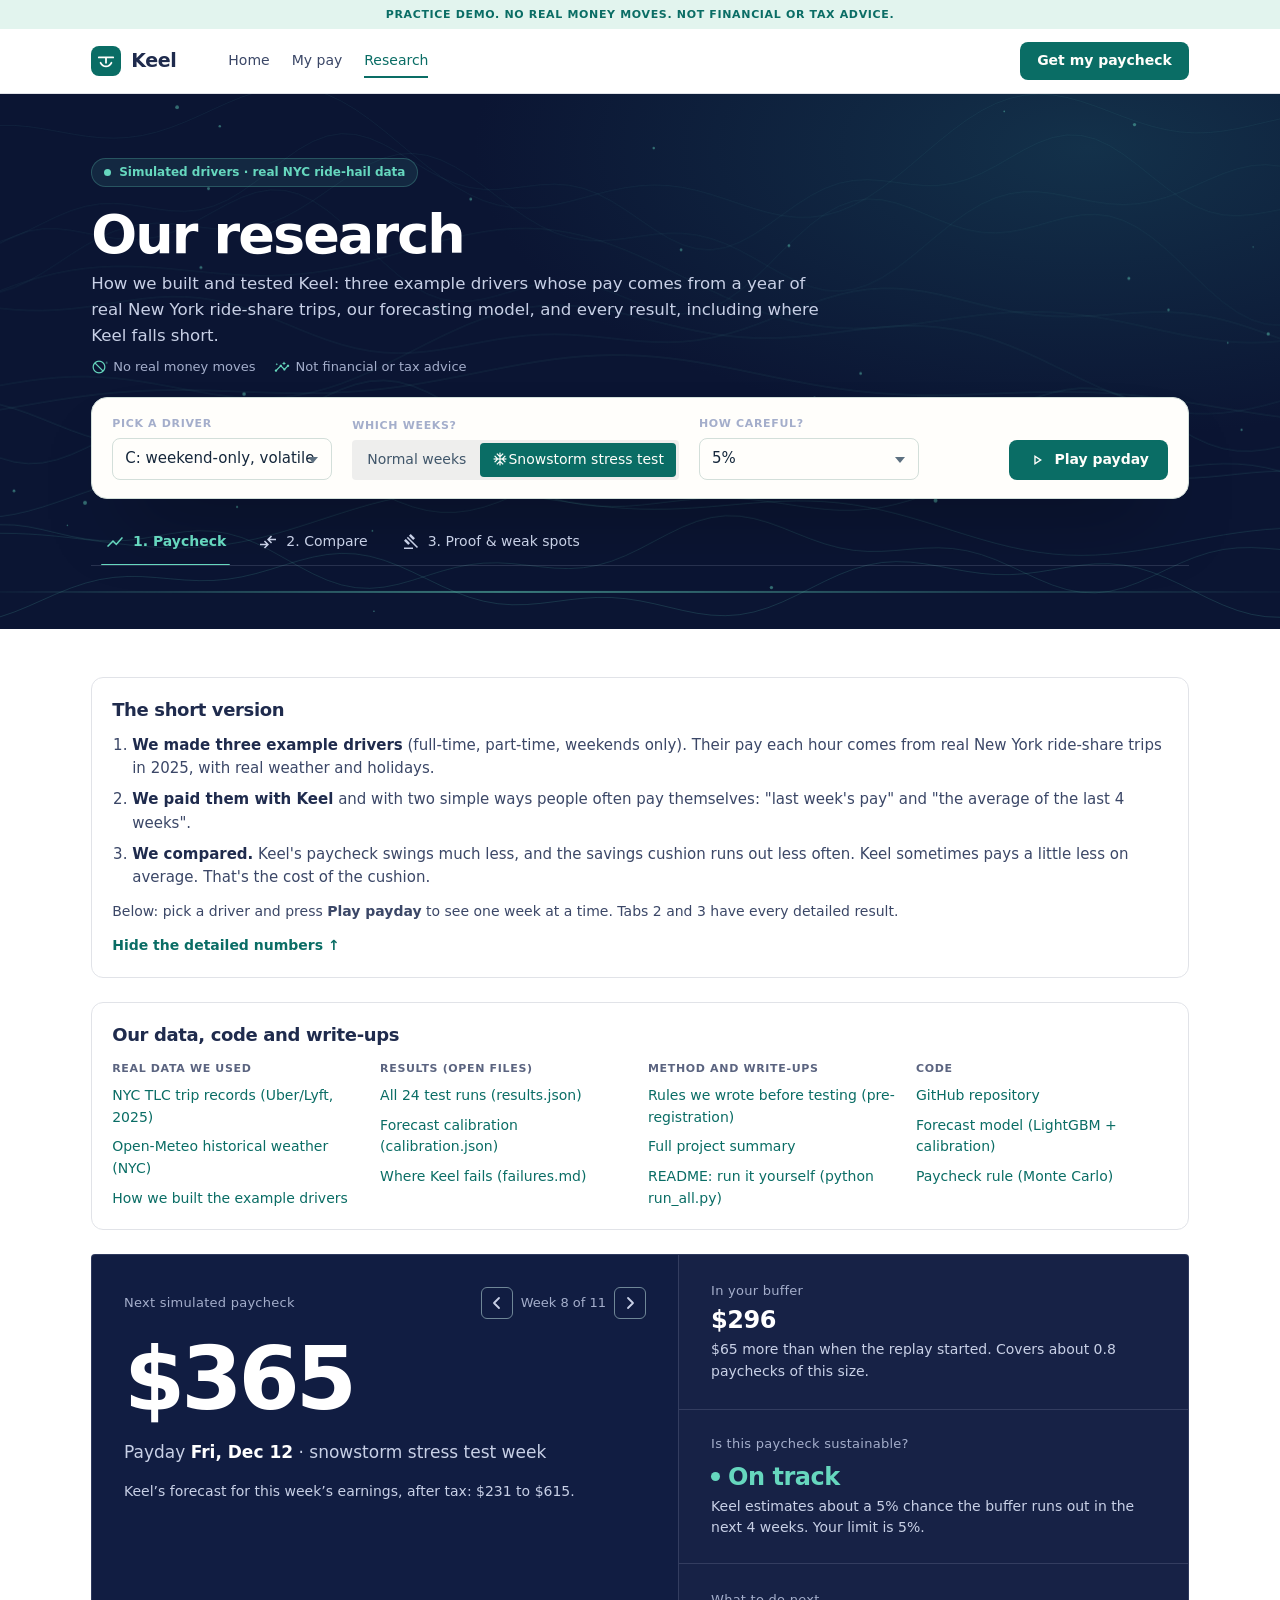
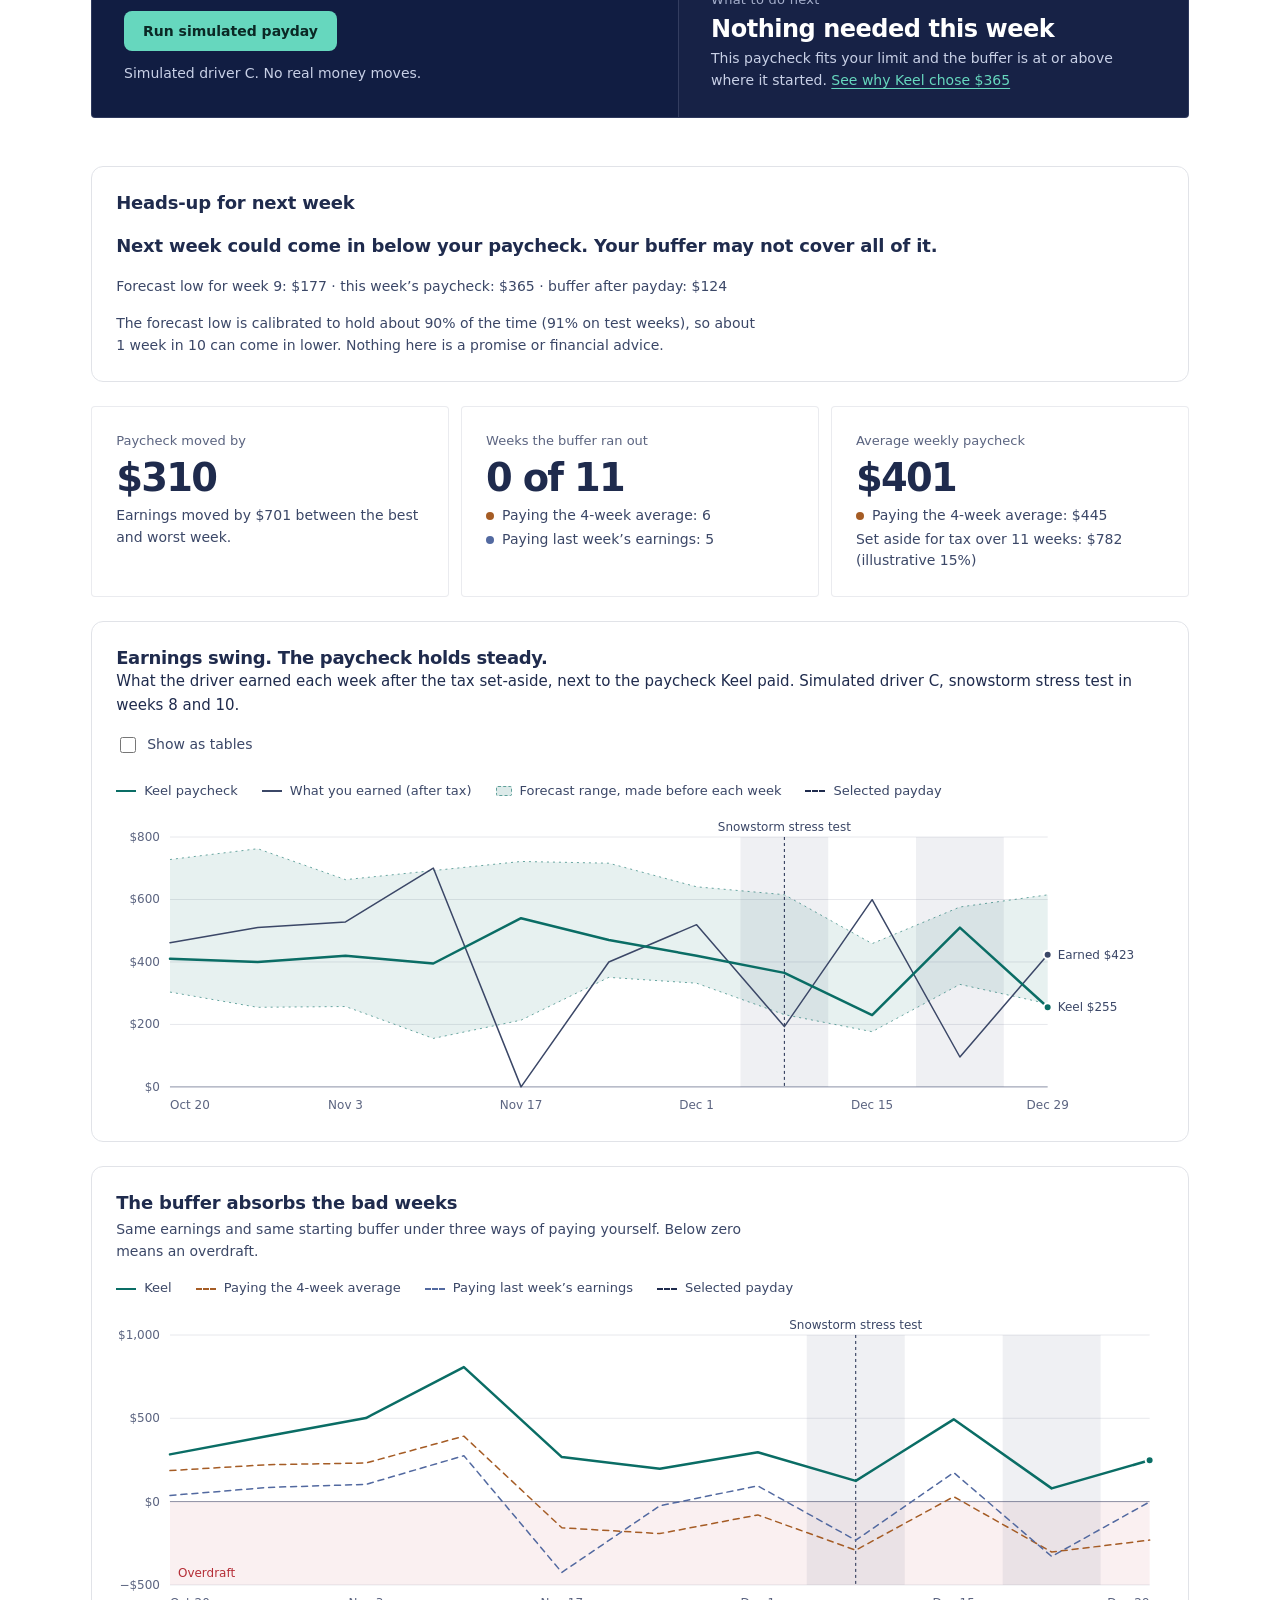
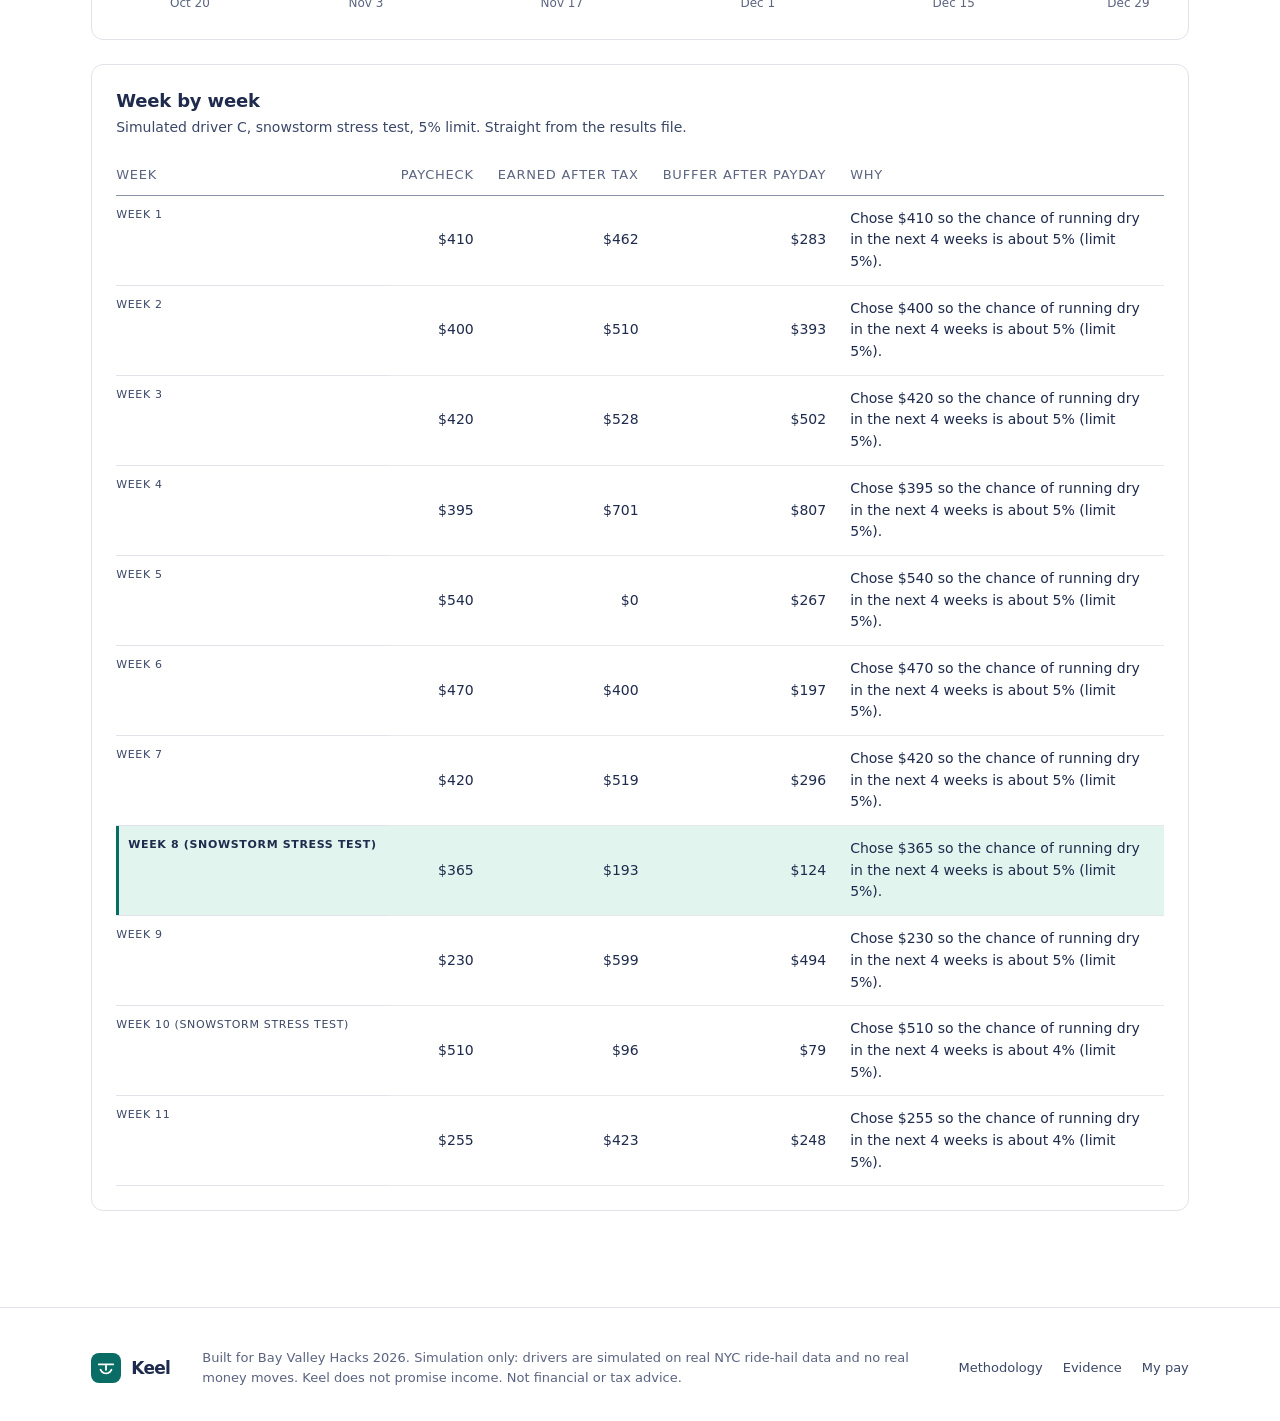
<file: app/index.html>
<!DOCTYPE html>
<html lang="en">
<head>
<meta charset="utf-8">
<meta name="viewport" content="width=device-width, initial-scale=1, viewport-fit=cover">
<title>Keel Research Demo</title>
<meta name="description" content="Keel research and evaluation demo: simulated drivers on real NYC ride-hail data, Monte Carlo paycheck rule, and where Keel loses. No real money, not financial or tax advice.">
<link rel="preconnect" href="https://fonts.googleapis.com">
<link rel="preconnect" href="https://fonts.gstatic.com" crossorigin>
<link href="https://fonts.googleapis.com/css2?family=Inter:wght@400..700&display=swap" rel="stylesheet">
<link href="https://fonts.googleapis.com/css2?family=Material+Symbols+Outlined:opsz,wght,FILL,GRAD@20..48,100..700,0..1,-50..200&display=block" rel="stylesheet">
<link rel="stylesheet" href="tokens.css">
<link rel="stylesheet" href="keel.css">
<link rel="stylesheet" href="ds.css">
<link rel="stylesheet" href="site.css">
<link rel="stylesheet" href="fx.css">
<script src="theme.js"></script>
</head>
<body>
<div class="fx-progress" aria-hidden="true"></div>
<a class="skip" href="#main">Skip to content</a>
<p class="strip">Practice demo. No real money moves. Not financial or tax advice.</p>
<header class="top"><div class="topin">
  <a class="brand" href="../" aria-label="Keel home"><span class="logo"><svg viewBox="0 0 20 20" aria-hidden="true"><path d="M2 6h16M10 6v6M4 12c1.5 3 4 4 6 4s4.5-1 6-4" fill="none" stroke="currentColor" stroke-width="2" stroke-linecap="round"/></svg></span>Keel</a>
  <nav class="links" aria-label="Main"><a href="../">Home</a><a href="my-pay.html">My pay</a><a href="./" aria-current="page">Research</a></nav>
  <div class="acts2"><a class="btn primary small2" href="my-pay.html">Get my paycheck</a></div>
</div></header>
<section class="phero" data-currents="dark" data-keel="0.93">
  <div class="pheroin">
    <span class="kicker"><span class="badge" id="badge"><span id="badgetext">Loading…</span></span></span>
    <div class="pagehead">
      <div class="t">
        <h1>Our research</h1>
        <p class="lede">How we built and tested Keel: three example drivers whose pay comes from a year of real New York ride-share trips, our forecasting model, and every result, including where Keel falls short.</p>
        <div class="meta"><span><span class="ms">block</span>No real money moves</span><span><span class="ms">insights</span>Not financial or tax advice</span></div>
      </div>
      <div class="acts">
        
      </div>
    </div>

    <section class="risecard controls" aria-label="Simulation settings">
      <label class="field" for="driver"><span class="caps">Pick a driver</span>
        <select id="driver"></select>
      </label>
      <div class="field wide" role="group" aria-label="Weeks to replay"><span class="caps">Which weeks?</span>
        <div class="seg">
          <button type="button" id="sc-normal" aria-pressed="false">Normal weeks</button>
          <button type="button" id="sc-storm" aria-pressed="true"><span class="ms" style="font-size:16px;vertical-align:-3px">ac_unit</span>Snowstorm stress test</button>
        </div>
      </div>
      <label class="field" for="risk" title="The chance of the buffer running out that you are willing to accept. Keel pays the most it can within it."><span class="caps">How careful?</span>
        <select id="risk"></select>
      </label>
      <button type="button" class="btn primary" id="runreplay" style="margin-left:auto;align-self:end"><span class="ms">play_arrow</span>Play payday</button>
    </section>

    <nav class="tabs expert" aria-label="Research views" hidden>
      <a href="#paycheck" data-view="paycheck"><span class="ms">show_chart</span>1. Paycheck</a>
      <a href="#plan" data-view="plan"><span class="ms">compare_arrows</span>2. Compare</a>
      <a href="#evidence" data-view="evidence"><span class="ms">gavel</span>3. Proof &amp; weak spots</a>
    </nav>
  </div>
</section>

<div class="content">
    <section class="card pad simplecard" data-fx>
      <h2>The short version</h2>
      <ol class="simple3">
        <li><b>We made three example drivers</b> (full-time, part-time, weekends only). Their pay each hour comes from real New York ride-share trips in 2025, with real weather and holidays.</li>
        <li><b>We paid them with Keel</b> and with two simple ways people often pay themselves: "last week's pay" and "the average of the last 4 weeks".</li>
        <li><b>We compared.</b> Keel's paycheck swings much less, and the savings cushion runs out less often. Keel sometimes pays a little less on average. That's the cost of the cushion.</li>
      </ol>
      <p class="hint">Below: pick a driver and press <b>Play payday</b> to see one week at a time. Tabs 2 and 3 have every detailed result.</p>
      <button type="button" class="linkbtn" id="expert-toggle" aria-expanded="false" style="justify-self:start">Hide the detailed numbers ↑</button>
    </section>
    <section class="card pad links-card" id="sources" aria-labelledby="src-h">
      <h2 id="src-h">Our data, code and write-ups</h2>
      <div class="linkgrid">
        <div><span class="caps">Real data we used</span>
          <a href="https://www.nyc.gov/site/tlc/about/tlc-trip-record-data.page" rel="noopener">NYC TLC trip records (Uber/Lyft, 2025)</a>
          <a href="https://open-meteo.com/en/docs/historical-weather-api" rel="noopener">Open-Meteo historical weather (NYC)</a>
          <a href="https://github.com/Sarthak-bit-coder/Keel--Bay_Valley_Hacks/blob/main/data/README.md" rel="noopener">How we built the example drivers</a></div>
        <div><span class="caps">Results (open files)</span>
          <a href="../outputs/results.json" download="keel-results.json">All 24 test runs (results.json)</a>
          <a href="../outputs/calibration.json" download="keel-calibration.json">Forecast calibration (calibration.json)</a>
          <a href="https://github.com/Sarthak-bit-coder/Keel--Bay_Valley_Hacks/blob/main/outputs/failures.md" rel="noopener">Where Keel fails (failures.md)</a></div>
        <div><span class="caps">Method and write-ups</span>
          <a href="https://github.com/Sarthak-bit-coder/Keel--Bay_Valley_Hacks/blob/main/docs/preregistration.md" rel="noopener">Rules we wrote before testing (pre-registration)</a>
          <a href="https://github.com/Sarthak-bit-coder/Keel--Bay_Valley_Hacks/blob/main/docs/app_summary.md" rel="noopener">Full project summary</a>
          <a href="https://github.com/Sarthak-bit-coder/Keel--Bay_Valley_Hacks/blob/main/README.md" rel="noopener">README: run it yourself (python run_all.py)</a></div>
        <div><span class="caps">Code</span>
          <a href="https://github.com/Sarthak-bit-coder/Keel--Bay_Valley_Hacks" rel="noopener">GitHub repository</a>
          <a href="https://github.com/Sarthak-bit-coder/Keel--Bay_Valley_Hacks/blob/main/src/model/train.py" rel="noopener">Forecast model (LightGBM + calibration)</a>
          <a href="https://github.com/Sarthak-bit-coder/Keel--Bay_Valley_Hacks/blob/main/src/policy/salary.py" rel="noopener">Paycheck rule (Monte Carlo)</a></div>
      </div>
    </section>
    <p class="note loaderr hidden" id="loaderr" role="alert"></p>

      <main id="main">
        <!-- 1. My paycheck -->
        <section class="view" id="view-paycheck" aria-labelledby="paycheck-h">
          <h1 class="sr-only" id="paycheck-h">My paycheck</h1>
          <div id="hero" aria-live="polite"><p class="skeleton">Loading the simulation…</p></div>
          <div id="payday" aria-live="polite"></div>
          <section class="card headsup" data-fx id="headsup" aria-labelledby="hu-h" aria-live="polite"></section>
          <section class="tiles" id="tiles" aria-label="How steady the paycheck was"></section>

          <section class="card" data-fx aria-labelledby="c1-h">
            <div class="cardtop">
              <header>
                <h2 id="c1-h">Earnings swing. The paycheck holds steady.</h2>
                <p id="c1sub"></p>
              </header>
              <label class="check"><input type="checkbox" id="tableview"> Show as tables</label>
            </div>
            <div class="legend" id="c1legend"></div>
            <div class="plot" id="c1"></div>
            <div class="scroll hidden" id="c1table"></div>
          </section>

          <section class="card" data-fx aria-labelledby="c2-h">
            <header>
              <h2 id="c2-h">The buffer absorbs the bad weeks</h2>
              <p>Same earnings and same starting buffer under three ways of paying yourself. Below zero means an overdraft.</p>
            </header>
            <div class="legend" id="c2legend"></div>
            <div class="plot" id="c2"></div>
            <div class="scroll hidden" id="c2table"></div>
          </section>

          <section class="card" data-fx aria-labelledby="wk-h">
            <header><h2 id="wk-h">Week by week</h2><p id="wksub"></p></header>
            <div class="scroll"><table id="weektable"></table></div>
          </section>
        </section>

        <!-- 2. Plan -->
        <section class="view" id="view-plan" aria-labelledby="plan-h" hidden>
          <div class="viewhead">
            <h1 id="plan-h">Plan your paycheck</h1>
            <p>Try a different paycheck, see what a bad stretch does, and check where each week's money went. Every number is read from runs that were already evaluated.</p>
          </div>
          <div class="split">
            <nav class="toc" aria-label="Plan sections">
              <button type="button" data-jump="opt-h">Choose a paycheck</button>
              <button type="button" data-jump="st-h">Stress test</button>
              <button type="button" data-jump="rec-h">Buffer recovery</button>
              <button type="button" data-jump="bd-h">Where the money went</button>
              <button type="button" data-jump="why-h">Why this paycheck?</button>
              <button type="button" data-jump="whatif-h">Compare all settings</button>
            </nav>
            <div class="stack">
              <section class="card" data-fx aria-labelledby="opt-h">
                <header>
                  <h2 id="opt-h">Choose a paycheck</h2>
                  <p id="optsub"></p>
                </header>
                <label class="field inline" for="optweek">Week <select id="optweek"></select></label>
                <fieldset id="optlist"><legend class="sr-only">Paycheck and risk options</legend></fieldset>
                <div id="optdetail" aria-live="polite"></div>
                <p class="note" id="optnote"></p>
              </section>

              <section class="card" data-fx aria-labelledby="st-h">
                <header>
                  <h2 id="st-h">Stress test</h2>
                  <p id="stsub"></p>
                </header>
                <div class="seg" id="stseg" role="group" aria-label="Stress scenario"></div>
                <div id="stbody" aria-live="polite"></div>
                <div id="stcharts" class="stack">
                  <h3 class="relh3">Take-home pay and Keel paycheck</h3>
                  <div class="legend" id="stleg1"></div>
                  <div class="plot" id="stc1"></div>
                  <h3 class="relh3">Buffer under each way of paying</h3>
                  <div class="legend" id="stleg2"></div>
                  <div class="plot" id="stc2"></div>
                </div>
                <p class="note" id="stnote"></p>
              </section>

              <section class="card" data-fx aria-labelledby="rec-h">
                <header>
                  <h2 id="rec-h">Buffer recovery</h2>
                  <p id="recsub"></p>
                </header>
                <div id="recbody" aria-live="polite"></div>
                <h3 class="relh3">Buffer under each risk limit</h3>
                <div class="legend" id="recleg"></div>
                <div class="plot" id="recchart"></div>
                <div class="scroll"><table id="rectable"></table></div>
                <p class="note" id="recnote"></p>
              </section>

              <section class="card" data-fx aria-labelledby="bd-h">
                <header>
                  <h2 id="bd-h">Where the money went</h2>
                  <p id="bdsub"></p>
                </header>
                <label class="field inline" for="bdweek">Week <select id="bdweek"></select></label>
                <div id="bdbody" class="stack" aria-live="polite"></div>
                <p class="note" id="bdnote"></p>
              </section>

              <section class="card" data-fx aria-labelledby="why-h" id="whycard">
                <header>
                  <h2 id="why-h">Why this paycheck?</h2>
                  <p id="whysub"></p>
                </header>
                <div id="whybody" class="stack" aria-live="polite"></div>
                <details class="whyhow">
                  <summary>How Keel sets a paycheck</summary>
                  <ol class="whysteps">
                    <li><b>Forecast a range.</b> Keel estimates a low and a high case for next week's take-home pay. The wider the range, the less sure it is.</li>
                    <li><b>Imagine many possible weeks.</b> It plays out hundreds of possible next few weeks inside that range.</li>
                    <li><b>Try paychecks from high to low.</b> It starts at a cap and steps down $5 at a time.</li>
                    <li><b>Stop at the first one within your limit.</b> It keeps the first paycheck where the chance of the buffer running dry stays within your limit.</li>
                  </ol>
                  <p class="note">More uncertainty (a wider range) or a smaller buffer means a lower paycheck. A bigger buffer or a looser limit means a higher one. Keel does not show which model inputs mattered most, because the results file does not record that.</p>
                </details>
                <h3 class="relh3">Decision log</h3>
                <p class="note">Keel's reason for each week's paycheck. Pick a week to explain it above.</p>
                <div class="scroll"><table id="log"></table></div>
                <p class="note" id="whynote"></p>
              </section>

              <section class="card" data-fx aria-labelledby="whatif-h">
                <header>
                  <h2 id="whatif-h">Compare all settings</h2>
                  <p id="whatifsub"></p>
                </header>
                <p class="note" id="whatifsum"></p>
                <div class="scroll"><table id="whatif"></table></div>
              </section>
            </div>
          </div>
        </section>

        <!-- 3. Evidence -->
        <section class="view" id="view-evidence" aria-labelledby="evidence-h" hidden>
          <div class="viewhead">
            <h1 id="evidence-h">The evidence</h1>
            <p>How well the forecasts held up, how Keel compares with simpler rules, and where it loses. For readers who want to check the work.</p>
          </div>
          <div class="split">
            <nav class="toc" aria-label="Evidence sections">
              <button type="button" data-jump="how-h">How it works</button>
              <button type="button" data-jump="score-h">Scorecard</button>
              <button type="button" data-jump="rel-h">Forecast reliability</button>
              <button type="button" data-jump="bm-h">Benchmark</button>
              <button type="button" data-jump="lose-h">Where Keel loses</button>
              <button type="button" data-jump="checks-h">Safety checks</button>
            </nav>
            <div class="stack">
              <section class="card" data-fx aria-labelledby="how-h">
                <header><h2 id="how-h">How it works</h2><p>Four steps run every week for each simulated driver.</p></header>
                <ol class="steps">
                  <li><b>Hold</b><span>Gig payouts land in a buffer, not straight in checking. A share is set aside for tax.</span></li>
                  <li><b>Forecast</b><span>LightGBM predicts a low, middle and high case for next week’s take-home pay.</span></li>
                  <li><b>Calibrate</b><span>Conformal prediction adjusts the low case so it is right as often as it claims.</span></li>
                  <li><b>Pay</b><span>A Monte Carlo test picks the highest salary that keeps the chance of an empty buffer under your limit.</span></li>
                </ol>
              </section>

              <section class="card" data-fx aria-labelledby="score-h">
                <header>
                  <h2 id="score-h">Scorecard</h2>
                  <p>The three questions we wrote down before the real run, answered from the results file for the driver and settings selected above.</p>
                </header>
                <div class="scroll"><table id="score"></table></div>
                <p class="note" id="loses"></p>
              </section>

              <section class="card" data-fx aria-labelledby="rel-h">
                <header>
                  <h2 id="rel-h">Forecast reliability</h2>
                  <p id="relsub"></p>
                </header>
                <p class="note" id="relexplain"></p>
                <div id="calib" class="stack"></div>
                <h3 class="relh3">Forecast range against what was earned</h3>
                <div class="legend" id="rellegend"></div>
                <div class="plot" id="relchart"></div>
                <div class="scroll"><table id="relstats"></table></div>
                <h3 class="relh3">Largest misses</h3>
                <div class="scroll"><table id="relworst"></table></div>
                <p class="note" id="relnote"></p>
              </section>

              <section class="card" data-fx aria-labelledby="bm-h">
                <header>
                  <h2 id="bm-h">Benchmark: Keel against simple pay rules</h2>
                  <p id="bmsub"></p>
                </header>
                <div class="scroll"><table id="bmtable"></table></div>
                <div class="legend" id="bmleg"></div>
                <div class="bmgrid" id="bmbars"></div>
                <h3 class="relh3">Across every run in the file</h3>
                <ul class="plain" id="bmtally"></ul>
                <h3 class="relh3">Model ablation (separate from the policy benchmark)</h3>
                <p class="note" id="bmabl"></p>
                <p class="note" id="bmnote"></p>
              </section>

              <section class="card" data-fx aria-labelledby="lose-h">
                <header><h2 id="lose-h">Where Keel loses</h2><p>Across every driver, scenario and limit in the results file, not only the one selected above.</p></header>
                <ul class="plain" id="losslist"></ul>
              </section>

              <section class="card" data-fx aria-labelledby="checks-h">
                <header><h2 id="checks-h">Safety checks</h2><p>Plain arithmetic that must hold every week, whatever the model says.</p></header>
                <div class="scroll"><table id="checks"></table></div>
              </section>
            </div>
          </div>
        </section>
      </main>

</div>
<footer class="foot"><div class="footin"><a class="brand" href="../"><span class="logo"><svg viewBox="0 0 20 20" aria-hidden="true"><path d="M2 6h16M10 6v6M4 12c1.5 3 4 4 6 4s4.5-1 6-4" fill="none" stroke="currentColor" stroke-width="2" stroke-linecap="round"/></svg></span>Keel</a><p>Built for Bay Valley Hacks 2026. Simulation only: drivers are simulated on real NYC ride-hail data and no real money moves. Keel does not promise income. Not financial or tax advice.</p><nav aria-label="Footer"><a href="../#how">Methodology</a><a href="index.html#evidence">Evidence</a><a href="my-pay.html">My pay</a></nav></div></footer>
<div class="toast" id="toast" role="status" aria-live="polite"></div>

<script src="data.js"></script>
<script src="benchmark.js"></script>
<script src="recovery.js"></script>
<script src="paycheck.js"></script>
<script src="charts.js"></script>
<script src="ui.js"></script>
<script src="motion.js"></script>
<script src="bg.js"></script>
<script src="fx.js"></script>
<script>
// Detailed research is optional: the extra tabs and cards show only when someone asks for them.
(function () {
  var b = document.getElementById("expert-toggle");
  function set(on) {
    document.documentElement.classList.toggle("expert-on", on);
    document.querySelector(".tabs.expert").hidden = !on;
    b.setAttribute("aria-expanded", String(on));
    b.textContent = on ? "Hide the detailed numbers ↑" : "Show all the detailed numbers (for experts) ↓";
    if (!on && location.hash && location.hash !== "#paycheck") showView("paycheck");
  }
  b.addEventListener("click", function () { set(!document.documentElement.classList.contains("expert-on")); });
  set(true);  // the Research tab shows everything by default; the button can hide the details
})();
// "Run simulated payday" in the control bar: opens the Paycheck view and presses the same button as the hero card.
document.getElementById("runreplay").addEventListener("click", function () {
  if (location.hash.slice(1) !== "paycheck") showView("paycheck");
  var b = document.getElementById("runpay");
  if (b) { b.click(); document.getElementById("hero").scrollIntoView({ block: "center", behavior: "smooth" }); }
});
</script>
</body>
</html>
</file>
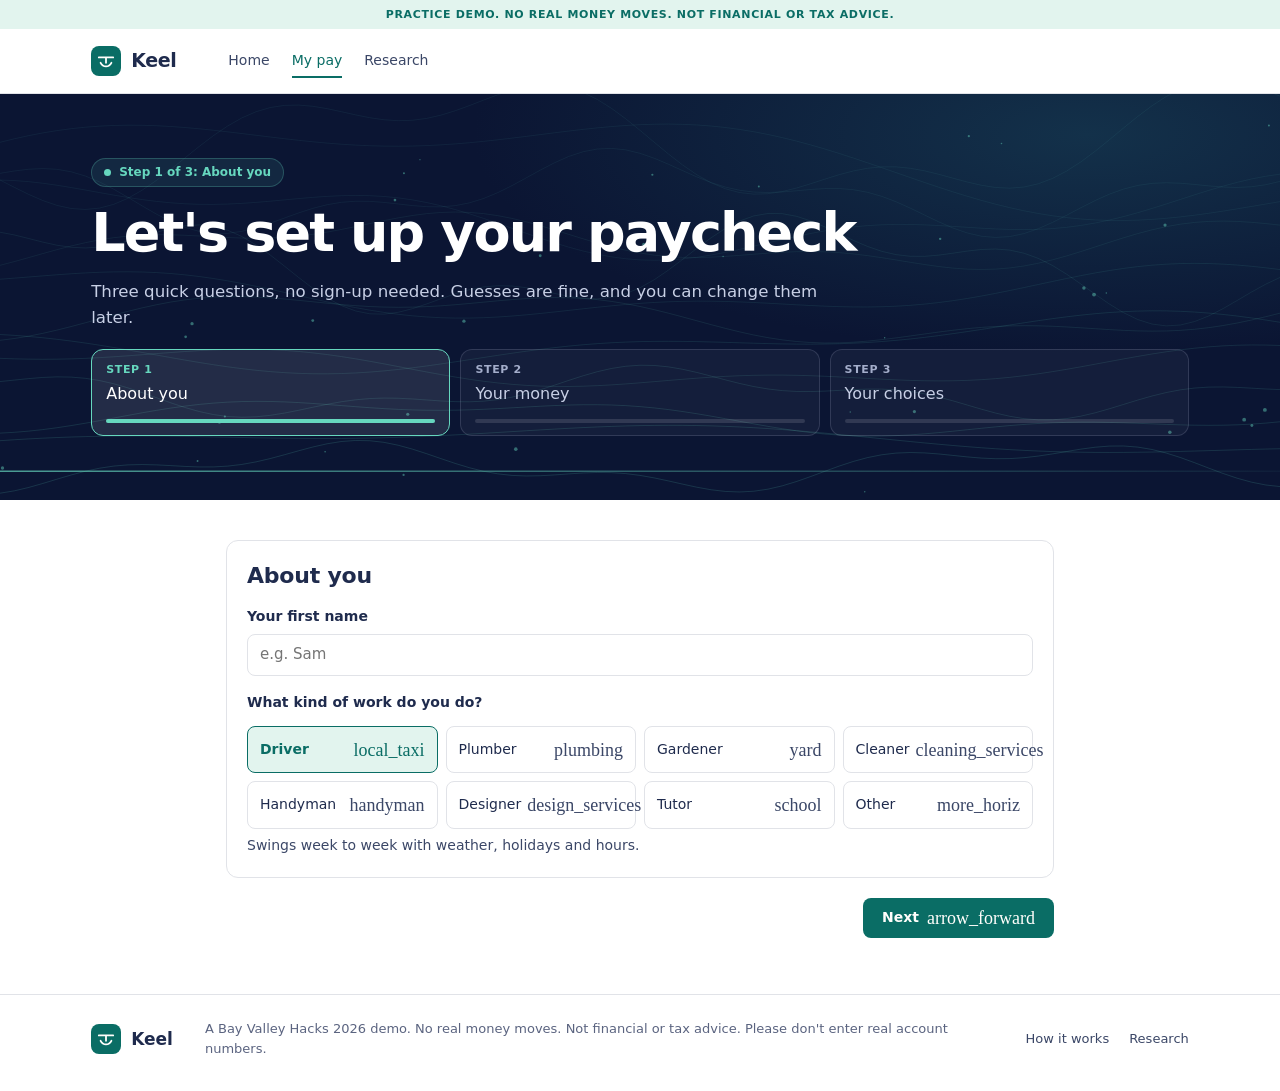
<file: app/my-pay.html>
<!doctype html>
<html lang="en">
<head>
<meta charset="utf-8">
<meta http-equiv="Content-Security-Policy" content="default-src 'self'; script-src 'self'; style-src 'self' 'unsafe-inline' https://fonts.googleapis.com; font-src https://fonts.gstatic.com; img-src 'self' data:; connect-src 'self'; frame-src 'none'; form-action 'self'; base-uri 'self'; object-src 'none'">
<meta name="referrer" content="strict-origin-when-cross-origin">
<meta name="viewport" content="width=device-width, initial-scale=1, viewport-fit=cover">
<title>Keel My Pay</title>
<meta name="description" content="Log your weekly pay and see a steady weekly paycheck. Demo only: no real money moves, not financial or tax advice.">
<link rel="preconnect" href="https://fonts.googleapis.com">
<link rel="preconnect" href="https://fonts.gstatic.com" crossorigin>
<link href="https://fonts.googleapis.com/css2?family=Inter:wght@400..700&display=swap" rel="stylesheet">
<link href="https://fonts.googleapis.com/css2?family=Material+Symbols+Outlined:opsz,wght,FILL,GRAD@20..48,100..700,0..1,-50..200&display=block" rel="stylesheet">
<link rel="stylesheet" href="tokens.css">
<link rel="stylesheet" href="ds.css">
<link rel="stylesheet" href="mypay.css">
<link rel="stylesheet" href="site.css">
<link rel="stylesheet" href="fx.css">
<script src="theme.js"></script>
</head>
<body>
<div class="fx-progress" aria-hidden="true"></div>
<a class="skip" href="#main">Skip to content</a>
<p class="strip">Practice demo. No real money moves. Not financial or tax advice.</p>
<header class="top"><div class="topin">
  <a class="brand" href="../" aria-label="Keel home"><span class="logo"><svg viewBox="0 0 20 20" aria-hidden="true"><path d="M2 6h16M10 6v6M4 12c1.5 3 4 4 6 4s4.5-1 6-4" fill="none" stroke="currentColor" stroke-width="2" stroke-linecap="round"/></svg></span>Keel</a>
  <nav class="links" aria-label="Main"><a href="../">Home</a><a href="my-pay.html" aria-current="page">My pay</a><a href="./">Research</a></nav>
  <div class="acts2"><span id="tb-avatar" hidden></span></div>
</div></header>

<!-- ================= Sign-up questions ================= -->
<div id="v-profile" hidden>
  <section class="phero" data-currents="dark" data-keel="0.93">
    <div class="pheroin wizhero">
      <span class="kicker"><span class="dot"></span><span id="p-stage">Step 1 of 3</span></span>
      <h1 id="p-title">Let's set up your paycheck</h1>
      <p class="lede">Three quick questions, no sign-up needed. Guesses are fine, and you can change them later.</p>
      <ol class="stepper3" id="p-steps">
        <li data-step="1"><button type="button"><span class="caps">Step 1</span><b>About you</b><i></i></button></li>
        <li data-step="2"><button type="button"><span class="caps">Step 2</span><b>Your money</b><i></i></button></li>
        <li data-step="3"><button type="button"><span class="caps">Step 3</span><b>Your choices</b><i></i></button></li>
      </ol>
    </div>
  </section>
  <main class="wizard">
    <form id="f-profile" novalidate>
      <section class="card pad" data-fx data-pane="1">
        <h2>About you</h2>
        <label class="lf" for="p-name"><span class="lab">Your first name</span>
          <input id="p-name" maxlength="60" autocomplete="given-name" placeholder="e.g. Sam">
        </label>
        <div class="lf">
          <span class="lab">What kind of work do you do?</span>
          <div class="jobtiles" id="p-jobtiles" role="radiogroup" aria-label="Kind of work"></div>
          <span class="hint" id="p-jobshape"></span>
        </div>
      </section>

      <section class="card pad" data-fx data-pane="2" hidden>
        <h2>Your money</h2>
        <p class="hint">Rough numbers are fine. Please don't enter real account numbers.</p>
        <div class="two">
          <label class="lf" for="p-pay"><span class="lab">How much do you usually earn in a week?</span>
            <span class="inwrap left"><span class="cur">$</span><input id="p-pay" type="number" inputmode="decimal" min="0" max="99999" step="1" placeholder="800"></span>
            <span class="hint">Before taxes. An average week is fine.</span>
          </label>
          <label class="lf" for="p-savings"><span class="lab">How much savings do you have now?</span>
            <span class="inwrap left"><span class="cur">$</span><input id="p-savings" type="number" inputmode="decimal" min="0" max="9999999" step="1" placeholder="500"></span>
            <span class="hint">This becomes your starting cushion.</span>
          </label>
        </div>
        <fieldset class="bills">
          <legend class="lab">Your bills each month</legend>
          <div class="billgrid">
            <label for="x-housing"><span>Rent or home</span><span class="inwrap left"><span class="cur">$</span><input id="x-housing" data-bill="housing" type="number" min="0" step="1" placeholder="0"></span></label>
            <label for="x-utilities"><span>Utilities &amp; phone</span><span class="inwrap left"><span class="cur">$</span><input id="x-utilities" data-bill="utilities" type="number" min="0" step="1" placeholder="0"></span></label>
            <label for="x-food"><span>Food</span><span class="inwrap left"><span class="cur">$</span><input id="x-food" data-bill="food" type="number" min="0" step="1" placeholder="0"></span></label>
            <label for="x-transport"><span>Car &amp; travel</span><span class="inwrap left"><span class="cur">$</span><input id="x-transport" data-bill="transport" type="number" min="0" step="1" placeholder="0"></span></label>
            <label for="x-debt"><span>Loans &amp; cards</span><span class="inwrap left"><span class="cur">$</span><input id="x-debt" data-bill="debt" type="number" min="0" step="1" placeholder="0"></span></label>
            <label for="x-other"><span>Everything else</span><span class="inwrap left"><span class="cur">$</span><input id="x-other" data-bill="other" type="number" min="0" step="1" placeholder="0"></span></label>
          </div>
          <p class="total" id="p-billtotal">Total: $0 a month</p>
        </fieldset>
      </section>

      <section class="card pad" data-fx data-pane="3" hidden>
        <h2>Your choices</h2>
        <div class="lf">
          <span class="lab">How much should we set aside for taxes?</span>
          <div class="seg taxseg" id="p-taxseg" role="group" aria-label="Tax set-aside"></div>
          <span class="hint">We put this much of each week's pay aside so tax time isn't a surprise. 15% is a common starting point. Ask a tax pro for your real number.</span>
        </div>
        <div class="lf">
          <span class="lab">How careful should your paycheck be?</span>
          <div class="risktiles" id="p-risktiles"></div>
          <span class="hint">Safer means a slightly smaller paycheck but a bigger savings cushion.</span>
        </div>
        <label class="checkrow" id="p-example-wrap" for="p-example">
          <input id="p-example" type="checkbox" checked>
          <span><b>Fill in 26 practice weeks for me</b><span class="hint">Made-up weeks based on your answers, so you can see how it works right away. Delete them any time.</span></span>
        </label>
      </section>

      <div class="wizfoot">
        <button type="button" class="btn quiet" id="p-back"><span class="ms">arrow_back</span>Back</button>
        <button type="button" class="linkbtn" id="p-cancel" hidden>Cancel</button>
        <span class="grow"></span>
        <button class="btn primary" type="submit" id="p-save">Next<span class="ms">arrow_forward</span></button>
      </div>
      <p class="msg" id="p-msg" role="status"></p>
    </form>
  </main>
</div>

<!-- ================= Dashboard ================= -->
<div id="v-dash" hidden>
  <section class="phero" data-currents="dark" data-keel="0.93">
    <div class="pheroin">
      <div class="dashhead">
        <div>
          <h1 id="d-hello">Hi</h1>
          <p class="lede" id="d-who"></p>
        </div>
        <a class="btn primary" href="#weeks" data-add><span class="ms">add</span>Add this week's pay</a>
      </div>
      <div id="hero-cards" class="herocards" hidden>
        <div class="kpi accent big">
          <span class="caps">Your paycheck next week</span>
          <div class="v" id="ph-pay"></div>
          <span class="s" id="ph-when"></span>
        </div>
        <div class="kpi">
          <span class="caps"><span class="ms">receipt_long</span> Your bills</span>
          <div class="v" id="k-bills"></div>
          <span class="s" id="k-billsub"></span>
        </div>
        <div class="kpi">
          <span class="caps"><span class="ms">savings</span> Savings cushion</span>
          <div class="v" id="k-buf"></div>
          <span class="s" id="k-bufsub"></span>
        </div>
        <div class="kpi">
          <span class="caps"><span class="ms">account_balance</span> Set aside for taxes</span>
          <div class="v" id="k-tax"></div>
          <span class="s" id="k-taxsub"></span>
        </div>
      </div>
      <nav class="tabs" aria-label="My pay sections">
        <a href="#home" data-sec="home"><span class="ms">home</span>Home</a>
        <a href="#weeks" data-sec="weeks"><span class="ms">calendar_month</span>My weeks</a>
        <a href="#example" data-sec="example"><span class="ms">help</span>Example</a>
        <a href="#settings" data-sec="settings"><span class="ms">settings</span>Settings</a>
      </nav>
    </div>
  </section>

  <main class="content" id="main">
    <p class="msg err" id="g-msg" role="alert"></p>

    <!-- Home -->
    <section class="sec" data-sec="home" aria-label="Home">
      <section class="card pad empty-card" data-fx id="d-empty" hidden>
        <span class="ms big">hourglass_top</span>
        <h2>Add 4 weeks of pay to see your paycheck</h2>
        <p class="hint">Keel needs a few weeks to see how your pay goes up and down.</p>
        <div class="row center"><a class="btn primary" href="#weeks">Add my weeks</a><button type="button" class="btn quiet" id="d-example1">Use practice weeks</button></div>
      </section>

      <div id="d-results" class="stack" hidden>
        <div id="d-warn"></div>
        <section class="card pad cushion" data-fx>
          <div class="row between"><h2>Your savings cushion</h2><a class="linkbtn" href="#example">Confused? See an example →</a></div>
          <p class="hint">Extra money from good weeks goes in. Slow weeks take money out. That's how your paycheck stays the same.</p>
          <div class="cbar"><div class="cbarfill" id="cbar"></div></div>
          <p class="cnow" id="cnow"></p>
          <p class="lastweek" id="lastweek"></p>
        </section>
        <section class="card pad" data-fx>
          <h2>Why this amount?</h2>
          <p class="quote" id="ph-reason"></p>
          <p class="hint" id="ph-basis"></p>
        </section>
        <section class="card pad" data-fx>
          <div class="cardtop"><div><h2>Your pay vs. your paycheck</h2><p class="hint">Your pay jumps around. Your Keel paycheck stays steady.</p></div></div>
          <div class="legend">
            <span><i class="key" style="border-color:var(--ink2);border-top-style:dashed"></i>What you earned (after taxes)</span>
            <span><i class="key" style="border-color:var(--keel);border-top-width:3px"></i>Your Keel paycheck</span>
          </div>
          <div class="plot" id="c-pay"></div>
        </section>
        <section class="card pad" data-fx>
          <h2>How your money moves each week</h2>
          <ol class="simple3">
            <li><b>You earn money</b> from your work, like normal.</li>
            <li><b>We set aside <span id="how-tax">15%</span> for taxes</b>, so tax time isn't a surprise.</li>
            <li><b>The rest goes into your cushion.</b></li>
            <li><b>Keel pays you the same paycheck</b> from the cushion every week.</li>
          </ol>
          <p class="hint">Keel is a practice tool: no real money moves. It shows what your paycheck would be if you paid yourself this way.</p>
        </section>
      </div>
    </section>

    <!-- My weeks -->
    <section class="sec" data-sec="weeks" aria-label="My weeks" hidden>
      <section class="card pad" data-fx>
        <h2>Add a week</h2>
        <form id="f-entry" novalidate>
          <div class="entry">
            <label class="lf" for="e-week"><span class="lab">Which week?</span><input id="e-week" type="date" required></label>
            <label class="lf" for="e-gross"><span class="lab">How much did you earn?</span><span class="inwrap left"><span class="cur">$</span><input id="e-gross" type="number" inputmode="decimal" min="0" max="99999" step="0.01" required placeholder="0"></span></label>
            <label class="lf" for="e-note"><span class="lab">Note (optional)</span><input id="e-note" maxlength="80" placeholder="e.g. snow week"></label>
            <button class="btn primary" type="submit" id="e-add"><span class="ms">add</span>Save week</button>
          </div>
          <p class="preview" id="e-preview"></p>
          <p class="msg" id="e-msg" role="status"></p>
        </form>
      </section>

      <section class="card pad" data-fx id="w-compare" hidden>
        <h2>Did Keel help? Your weeks with and without it</h2>
        <p class="hint">"Without Keel" means spending whatever you earned that week (after taxes). "With Keel" means getting your steady paycheck. Your bills are <b id="w-billsline"></b>.</p>
        <div class="vs">
          <div class="without"><span class="caps">Without Keel</span><b id="w-short0"></b><span id="w-short0s"></span></div>
          <div class="with"><span class="caps">With Keel</span><b id="w-short1"></b><span id="w-short1s"></span></div>
        </div>
        <div class="legend">
          <span><i class="swatch" style="background:var(--ink2);opacity:.35"></i>What you earned (after taxes)</span>
          <span><i class="swatch" style="background:var(--crit);opacity:.6"></i>Weeks below your bills</span>
          <span><i class="key" style="border-color:var(--keel);border-top-width:3px"></i>Your Keel paycheck</span>
          <span><i class="key" style="border-color:var(--avg4);border-top-style:dashed"></i>Your weekly bills</span>
        </div>
        <div class="plot" id="c-weeks"></div>
        <h3 class="sub3">Your cushion over time</h3>
        <p class="hint">Good weeks fill it up. Slow weeks use it. This is what keeps your paycheck steady.</p>
        <div class="plot" id="c-cushion"></div>
      </section>

      <section class="card" data-fx>
        <div class="cardtop pad">
          <div><h2>Week by week</h2><p class="hint">What you earned, what went into or out of your cushion, and what Keel paid you. Your paycheck starts from your 5th week.</p></div>
          <div class="row">
            <button type="button" class="btn quiet" data-export="csv"><span class="ms">download</span>Download</button>
            <button type="button" class="btn quiet" id="d-example2">Use practice weeks</button>
          </div>
        </div>
        <div class="scroll"><table id="e-table"></table></div>
        <div class="pager"><span id="e-foot"></span><span class="btns"><button type="button" class="btn quiet" id="e-prev">Newer</button><span id="e-page"></span><button type="button" class="btn quiet" id="e-next">Older</button></span></div>
      </section>
    </section>

    <!-- Example with real New York data -->
    <section class="sec" data-sec="example" aria-label="Example" hidden>
      <section class="card pad" data-fx>
        <span class="caps">Example</span>
        <h2>Meet a weekend ride-share driver in New York</h2>
        <p>This driver is made up, but their pay is real: every hour they drive, they earn what real New York ride-share drivers earned in that same hour in 2025. They only drive on weekends, so their pay jumps around a lot. Two of these weeks had big snowstorms.</p>
        <div class="vs ex3">
          <div class="without"><span class="caps">Their pay each week</span><b id="ex-swing0"></b><span>difference between their best and worst week</span></div>
          <div class="with"><span class="caps">Their Keel paycheck</span><b id="ex-swing1"></b><span>difference between their biggest and smallest paycheck</span></div>
          <div class="with"><span class="caps">Weeks they ran out of money</span><b id="ex-od"></b><span id="ex-ods"></span></div>
        </div>
        <div class="legend">
          <span><i class="swatch" style="background:var(--ink2);opacity:.35"></i>What they earned (after taxes)</span>
          <span><i class="key" style="border-color:var(--keel);border-top-width:3px"></i>Their Keel paycheck</span>
        </div>
        <div class="plot" id="c-ex"></div>
        <p class="lastweek" id="ex-snow"></p>
        <h3 class="sub3">Their cushion</h3>
        <div class="plot" id="c-excush"></div>
        <p class="hint">From our test: Keel replayed 11 real weeks it had never seen before. <a href="./">See the full research</a> if you're curious.</p>
      </section>
    </section>

    <!-- Settings -->
    <section class="sec" data-sec="settings" aria-label="Settings" hidden>
      <div class="grid2 even">
        <section class="card pad" data-fx>
          <h2>About you</h2>
          <label class="lf" for="s-name"><span class="lab">First name</span><input id="s-name" maxlength="60"></label>
          <label class="lf" for="s-job"><span class="lab">Kind of work</span><select id="s-job"></select></label>
          <label class="lf" for="s-pay"><span class="lab">Usual weekly pay</span><span class="inwrap left"><span class="cur">$</span><input id="s-pay" type="number" min="0" step="1"></span></label>
          <label class="lf" for="s-savings"><span class="lab">Savings you started with</span><span class="inwrap left"><span class="cur">$</span><input id="s-savings" type="number" min="0" step="1"></span></label>
        </section>
        <section class="card pad" data-fx>
          <h2>Your choices</h2>
          <div class="lf"><span class="lab">Set aside for taxes</span><div class="seg taxseg" id="s-taxseg" role="group" aria-label="Tax set-aside"></div></div>
          <div class="lf"><span class="lab">How careful should your paycheck be?</span><div class="risktiles" id="s-risk"></div></div>
          <div class="lf"><span class="lab">Monthly bills</span><span class="hint" id="s-bills"></span><button type="button" class="linkbtn" id="d-edit" style="justify-self:start">Change my bills →</button></div>
        </section>
      </div>
      <div class="savebar card pad">
        <span class="hint">Saved in this browser.</span>
        <span class="grow"></span>
        <button type="button" class="btn quiet" id="s-discard">Undo changes</button>
        <button type="button" class="btn primary" id="s-save"><span class="ms">check</span>Save</button>
      </div>
      <section class="card pad" data-fx>
        <h2>Your data</h2>
        <p class="hint">Everything you enter stays only in this browser. Nothing is sent anywhere.</p>
        <div class="setrow"><div><b>Download my data</b><span class="hint">All your weeks as a spreadsheet file.</span></div><button type="button" class="btn quiet" data-export="csv"><span class="ms">download</span>Download</button></div>
        <div class="setrow"><div><b>Delete all my weeks</b><span class="hint">Keeps your answers, removes your weeks.</span></div><span id="clear-wrap"><button type="button" class="btn danger" id="d-clear">Delete</button></span></div>
        <div class="setrow"><div><b>Start over</b><span class="hint">Erase everything and answer the 3 questions again.</span></div><button type="button" class="btn danger" id="d-out"><span class="ms">restart_alt</span>Start over</button></div>
      </section>
    </section>

  </main>
</div>

<footer class="foot"><div class="footin"><a class="brand" href="../"><span class="logo"><svg viewBox="0 0 20 20" aria-hidden="true"><path d="M2 6h16M10 6v6M4 12c1.5 3 4 4 6 4s4.5-1 6-4" fill="none" stroke="currentColor" stroke-width="2" stroke-linecap="round"/></svg></span>Keel</a><p>A Bay Valley Hacks 2026 demo. No real money moves. Not financial or tax advice. Please don't enter real account numbers.</p><nav aria-label="Footer"><a href="../#how">How it works</a><a href="./">Research</a></nav></div></footer>

<div class="toast" id="toast" role="status" aria-live="polite"></div>

<script src="data.js"></script>
<script src="engine.js"></script>
<script src="jobs.js"></script>
<script src="store.js"></script>
<script src="mypay.js"></script>
<script src="bg.js"></script>
<script src="fx.js"></script>
</body>
</html>
</file>
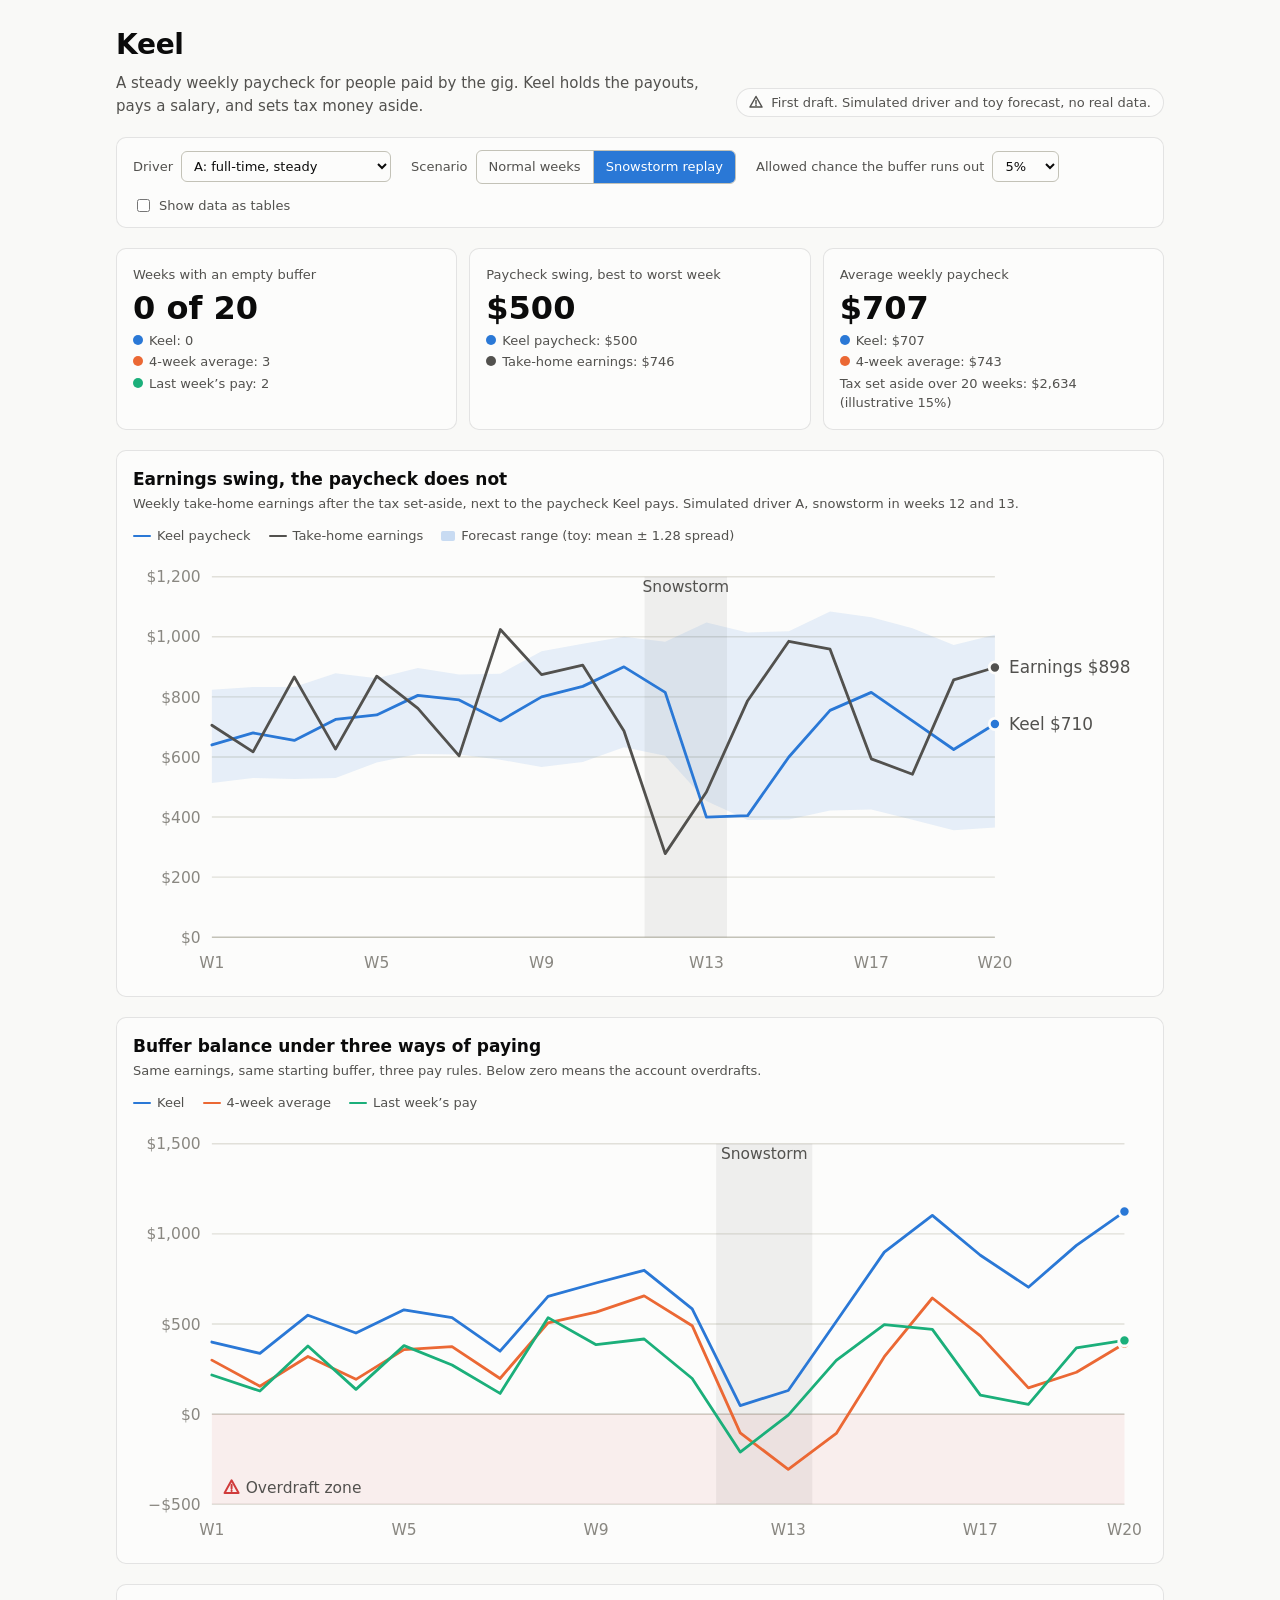
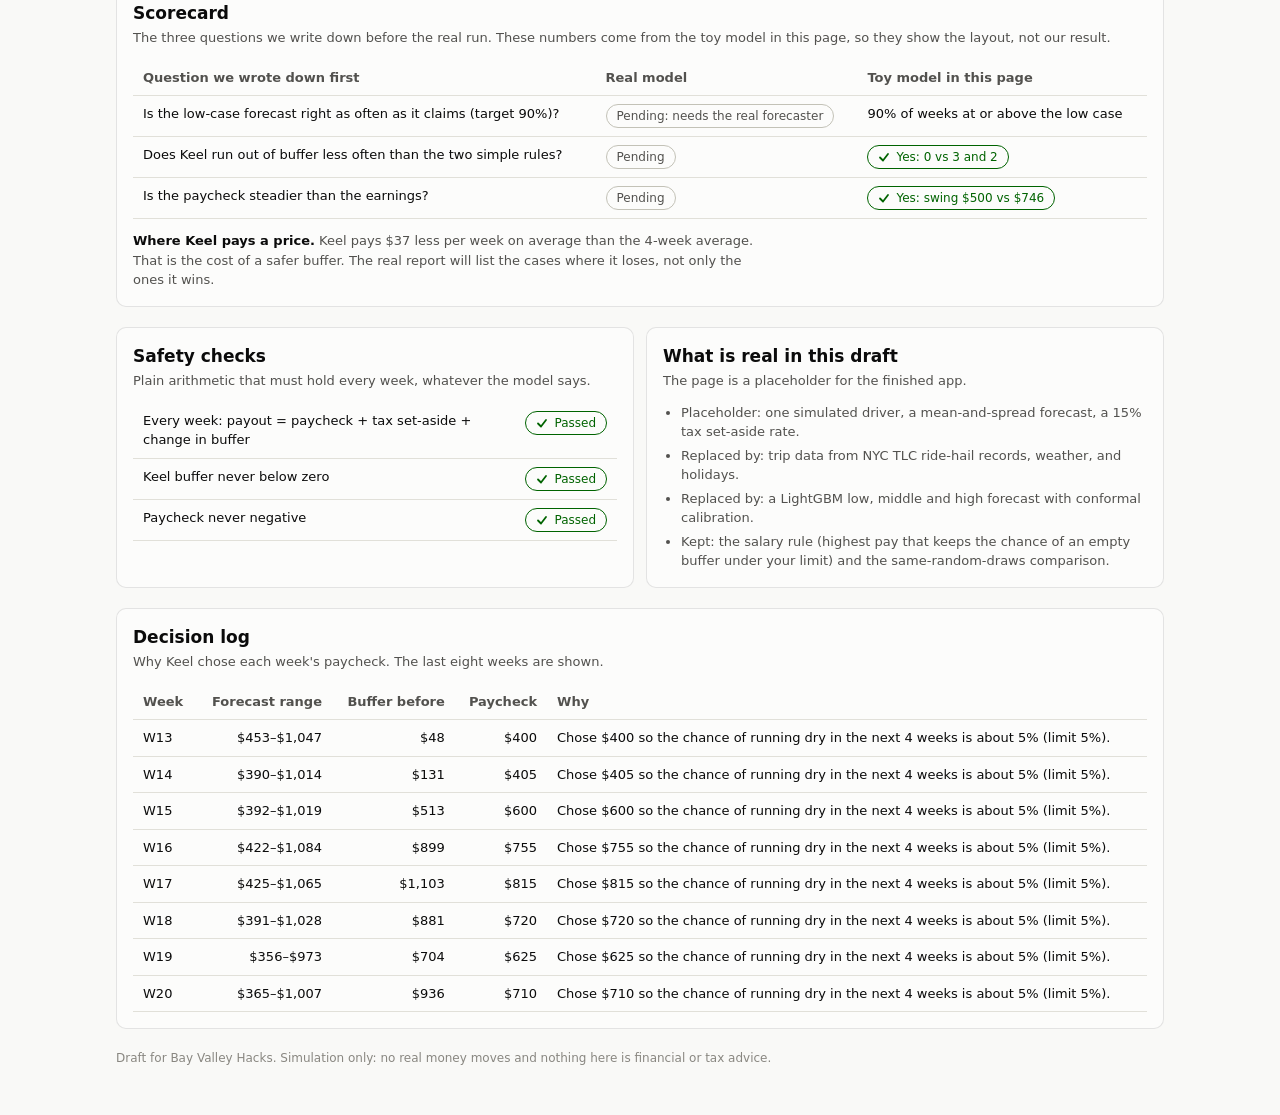
<file: docs/prototype.html>
<!DOCTYPE html>
<html lang="en">
<head>
<meta charset="utf-8">
<meta name="viewport" content="width=device-width, initial-scale=1">
<title>Keel prototype</title>
<style>
/* Plan: a calm instrument-panel look. Blue is Keel everywhere, orange and aqua are the two simple rules it is compared with.
   Layout: one filter row, three summary tiles, two charts, scorecard, checks, decision log. */
:root {
  color-scheme: light;
  --bg: #f9f9f7;
  --surface: #fcfcfb;
  --ink: #0b0b0b;
  --ink2: #52514e;
  --muted: #898781;
  --grid: #e1e0d9;
  --axis: #c3c2b7;
  --border: rgba(11, 11, 11, 0.10);
  --keel: #2a78d6;
  --avg4: #eb6834;
  --last: #1baf7a;
  --crit: #d03b3b;
  --good-text: #006300;
  --font: system-ui, -apple-system, "Segoe UI", sans-serif;
}
@media (prefers-color-scheme: dark) {
  :root:not([data-theme="light"]) {
    color-scheme: dark;
    --bg: #0d0d0d;
    --surface: #1a1a19;
    --ink: #f0efec;
    --ink2: #c3c2b7;
    --muted: #898781;
    --grid: #2c2c2a;
    --axis: #383835;
    --border: rgba(255, 255, 255, 0.10);
    --keel: #3987e5;
    --avg4: #d95926;
    --last: #199e70;
    --crit: #d03b3b;
    --good-text: #0ca30c;
  }
}
:root[data-theme="dark"] {
  color-scheme: dark;
  --bg: #0d0d0d;
  --surface: #1a1a19;
  --ink: #f0efec;
  --ink2: #c3c2b7;
  --muted: #898781;
  --grid: #2c2c2a;
  --axis: #383835;
  --border: rgba(255, 255, 255, 0.10);
  --keel: #3987e5;
  --avg4: #d95926;
  --last: #199e70;
  --crit: #d03b3b;
  --good-text: #0ca30c;
}
* { box-sizing: border-box; }
html, body { margin: 0; }
body { background: var(--bg); color: var(--ink); font-family: var(--font); font-size: 15px; line-height: 1.5; }
.wrap { max-width: 1080px; margin: 0 auto; padding: 24px 16px 48px; display: flex; flex-direction: column; gap: 20px; }
h1, h2, h3, p { margin: 0; }
h1 { font-size: 28px; letter-spacing: -0.01em; text-wrap: balance; }
h2 { font-size: 17px; text-wrap: balance; }
.sub { color: var(--ink2); max-width: 62ch; }
.top { display: flex; flex-wrap: wrap; gap: 12px 24px; align-items: flex-end; justify-content: space-between; }
.badge { display: inline-flex; gap: 8px; align-items: center; border: 1px solid var(--border); background: var(--surface); border-radius: 999px; padding: 4px 12px; font-size: 13px; color: var(--ink2); }
.badge svg { flex: none; }
.filters { display: flex; flex-wrap: wrap; gap: 12px 20px; align-items: center; background: var(--surface); border: 1px solid var(--border); border-radius: 10px; padding: 12px 16px; }
.field { display: flex; align-items: center; gap: 8px; font-size: 13px; color: var(--ink2); }
select { font: inherit; color: var(--ink); background: var(--surface); border: 1px solid var(--axis); border-radius: 6px; padding: 6px 8px; }
.seg { display: inline-flex; border: 1px solid var(--axis); border-radius: 6px; overflow: hidden; }
.seg button { font: inherit; font-size: 13px; color: var(--ink2); background: transparent; border: 0; padding: 6px 12px; cursor: pointer; }
.seg button + button { border-left: 1px solid var(--axis); }
.seg button[aria-pressed="true"] { background: var(--keel); color: #fff; }
.check { display: inline-flex; gap: 6px; align-items: center; cursor: pointer; }
button:focus-visible, select:focus-visible, input:focus-visible, svg:focus-visible { outline: 2px solid var(--keel); outline-offset: 2px; }
.tiles { display: grid; grid-template-columns: repeat(3, minmax(0, 1fr)); gap: 12px; }
.tile, .card { background: var(--surface); border: 1px solid var(--border); border-radius: 10px; padding: 16px; }
.tile .label { font-size: 13px; color: var(--ink2); }
.tile .value { font-size: 32px; font-weight: 600; line-height: 1.2; margin: 4px 0; }
.tile .cmp { font-size: 13px; color: var(--ink2); display: flex; flex-direction: column; gap: 2px; }
.dot { display: inline-block; width: 10px; height: 10px; border-radius: 50%; margin-right: 6px; vertical-align: baseline; }
.card { display: flex; flex-direction: column; gap: 12px; }
.card header { display: flex; flex-direction: column; gap: 2px; }
.card header p { color: var(--ink2); font-size: 13px; }
.legend { display: flex; flex-wrap: wrap; gap: 6px 18px; font-size: 13px; color: var(--ink2); }
.legend span { display: inline-flex; align-items: center; gap: 6px; }
.key { display: inline-block; width: 18px; height: 0; border-top: 2px solid; border-radius: 1px; }
.swatch { display: inline-block; width: 14px; height: 10px; border-radius: 2px; opacity: .25; }
.plot { position: relative; }
.plot svg { display: block; width: 100%; height: auto; }
.tip { position: absolute; top: 8px; pointer-events: none; background: var(--surface); border: 1px solid var(--axis); border-radius: 8px; padding: 8px 10px; font-size: 12px; line-height: 1.5; min-width: 150px; box-shadow: 0 2px 8px rgba(0,0,0,.12); display: none; z-index: 2; }
.tip b { display: block; margin-bottom: 2px; }
.tip div { display: flex; justify-content: space-between; gap: 12px; }
.tip .n { font-variant-numeric: tabular-nums; }
.scroll { overflow-x: auto; }
table { border-collapse: collapse; width: 100%; font-size: 13px; }
th, td { text-align: left; padding: 8px 10px; border-bottom: 1px solid var(--grid); vertical-align: top; }
th { color: var(--ink2); font-weight: 600; white-space: nowrap; }
td.num, th.num { text-align: right; font-variant-numeric: tabular-nums; white-space: nowrap; }
.pill { display: inline-flex; gap: 6px; align-items: center; border-radius: 999px; padding: 2px 10px; font-size: 12px; border: 1px solid var(--axis); color: var(--ink2); white-space: nowrap; }
.pill.ok { color: var(--good-text); border-color: var(--good-text); }
.pill.bad { color: var(--crit); border-color: var(--crit); }
.cols { display: grid; grid-template-columns: repeat(2, minmax(0, 1fr)); gap: 12px; }
.note { font-size: 13px; color: var(--ink2); max-width: 75ch; }
.note strong { color: var(--ink); }
ul.plain { margin: 0; padding-left: 18px; color: var(--ink2); font-size: 13px; display: flex; flex-direction: column; gap: 4px; }
.hidden { display: none; }
footer { color: var(--muted); font-size: 12px; }
@media (max-width: 720px) {
  .tiles, .cols { grid-template-columns: 1fr; }
  h1 { font-size: 24px; }
}
@media (prefers-reduced-motion: no-preference) { .tip { transition: opacity .1s; } }
</style>
</head>
<body>
<div class="wrap">

  <div class="top">
    <div style="display:flex;flex-direction:column;gap:6px">
      <h1>Keel</h1>
      <p class="sub">A steady weekly paycheck for people paid by the gig. Keel holds the payouts, pays a salary, and sets tax money aside.</p>
    </div>
    <span class="badge" id="badge">
      <svg width="14" height="14" viewBox="0 0 14 14" aria-hidden="true"><path d="M7 1.5 13 12H1z" fill="none" stroke="currentColor" stroke-width="1.5" stroke-linejoin="round"/><path d="M7 5.5v3M7 10v.5" stroke="currentColor" stroke-width="1.5" stroke-linecap="round"/></svg>
      First draft. Simulated driver and toy forecast, no real data.
    </span>
  </div>

  <section class="filters" aria-label="Scenario controls">
    <label class="field" for="driver">Driver
      <select id="driver">
        <option value="A">A: full-time, steady</option>
        <option value="B">B: evenings, choppy</option>
        <option value="C">C: weekends, very choppy</option>
      </select>
    </label>
    <div class="field" role="group" aria-label="Scenario">Scenario
      <div class="seg">
        <button type="button" id="sc-normal" aria-pressed="false">Normal weeks</button>
        <button type="button" id="sc-storm" aria-pressed="true">Snowstorm replay</button>
      </div>
    </div>
    <label class="field" for="risk">Allowed chance the buffer runs out
      <select id="risk">
        <option value="0.01">1%</option>
        <option value="0.05" selected>5%</option>
        <option value="0.10">10%</option>
        <option value="0.20">20%</option>
      </select>
    </label>
    <label class="field check"><input type="checkbox" id="tableview"> Show data as tables</label>
  </section>

  <section class="tiles" id="tiles" aria-label="Summary"></section>

  <section class="card">
    <header>
      <h2>Earnings swing, the paycheck does not</h2>
      <p id="c1sub"></p>
    </header>
    <div class="legend" id="c1legend"></div>
    <div class="plot" id="c1"></div>
    <div class="scroll hidden" id="c1table"></div>
  </section>

  <section class="card">
    <header>
      <h2>Buffer balance under three ways of paying</h2>
      <p>Same earnings, same starting buffer, three pay rules. Below zero means the account overdrafts.</p>
    </header>
    <div class="legend" id="c2legend"></div>
    <div class="plot" id="c2"></div>
    <div class="scroll hidden" id="c2table"></div>
  </section>

  <section class="card">
    <header>
      <h2>Scorecard</h2>
      <p>The three questions we write down before the real run. These numbers come from the toy model in this page, so they show the layout, not our result.</p>
    </header>
    <div class="scroll"><table id="score"></table></div>
    <p class="note" id="loses"></p>
  </section>

  <section class="cols">
    <div class="card">
      <header><h2>Safety checks</h2><p>Plain arithmetic that must hold every week, whatever the model says.</p></header>
      <div class="scroll"><table id="checks"></table></div>
    </div>
    <div class="card">
      <header><h2>What is real in this draft</h2><p>The page is a placeholder for the finished app.</p></header>
      <ul class="plain">
        <li>Placeholder: one simulated driver, a mean-and-spread forecast, a 15% tax set-aside rate.</li>
        <li>Replaced by: trip data from NYC TLC ride-hail records, weather, and holidays.</li>
        <li>Replaced by: a LightGBM low, middle and high forecast with conformal calibration.</li>
        <li>Kept: the salary rule (highest pay that keeps the chance of an empty buffer under your limit) and the same-random-draws comparison.</li>
      </ul>
    </div>
  </section>

  <section class="card">
    <header>
      <h2>Decision log</h2>
      <p>Why Keel chose each week's paycheck. The last eight weeks are shown.</p>
    </header>
    <div class="scroll"><table id="log"></table></div>
  </section>

  <footer>Draft for Bay Valley Hacks. Simulation only: no real money moves and nothing here is financial or tax advice.</footer>
</div>

<script id="sim">
"use strict";
// ---------- Toy simulation (pure functions, no DOM) ----------
var HIST = 8, WEEKS = 20, TAX = 0.15, HORIZON = 4, NPATH = 400, STORM_AT = 11, START_BUFFER = 0.5; // starting buffer = half a week of take-home pay
var DRIVERS = {
  A: { mean: 900, sigma: 0.20, seed: 11 },
  B: { mean: 540, sigma: 0.30, seed: 23 },
  C: { mean: 380, sigma: 0.40, seed: 37 }
};
function mulberry32(a) {
  return function () {
    a |= 0; a = a + 0x6D2B79F5 | 0;
    var t = Math.imul(a ^ a >>> 15, 1 | a);
    t = t + Math.imul(t ^ t >>> 7, 61 | t) ^ t;
    return ((t ^ t >>> 14) >>> 0) / 4294967296;
  };
}
function randn(r) {
  var u = 0, v = 0;
  while (u === 0) u = r();
  while (v === 0) v = r();
  return Math.sqrt(-2 * Math.log(u)) * Math.cos(2 * Math.PI * v);
}
function mean(a) { var s = 0; for (var i = 0; i < a.length; i++) s += a[i]; return s / a.length; }
function sd(a) { var m = mean(a), s = 0; for (var i = 0; i < a.length; i++) s += (a[i] - m) * (a[i] - m); return Math.sqrt(s / (a.length - 1)); }

// Common random numbers: one fixed matrix of normal draws, reused by every salary test.
var ZMAT = (function () {
  var r = mulberry32(999), m = [];
  for (var n = 0; n < NPATH; n++) { var row = []; for (var k = 0; k < HORIZON; k++) row.push(randn(r)); m.push(row); }
  return m;
})();

function genGross(driver, scenario) {
  var d = DRIVERS[driver], r = mulberry32(d.seed), out = [];
  for (var i = 0; i < HIST + WEEKS; i++) {
    var z = randn(r);
    var g = d.mean * Math.exp(d.sigma * z - d.sigma * d.sigma / 2);
    if (scenario === "storm") {
      if (i === HIST + STORM_AT) g *= 0.45;
      if (i === HIST + STORM_AT + 1) g *= 0.60;
    }
    out.push(g);
  }
  return out;
}

function keelPay(hist, buffer, alpha) {
  var mu = mean(hist), s = sd(hist), top = Math.ceil(mu * 1.3 / 5) * 5, best = { pay: 0, risk: 1 };
  for (var pay = top; pay >= 0; pay -= 5) {
    var bad = 0;
    for (var n = 0; n < NPATH; n++) {
      var b = buffer;
      for (var k = 0; k < HORIZON; k++) {
        var x = Math.max(0, mu + s * ZMAT[n][k]);
        b += x - pay;
        if (b < 0) { bad++; break; }
      }
    }
    var risk = bad / NPATH;
    if (risk <= alpha) return { pay: pay, risk: risk };
    best = { pay: 0, risk: risk };
  }
  return best;
}

function simulate(driver, scenario, alpha) {
  var gross = genGross(driver, scenario);
  var net = gross.map(function (g) { return g * (1 - TAX); });
  var b0 = START_BUFFER * mean(net.slice(0, HIST));
  var pol = { keel: [], avg4: [], last: [] };
  var buf = { keel: [], avg4: [], last: [] };
  var cur = { keel: b0, avg4: b0, last: b0 };
  var log = [], lo = [], hi = [];
  for (var t = 0; t < WEEKS; t++) {
    var i = HIST + t, hist = net.slice(i - HIST, i);
    var mu = mean(hist), s = sd(hist);
    var k = keelPay(hist, cur.keel, alpha);
    var pays = { keel: k.pay, avg4: mean(net.slice(i - 4, i)), last: net[i - 1] };
    var before = { keel: cur.keel, avg4: cur.avg4, last: cur.last };
    Object.keys(pays).forEach(function (key) {
      cur[key] = cur[key] + net[i] - pays[key];
      pol[key].push(pays[key]);
      buf[key].push(cur[key]);
    });
    lo.push(Math.max(0, mu - 1.28 * s));
    hi.push(mu + 1.28 * s);
    log.push({ week: t + 1, lo: lo[t], hi: hi[t], buffer: before.keel, pay: k.pay, risk: k.risk });
  }
  var shown = net.slice(HIST), shownGross = gross.slice(HIST);
  function metrics(key) {
    var p = pol[key], b = buf[key];
    return {
      overdraft: b.filter(function (v) { return v < 0; }).length,
      avgPay: mean(p),
      swing: Math.max.apply(null, p) - Math.min.apply(null, p),
      minBuf: Math.min.apply(null, b)
    };
  }
  var hits = 0;
  for (var j = 0; j < WEEKS; j++) if (shown[j] >= lo[j]) hits++;
  var checks = { identity: true, buffer: true, pay: true };
  var prev = b0;
  for (var q = 0; q < WEEKS; q++) {
    var tax = shownGross[q] - shown[q];
    var dBuf = buf.keel[q] - prev;
    if (Math.abs(shownGross[q] - (pol.keel[q] + tax + dBuf)) > 0.01) checks.identity = false;
    if (buf.keel[q] < 0) checks.buffer = false;
    if (pol.keel[q] < 0) checks.pay = false;
    prev = buf.keel[q];
  }
  return {
    net: shown, gross: shownGross, pol: pol, buf: buf, lo: lo, hi: hi, log: log, b0: b0,
    m: { keel: metrics("keel"), avg4: metrics("avg4"), last: metrics("last"),
         earnSwing: Math.max.apply(null, shown) - Math.min.apply(null, shown),
         taxTotal: shownGross.reduce(function (a, g, idx) { return a + g - shown[idx]; }, 0),
         lowHit: hits / WEEKS },
    checks: checks
  };
}
</script>

<script id="ui">
"use strict";
var state = { driver: "A", scenario: "storm", risk: 0.05, tables: false };
var NS = "http://www.w3.org/2000/svg";
function money(n) { var r = Math.round(n); return (r < 0 ? "−$" : "$") + Math.abs(r).toLocaleString("en-US"); }
function pct(n) { return Math.round(n * 100) + "%"; }
function css(v) { return getComputedStyle(document.documentElement).getPropertyValue(v).trim(); }
function esc(s) { return String(s).replace(/[&<>"]/g, function (c) { return { "&": "&amp;", "<": "&lt;", ">": "&gt;", '"': "&quot;" }[c]; }); }

function niceTicks(min, max) {
  var span = Math.max(max - min, 1), raw = span / 4, mag = Math.pow(10, Math.floor(Math.log10(raw))), norm = raw / mag;
  var step = (norm < 1.5 ? 1 : norm < 3 ? 2 : norm < 7 ? 5 : 10) * mag;
  var start = Math.floor(min / step) * step, out = [];
  for (var v = start; ; v += step) { out.push(Math.round(v * 1e6) / 1e6); if (v >= max) break; }
  return out;
}

// cfg: {series:[{name,color,values}], band:{lo,hi}|null, zero:bool, storm:bool, label:string, endLabels:bool}
function lineChart(el, cfg) {
  var W = 720, H = 300, m = { l: 56, r: cfg.endLabels ? 108 : 16, t: 14, b: 30 };
  var n = cfg.series[0].values.length, all = [];
  cfg.series.forEach(function (s) { all = all.concat(s.values); });
  if (cfg.band) all = all.concat(cfg.band.lo, cfg.band.hi);
  var ticks = niceTicks(Math.min.apply(null, all.concat(cfg.zero ? [0] : [])), Math.max.apply(null, all));
  var y0 = ticks[0], y1 = ticks[ticks.length - 1];
  var X = function (i) { return m.l + i * (W - m.l - m.r) / (n - 1); };
  var Y = function (v) { return m.t + (1 - (v - y0) / (y1 - y0)) * (H - m.t - m.b); };
  var surface = css("--surface"), grid = css("--grid"), axis = css("--axis"), muted = css("--muted"), ink2 = css("--ink2");
  var g = "";
  ticks.forEach(function (v) {
    g += '<line x1="' + m.l + '" x2="' + (W - m.r) + '" y1="' + Y(v) + '" y2="' + Y(v) + '" stroke="' + (v === 0 && cfg.zero ? axis : grid) + '" stroke-width="1"/>';
    g += '<text x="' + (m.l - 8) + '" y="' + (Y(v) + 4) + '" text-anchor="end" font-size="11" fill="' + muted + '">' + money(v) + '</text>';
  });
  for (var i = 0; i < n; i += 1) {
    if (i % 4 === 0 || i === n - 1) g += '<text x="' + X(i) + '" y="' + (H - 8) + '" text-anchor="middle" font-size="11" fill="' + muted + '">W' + (i + 1) + '</text>';
  }
  if (cfg.zero && y0 < 0) {
    g += '<rect x="' + m.l + '" y="' + Y(0) + '" width="' + (W - m.l - m.r) + '" height="' + (Y(y0) - Y(0)) + '" fill="' + css("--crit") + '" opacity="0.07"/>';
    g += '<g transform="translate(' + (m.l + 8) + ',' + (Y(y0) - 18) + ')"><path d="M6 1 11 10H1z" fill="none" stroke="' + css("--crit") + '" stroke-width="1.4" stroke-linejoin="round"/><path d="M6 4.2v2.6M6 8.3v.3" stroke="' + css("--crit") + '" stroke-width="1.4" stroke-linecap="round"/><text x="16" y="10" font-size="11" fill="' + ink2 + '">Overdraft zone</text></g>';
  }
  if (cfg.storm) {
    var sx = (W - m.l - m.r) / (n - 1);
    g += '<rect x="' + (X(STORM_AT) - sx / 2) + '" y="' + m.t + '" width="' + (sx * 2) + '" height="' + (H - m.t - m.b) + '" fill="' + ink2 + '" opacity="0.08"/>';
    g += '<text x="' + (X(STORM_AT) + sx / 2) + '" y="' + (m.t + 11) + '" text-anchor="middle" font-size="11" fill="' + ink2 + '">Snowstorm</text>';
  }
  if (cfg.band) {
    var up = cfg.band.hi.map(function (v, i) { return X(i) + "," + Y(v); }).join(" ");
    var dn = cfg.band.lo.map(function (v, i) { return X(i) + "," + Y(v); }).reverse().join(" ");
    g += '<polygon points="' + up + " " + dn + '" fill="' + cfg.series[0].color + '" opacity="0.10"/>';
  }
  cfg.series.forEach(function (s) {
    var pts = s.values.map(function (v, i) { return X(i) + "," + Y(v); }).join(" ");
    g += '<polyline points="' + pts + '" fill="none" stroke="' + s.color + '" stroke-width="2" stroke-linejoin="round" stroke-linecap="round"/>';
  });
  var showEnds = cfg.endLabels;
  if (showEnds && cfg.series.length > 1) {
    var ys = cfg.series.map(function (s) { return Y(s.values[n - 1]); }).sort(function (a, b) { return a - b; });
    for (var k = 1; k < ys.length; k++) if (ys[k] - ys[k - 1] < 16) showEnds = false;
  }
  cfg.series.forEach(function (s) {
    var yy = Y(s.values[n - 1]);
    g += '<circle cx="' + X(n - 1) + '" cy="' + yy + '" r="4" fill="' + s.color + '" stroke="' + surface + '" stroke-width="2"/>';
    if (showEnds) g += '<text x="' + (X(n - 1) + 10) + '" y="' + (yy + 4) + '" font-size="12" fill="' + ink2 + '">' + esc(s.short || s.name) + " " + money(s.values[n - 1]) + "</text>";
  });
  g += '<g id="cross" style="display:none"><line y1="' + m.t + '" y2="' + (H - m.b) + '" stroke="' + axis + '" stroke-width="1"/></g>';
  el.innerHTML = '<svg viewBox="0 0 ' + W + " " + H + '" tabindex="0" role="group" aria-label="' + esc(cfg.label) + ' Use the left and right arrow keys to read each week.">' + g + '</svg><div class="tip" role="status"></div>';
  var svg = el.querySelector("svg"), tip = el.querySelector(".tip"), cross = svg.querySelector("#cross"), dots = [];
  cfg.series.forEach(function (s) {
    var c = document.createElementNS(NS, "circle");
    c.setAttribute("r", 4); c.setAttribute("fill", s.color); c.setAttribute("stroke", surface); c.setAttribute("stroke-width", 2); c.style.display = "none";
    svg.appendChild(c); dots.push(c);
  });
  var cur = n - 1;
  function show(i) {
    i = Math.max(0, Math.min(n - 1, i)); cur = i;
    var x = X(i), line = cross.firstChild;
    line.setAttribute("x1", x); line.setAttribute("x2", x); cross.style.display = "";
    var html = "<b>Week " + (i + 1) + "</b>";
    cfg.series.forEach(function (s, k) {
      dots[k].setAttribute("cx", x); dots[k].setAttribute("cy", Y(s.values[i])); dots[k].style.display = "";
      html += '<div><span><span class="dot" style="background:' + s.color + '"></span>' + esc(s.short || s.name) + '</span><span class="n">' + money(s.values[i]) + "</span></div>";
    });
    if (cfg.band) html += '<div><span>Forecast range</span><span class="n">' + money(cfg.band.lo[i]) + "–" + money(cfg.band.hi[i]) + "</span></div>";
    tip.innerHTML = html; tip.style.display = "block";
    var pxl = x / W * 100; tip.style.left = pxl > 60 ? "auto" : "calc(" + pxl + "% + 12px)"; tip.style.right = pxl > 60 ? "calc(" + (100 - pxl) + "% + 12px)" : "auto";
  }
  function hide() { cross.style.display = "none"; tip.style.display = "none"; dots.forEach(function (d) { d.style.display = "none"; }); }
  svg.addEventListener("mousemove", function (e) {
    var r = svg.getBoundingClientRect(), x = (e.clientX - r.left) / r.width * W;
    show(Math.round((x - m.l) / ((W - m.l - m.r) / (n - 1))));
  });
  svg.addEventListener("mouseleave", hide);
  svg.addEventListener("blur", hide);
  svg.addEventListener("keydown", function (e) {
    if (e.key === "ArrowRight") { show(cur + 1); e.preventDefault(); }
    if (e.key === "ArrowLeft") { show(cur - 1); e.preventDefault(); }
  });
}

function tableView(el, cols, rows) {
  var h = "<table><thead><tr><th>Week</th>" + cols.map(function (c) { return '<th class="num">' + esc(c) + "</th>"; }).join("") + "</tr></thead><tbody>";
  rows.forEach(function (r, i) { h += "<tr><td>W" + (i + 1) + "</td>" + r.map(function (v) { return '<td class="num">' + money(v) + "</td>"; }).join("") + "</tr>"; });
  el.innerHTML = h + "</tbody></table>";
}

function legend(el, items, band) {
  el.innerHTML = items.map(function (s) { return '<span><i class="key" style="border-color:' + s.color + '"></i>' + esc(s.name) + "</span>"; }).join("") +
    (band ? '<span><i class="swatch" style="background:' + css("--keel") + '"></i>Forecast range (toy: mean ± 1.28 spread)</span>' : "");
}

function pill(ok, yes, no) {
  var icon = ok
    ? '<svg width="12" height="12" viewBox="0 0 12 12" aria-hidden="true"><path d="M2 6.5 5 9.5 10 3" fill="none" stroke="currentColor" stroke-width="1.8" stroke-linecap="round" stroke-linejoin="round"/></svg>'
    : '<svg width="12" height="12" viewBox="0 0 12 12" aria-hidden="true"><path d="M3 3l6 6M9 3l-6 6" stroke="currentColor" stroke-width="1.8" stroke-linecap="round"/></svg>';
  return '<span class="pill ' + (ok ? "ok" : "bad") + '">' + icon + (ok ? yes : no) + "</span>";
}

function render() {
  var R = simulate(state.driver, state.scenario, state.risk), M = R.m;
  var C = { keel: css("--keel"), avg4: css("--avg4"), last: css("--last"), ink2: css("--ink2") };

  document.getElementById("tiles").innerHTML =
    '<div class="tile"><div class="label">Weeks with an empty buffer</div><div class="value">' + M.keel.overdraft + ' of ' + WEEKS + '</div><div class="cmp">' +
    '<span><i class="dot" style="background:' + C.keel + '"></i>Keel: ' + M.keel.overdraft + '</span>' +
    '<span><i class="dot" style="background:' + C.avg4 + '"></i>4-week average: ' + M.avg4.overdraft + '</span>' +
    '<span><i class="dot" style="background:' + C.last + '"></i>Last week’s pay: ' + M.last.overdraft + '</span></div></div>' +
    '<div class="tile"><div class="label">Paycheck swing, best to worst week</div><div class="value">' + money(M.keel.swing) + '</div><div class="cmp">' +
    '<span><i class="dot" style="background:' + C.keel + '"></i>Keel paycheck: ' + money(M.keel.swing) + '</span>' +
    '<span><i class="dot" style="background:' + C.ink2 + '"></i>Take-home earnings: ' + money(M.earnSwing) + '</span></div></div>' +
    '<div class="tile"><div class="label">Average weekly paycheck</div><div class="value">' + money(M.keel.avgPay) + '</div><div class="cmp">' +
    '<span><i class="dot" style="background:' + C.keel + '"></i>Keel: ' + money(M.keel.avgPay) + '</span>' +
    '<span><i class="dot" style="background:' + C.avg4 + '"></i>4-week average: ' + money(M.avg4.avgPay) + '</span>' +
    '<span>Tax set aside over ' + WEEKS + ' weeks: ' + money(M.taxTotal) + ' (illustrative ' + pct(TAX) + ')</span></div></div>';

  document.getElementById("c1sub").textContent = "Weekly take-home earnings after the tax set-aside, next to the paycheck Keel pays. Simulated driver " + state.driver + (state.scenario === "storm" ? ", snowstorm in weeks 12 and 13." : ", normal weeks.");
  var s1 = [{ name: "Take-home earnings", short: "Earnings", color: C.ink2, values: R.net }, { name: "Keel paycheck", short: "Keel", color: C.keel, values: R.pol.keel }];
  legend(document.getElementById("c1legend"), [{ name: "Keel paycheck", color: C.keel }, { name: "Take-home earnings", color: C.ink2 }], true);
  lineChart(document.getElementById("c1"), { series: [s1[1], s1[0]], band: { lo: R.lo, hi: R.hi }, zero: true, storm: state.scenario === "storm", endLabels: true, label: "Weekly take-home earnings and Keel paycheck for 20 weeks." });
  tableView(document.getElementById("c1table"), ["Take-home earnings", "Keel paycheck", "Forecast low", "Forecast high"], R.net.map(function (v, i) { return [v, R.pol.keel[i], R.lo[i], R.hi[i]]; }));

  legend(document.getElementById("c2legend"), [{ name: "Keel", color: C.keel }, { name: "4-week average", color: C.avg4 }, { name: "Last week’s pay", color: C.last }], false);
  lineChart(document.getElementById("c2"), { series: [
    { name: "Keel", color: C.keel, values: R.buf.keel },
    { name: "4-week average", color: C.avg4, values: R.buf.avg4 },
    { name: "Last week’s pay", color: C.last, values: R.buf.last }], zero: true, storm: state.scenario === "storm", endLabels: false, label: "Buffer balance for three pay rules over 20 weeks." });
  tableView(document.getElementById("c2table"), ["Keel", "4-week average", "Last week’s pay"], R.buf.keel.map(function (v, i) { return [v, R.buf.avg4[i], R.buf.last[i]]; }));
  ["c1", "c2"].forEach(function (id) {
    document.getElementById(id).classList.toggle("hidden", state.tables);
    document.getElementById(id + "table").classList.toggle("hidden", !state.tables);
  });

  var better = M.keel.overdraft < Math.min(M.avg4.overdraft, M.last.overdraft);
  var tied = M.keel.overdraft === Math.min(M.avg4.overdraft, M.last.overdraft);
  var steadier = M.keel.swing < M.earnSwing;
  document.getElementById("score").innerHTML =
    "<thead><tr><th>Question we wrote down first</th><th>Real model</th><th>Toy model in this page</th></tr></thead><tbody>" +
    "<tr><td>Is the low-case forecast right as often as it claims (target 90%)?</td><td>" + '<span class="pill">Pending: needs the real forecaster</span>' + "</td><td>" + pct(M.lowHit) + " of weeks at or above the low case</td></tr>" +
    "<tr><td>Does Keel run out of buffer less often than the two simple rules?</td><td>" + '<span class="pill">Pending</span>' + "</td><td>" + pill(better, "Yes: " + M.keel.overdraft + " vs " + M.avg4.overdraft + " and " + M.last.overdraft, tied ? "Tie: " + M.keel.overdraft + " weeks each" : "No: " + M.keel.overdraft + " vs " + M.avg4.overdraft + " and " + M.last.overdraft) + "</td></tr>" +
    "<tr><td>Is the paycheck steadier than the earnings?</td><td>" + '<span class="pill">Pending</span>' + "</td><td>" + pill(steadier, "Yes: swing " + money(M.keel.swing) + " vs " + money(M.earnSwing), "No: swing " + money(M.keel.swing) + " vs " + money(M.earnSwing)) + "</td></tr></tbody>";

  var cost = M.avg4.avgPay - M.keel.avgPay;
  var txt = "<strong>Where Keel pays a price.</strong> ";
  if (cost > 1) txt += "Keel pays " + money(cost) + " less per week on average than the 4-week average. That is the cost of a safer buffer. ";
  else txt += "Keel pays about the same on average as the 4-week average (" + money(M.keel.avgPay) + " vs " + money(M.avg4.avgPay) + "). ";
  if (!better) txt += "Here it did not beat the simple rules on empty-buffer weeks, and the real report will say so too.";
  else txt += "The real report will list the cases where it loses, not only the ones it wins.";
  document.getElementById("loses").innerHTML = txt;

  document.getElementById("checks").innerHTML =
    "<tbody>" +
    "<tr><td>Every week: payout = paycheck + tax set-aside + change in buffer</td><td class=\"num\">" + pill(R.checks.identity, "Passed", "Failed") + "</td></tr>" +
    "<tr><td>Keel buffer never below zero</td><td class=\"num\">" + pill(R.checks.buffer, "Passed", "Failed") + "</td></tr>" +
    "<tr><td>Paycheck never negative</td><td class=\"num\">" + pill(R.checks.pay, "Passed", "Failed") + "</td></tr></tbody>";

  var rows = R.log.slice(-8).map(function (r) {
    return "<tr><td>W" + r.week + "</td><td class=\"num\">" + money(r.lo) + "–" + money(r.hi) + "</td><td class=\"num\">" + money(r.buffer) + "</td><td class=\"num\">" + money(r.pay) + "</td><td>Chose " + money(r.pay) + " so the chance of running dry in the next " + HORIZON + " weeks is about " + pct(r.risk) + " (limit " + pct(state.risk) + ").</td></tr>";
  }).join("");
  document.getElementById("log").innerHTML = "<thead><tr><th>Week</th><th class=\"num\">Forecast range</th><th class=\"num\">Buffer before</th><th class=\"num\">Paycheck</th><th>Why</th></tr></thead><tbody>" + rows + "</tbody>";
}

function setScenario(s) {
  state.scenario = s;
  document.getElementById("sc-storm").setAttribute("aria-pressed", s === "storm");
  document.getElementById("sc-normal").setAttribute("aria-pressed", s === "normal");
  render();
}
document.getElementById("driver").addEventListener("change", function (e) { state.driver = e.target.value; render(); });
document.getElementById("risk").addEventListener("change", function (e) { state.risk = parseFloat(e.target.value); render(); });
document.getElementById("tableview").addEventListener("change", function (e) { state.tables = e.target.checked; render(); });
document.getElementById("sc-storm").addEventListener("click", function () { setScenario("storm"); });
document.getElementById("sc-normal").addEventListener("click", function () { setScenario("normal"); });
if (window.matchMedia) { try { window.matchMedia("(prefers-color-scheme: dark)").addEventListener("change", render); } catch (e) {} }
new MutationObserver(render).observe(document.documentElement, { attributes: true, attributeFilter: ["data-theme"] });
render();
</script>
</body>
</html>
</file>
<file: app/tokens.css>
/* Shared palette and type for the homepage, app, and My pay. */
:root {
  color-scheme: light;
  --bg: #f6f7f3;
  --surface: #fffefb;
  --surface-2: #eff3ef;
  --ink: #15273b;
  --ink2: #40566a;
  --muted: #5d7080;
  --grid: #dee6e2;
  --axis: #8295a0;
  --border: #d3dfda;
  --keel: #0a6d65;
  --on-keel: #fffefb;
  --keel-soft: #dff1ea;
  --avg4: #a55c25;
  --last: #5269a0;
  --crit: #b52e37;
  --warn: #8e581a;
  --good-text: #0a6d65;
  --navy: #0c1c2d;
  --navy-2: #13253a;
  --navy-3: #1c324a;
  --navy-line: rgba(223, 234, 238, .15);
  --on-navy: #f6f7f3;
  --on-navy-2: #c5d3dd;
  --on-navy-3: #aabdc9;
  --teal: #66d7be;
  --on-teal: #0b2825;
  --font: "Inter", system-ui, -apple-system, "Segoe UI", sans-serif;
  --shadow: 0 1px 2px rgba(21, 39, 59, .04), 0 8px 24px -12px rgba(21, 39, 59, .12);
}
@media (prefers-color-scheme: dark) {
  :root:not(.home):not([data-theme="light"]) {
    color-scheme: dark;
    --bg: #0d1a2a; --surface: #152538; --surface-2: #1b2e42; --ink: #f5f7f3; --ink2: #c9d6dd; --muted: #a6bbc7;
    --grid: #2a4051; --axis: #6f8797; --border: #33495a; --keel: #66d7be; --on-keel: #0b2825; --keel-soft: #173e3c;
    --avg4: #e8ab72; --last: #acbdeb; --crit: #ff8d8f; --warn: #efc181; --good-text: #70dcc8;
    --shadow: 0 1px 2px rgba(0, 0, 0, .3), 0 8px 24px -12px rgba(0, 0, 0, .6);
  }
}
:root:not(.home)[data-theme="dark"] {
  color-scheme: dark;
  --bg: #0d1a2a; --surface: #152538; --surface-2: #1b2e42; --ink: #f5f7f3; --ink2: #c9d6dd; --muted: #a6bbc7;
  --grid: #2a4051; --axis: #6f8797; --border: #33495a; --keel: #66d7be; --on-keel: #0b2825; --keel-soft: #173e3c;
  --avg4: #e8ab72; --last: #acbdeb; --crit: #ff8d8f; --warn: #efc181; --good-text: #70dcc8;
  --shadow: 0 1px 2px rgba(0, 0, 0, .3), 0 8px 24px -12px rgba(0, 0, 0, .6);
}
:root { --display: "Instrument Serif", Georgia, "Times New Roman", serif; }

/* Fintech pass: navy on white, Figtree for text and figures, League Spartan for display. The teal stays the
   Keel brand colour and always means "the Keel paycheck". Dark-mode blocks above still win (higher specificity). */
:root {
  --bg: #ffffff; --surface: #ffffff; --surface-2: #f3f4f6; --ink: #1f2b4d; --ink2: #3b4767; --muted: #5b6480;
  --grid: #e7e8ec; --axis: #8a91a6; --border: #e1e3e8; --keel-soft: #e2f4ee;
  --navy: #0b1533; --navy-2: #111d42; --navy-3: #1b2a57; --navy-line: rgba(220, 228, 255, .14);
  --on-navy: #ffffff; --on-navy-2: #c8d0e6; --on-navy-3: #a4aecb;
  --field-dark: #05070a; --field-warm: #e3e1dc;
  --font: "Figtree", system-ui, -apple-system, "Segoe UI", sans-serif;
  --display: "League Spartan", "Figtree", system-ui, sans-serif;
  --radius: 4px;
  --ease-out: cubic-bezier(.16, 1, .3, 1);
}
body { font-variant-numeric: tabular-nums; }
</file>
<file: app/keel.css>
/* Keel design system. Warm paper neutrals, one green accent that always means "Keel".
   The two comparison rules get their own muted hues and a dash pattern, so charts never rely on color alone.
   Tokens first, then base, layout, components, views, responsive. */
:root {
  --s1: 4px; --s2: 8px; --s3: 12px; --s4: 16px; --s5: 24px; --s6: 32px; --s7: 48px;
  --r-sm: 6px; --r: 10px; --r-lg: 14px;
  --fast: 120ms; --ease: cubic-bezier(.2, .7, .3, 1);
  --bar-h: 56px;
}

/* Base */
* { box-sizing: border-box; }
html { scroll-padding-top: calc(var(--bar-h) + var(--s4)); }
html, body { margin: 0; }
body { background: var(--bg); color: var(--ink); font-family: var(--font); font-optical-sizing: auto; font-size: 16px; line-height: 1.5; -webkit-font-smoothing: antialiased; overflow-x: hidden; }
h1, h2, h3, h4, p, dl, dd { margin: 0; }
h2 { font-size: 21px; font-weight: 650; letter-spacing: -.025em; line-height: 1.3; text-wrap: balance; }
h3 { font-size: 16px; font-weight: 600; }
code { font-size: .9em; background: var(--surface-2); border: 1px solid var(--border); border-radius: 4px; padding: 0 4px; }
strong, b { font-weight: 600; }
.num, .tip .n, dd, .figure { font-variant-numeric: tabular-nums; }
.hidden, [hidden] { display: none !important; }
.sr-only { position: absolute; width: 1px; height: 1px; overflow: hidden; clip: rect(0 0 0 0); white-space: nowrap; }
.skip { position: absolute; left: var(--s4); top: -60px; z-index: 30; background: var(--ink); color: var(--bg); padding: var(--s2) var(--s4); border-radius: var(--r-sm); }
.skip:focus { top: var(--s2); }
:focus-visible { outline: 2px solid var(--keel); outline-offset: 2px; border-radius: 4px; }
.eyebrow { font-size: 13px; font-weight: 500; color: var(--muted); letter-spacing: .02em; }
.note { font-size: 14px; color: var(--ink2); max-width: 72ch; }
.note strong { color: var(--ink); }
ul.plain { margin: 0; padding-left: 18px; color: var(--ink2); font-size: 14px; display: grid; gap: var(--s2); max-width: 80ch; }

/* Top bar and navigation */
.masthead { position: sticky; top: 0; z-index: 20; background: color-mix(in srgb, var(--bg) 92%, transparent); backdrop-filter: saturate(1.4) blur(10px); border-bottom: 1px solid var(--border); }
.bar { max-width: 1120px; margin: 0 auto; padding: 0 var(--s5); height: var(--bar-h); display: flex; align-items: center; gap: var(--s5); }
.brand { display: inline-flex; align-items: center; gap: var(--s2); font-weight: 600; font-size: 18px; letter-spacing: -.02em; color: var(--ink); text-decoration: none; }
.brand svg { color: var(--keel); }
.nav { display: flex; gap: var(--s1); height: 100%; }
.nav a { position: relative; display: inline-flex; align-items: center; padding: 0 var(--s3); font-size: 15px; font-weight: 500; color: var(--ink2); text-decoration: none; transition: color var(--fast) var(--ease); }
.nav a:hover { color: var(--ink); }
.nav a[aria-current="page"] { color: var(--ink); }
.nav a[aria-current="page"]::after { content: ""; position: absolute; left: var(--s3); right: var(--s3); bottom: -1px; height: 2px; background: var(--keel); border-radius: 2px; }
.badge { margin-left: auto; display: inline-flex; gap: var(--s2); align-items: center; font-size: 13px; color: var(--ink2); white-space: nowrap; }
.badge::before { content: ""; width: 7px; height: 7px; border-radius: 50%; background: var(--keel); flex: none; }
.badge.toy { color: var(--warn); font-weight: 600; }
.badge.toy::before { background: var(--warn); }

/* Page shell */
.wrap { max-width: 1120px; margin: 0 auto; padding: var(--s5) var(--s5) var(--s7); display: grid; gap: var(--s5); }
.view { display: grid; grid-template-columns: minmax(0, 1fr); gap: var(--s5); min-width: 0; }
.viewhead { display: grid; gap: var(--s1); }
.viewhead h1 { font-size: 32px; font-weight: 650; letter-spacing: -.035em; line-height: 1.2; text-wrap: balance; }
.viewhead p { color: var(--ink2); max-width: 64ch; }
footer { color: var(--muted); font-size: 13px; border-top: 1px solid var(--border); padding-top: var(--s4); }

/* Controls */
.controls { display: flex; flex-wrap: wrap; gap: var(--s3) var(--s5); align-items: flex-end; }
.field { display: grid; gap: var(--s1); font-size: 13px; font-weight: 500; color: var(--muted); }
.field.inline { display: inline-flex; align-items: center; gap: var(--s2); }
select { font: inherit; font-size: 15px; font-weight: 400; color: var(--ink); background: var(--surface); border: 1px solid var(--axis); border-radius: var(--r-sm); padding: 0 var(--s6) 0 var(--s3); min-height: 40px; cursor: pointer; transition: border-color var(--fast) var(--ease); appearance: none; -webkit-appearance: none;
  background-image: linear-gradient(45deg, transparent 50%, var(--muted) 50%), linear-gradient(135deg, var(--muted) 50%, transparent 50%); background-position: calc(100% - 17px) 50%, calc(100% - 12px) 50%; background-size: 5px 5px; background-repeat: no-repeat; }
select:hover { border-color: var(--ink2); }
.seg { display: inline-flex; background: var(--grid); border-radius: var(--r-sm); padding: 3px; gap: 2px; flex-wrap: wrap; }
.seg button { font: inherit; font-size: 14px; font-weight: 500; color: var(--ink2); background: transparent; border: 0; border-radius: 4px; padding: 0 var(--s3); min-height: 34px; cursor: pointer; transition: background var(--fast) var(--ease), color var(--fast) var(--ease); }
.seg button:hover:not(:disabled) { color: var(--ink); }
.seg button[aria-pressed="true"] { background: var(--surface); color: var(--ink); box-shadow: 0 1px 2px rgba(20, 23, 26, .12); }
.seg button:disabled { opacity: .45; cursor: not-allowed; }
.check { display: inline-flex; gap: var(--s2); align-items: center; cursor: pointer; font-size: 14px; color: var(--ink2); min-height: 40px; }
.check input { width: 16px; height: 16px; accent-color: var(--keel); }
.btn { font: inherit; font-size: 15px; font-weight: 600; min-height: 44px; padding: 0 var(--s5); border-radius: var(--r-sm); border: 1px solid transparent; cursor: pointer; transition: background var(--fast) var(--ease), border-color var(--fast) var(--ease), transform var(--fast) var(--ease); }
.btn:active { transform: translateY(1px); }
.btn.primary { background: var(--keel); color: var(--on-keel); }
.btn.primary:hover { background: color-mix(in srgb, var(--keel) 88%, var(--ink)); }
.btn.quiet { background: transparent; color: var(--ink); border-color: var(--axis); font-weight: 500; }
.btn.quiet:hover:not(:disabled) { border-color: var(--ink2); background: var(--surface-2); }
.btn:disabled { opacity: .45; cursor: not-allowed; }
.link { font: inherit; color: var(--keel); background: none; border: 0; padding: 0; cursor: pointer; text-decoration: underline; text-underline-offset: 3px; text-decoration-thickness: 1px; font-weight: 500; }
.link:hover { text-decoration-thickness: 2px; }
td .link { white-space: nowrap; }

/* Surfaces */
.card { background: var(--surface); border: 1px solid var(--border); border-radius: var(--r); padding: var(--s5); display: grid; grid-template-columns: minmax(0, 1fr); gap: var(--s4); min-width: 0; align-content: start; }
.card > header { display: grid; gap: var(--s1); }
.card > header p { color: var(--ink2); font-size: 14px; max-width: 72ch; }
.cardtop { display: flex; flex-wrap: wrap; gap: var(--s2) var(--s4); align-items: flex-start; justify-content: space-between; }
.relh3 { margin-top: var(--s2); }
.cols { display: grid; grid-template-columns: repeat(2, minmax(0, 1fr)); gap: var(--s5); }

/* Paycheck hero */
.hero { display: grid; grid-template-columns: minmax(0, 1.15fr) minmax(0, 1fr); background: var(--surface); border: 1px solid var(--border); border-radius: var(--r-lg); box-shadow: var(--shadow); overflow: hidden; }
.pay { padding: var(--s6); display: grid; gap: var(--s4); align-content: start; grid-template-rows: auto auto auto auto 1fr; }
.pay .figure { font-size: clamp(56px, 9vw, 88px); font-weight: 650; letter-spacing: -.04em; line-height: 1; color: var(--ink); }
.pay .when { font-size: 17px; color: var(--ink2); }
.pay .when strong { color: var(--ink); }
.pay .actions { display: flex; flex-wrap: wrap; gap: var(--s3); align-items: center; align-self: end; margin-top: var(--s2); }
.stepper { display: inline-flex; align-items: center; gap: var(--s2); font-size: 13px; color: var(--muted); }
.stepper button { width: 32px; height: 32px; border-radius: var(--r-sm); border: 1px solid var(--axis); background: transparent; color: var(--ink2); cursor: pointer; display: inline-grid; place-items: center; transition: border-color var(--fast) var(--ease), background var(--fast) var(--ease); }
.stepper button:hover:not(:disabled) { border-color: var(--ink2); background: var(--surface-2); }
.stepper button:disabled { opacity: .4; cursor: not-allowed; }
.eyerow { display: flex; flex-wrap: wrap; align-items: center; justify-content: space-between; gap: var(--s2); }
.facts3 { background: var(--surface-2); border-left: 1px solid var(--border); display: grid; grid-auto-rows: 1fr; }
.fact { padding: var(--s5) var(--s6); display: grid; gap: var(--s1); align-content: center; }
.fact + .fact { border-top: 1px solid var(--border); }
.fact .big { font-size: 24px; font-weight: 600; letter-spacing: -.02em; line-height: 1.25; }
.fact p { font-size: 14px; color: var(--ink2); }
.state { display: inline-flex; align-items: center; gap: var(--s2); }
.state::before { content: ""; width: 9px; height: 9px; border-radius: 50%; background: currentColor; flex: none; }
.state.ok { color: var(--good-text); } .state.warn { color: var(--warn); } .state.bad { color: var(--crit); }

/* Payday receipt */
.receipt { background: var(--surface); border: 1px solid var(--border); border-left: 3px solid var(--keel); border-radius: var(--r); padding: var(--s5); display: grid; gap: var(--s3); }
.receipt dl { display: grid; grid-template-columns: repeat(4, minmax(0, 1fr)); gap: var(--s3) var(--s5); }
.receipt dt, .card dl dt { font-size: 13px; color: var(--muted); }
.receipt dd { font-size: 20px; font-weight: 600; }
.receipt h2 { font-size: 16px; }
@media (prefers-reduced-motion: no-preference) {
  .receipt { animation: rise 240ms var(--ease); }
  .view { animation: fade 160ms var(--ease); }
  .tip { transition: opacity .1s; }
}
@keyframes rise { from { opacity: 0; transform: translateY(6px); } }
@keyframes fade { from { opacity: 0; } }

/* Heads-up for next week */
.headsup .msg { font-size: 18px; font-weight: 600; letter-spacing: -.01em; }
.empty { font-weight: 600; white-space: nowrap; color: var(--crit); }
.empty svg { vertical-align: -2px; margin-right: 4px; }
tr[aria-current="true"] th { background: var(--keel-soft); box-shadow: inset 3px 0 0 var(--keel); padding-left: var(--s3); color: var(--ink); font-weight: 600; }

/* Stability strip */
.tiles { display: grid; grid-template-columns: repeat(3, minmax(0, 1fr)); border-top: 1px solid var(--border); border-bottom: 1px solid var(--border); }
.tile { padding: var(--s5) var(--s5) var(--s5) 0; display: grid; gap: var(--s1); align-content: start; }
.tile + .tile { padding-left: var(--s5); border-left: 1px solid var(--border); }
.tile .label { font-size: 13px; font-weight: 500; color: var(--muted); }
.tile .value { font-size: 28px; font-weight: 600; letter-spacing: -.02em; line-height: 1.2; font-variant-numeric: tabular-nums; }
.tile .cmp { font-size: 14px; color: var(--ink2); display: grid; gap: 2px; }
.dot { display: inline-block; width: 8px; height: 8px; border-radius: 50%; margin-right: var(--s2); }

/* Fact lists inside panels */
.card dl { display: grid; grid-template-columns: repeat(auto-fit, minmax(160px, 1fr)); gap: var(--s4) var(--s5); padding: var(--s4) 0; border-top: 1px solid var(--grid); border-bottom: 1px solid var(--grid); }
.card dl dd { font-size: 20px; font-weight: 600; letter-spacing: -.01em; }

/* Charts */
.legend { display: flex; flex-wrap: wrap; gap: var(--s2) var(--s5); font-size: 13px; color: var(--ink2); }
.legend span { display: inline-flex; align-items: center; gap: var(--s2); }
.key { display: inline-block; width: 20px; height: 0; border-top: 2px solid; }
.key.dash { border-top-style: dashed; }
.swatch { display: inline-block; width: 16px; height: 10px; border-radius: 2px; }
.swatch.band { background: color-mix(in srgb, var(--keel) 14%, transparent); border: 1px dashed color-mix(in srgb, var(--keel) 60%, transparent); }
.plot { position: relative; min-width: 0; }
.plot svg { display: block; width: 100%; height: auto; touch-action: pan-y; cursor: crosshair; }
.plot svg text { font-family: var(--font); font-variant-numeric: tabular-nums; }
.tip { position: absolute; top: var(--s2); pointer-events: none; background: var(--surface); border: 1px solid var(--axis); border-radius: var(--r-sm); padding: var(--s2) var(--s3); font-size: 13px; line-height: 1.5; min-width: 170px; box-shadow: var(--shadow); display: none; z-index: 2; }
.tip b { display: block; margin-bottom: 2px; }
.tip div { display: flex; justify-content: space-between; gap: var(--s4); color: var(--ink2); }
.tip .n { color: var(--ink); font-weight: 500; }

/* Tables */
.scroll { overflow-x: auto; min-width: 0; }
table { border-collapse: collapse; width: 100%; font-size: 14px; }
th, td { text-align: left; padding: var(--s3) var(--s3); border-bottom: 1px solid var(--grid); vertical-align: top; }
th:first-child, td:first-child { padding-left: 0; }
thead th { color: var(--muted); font-weight: 500; font-size: 13px; white-space: nowrap; border-bottom-color: var(--axis); }
tbody th { font-weight: 400; color: var(--ink2); }
td.num, th.num { text-align: right; white-space: nowrap; }
tbody tr { transition: background var(--fast) var(--ease); }
tr[aria-current="true"] td { background: var(--keel-soft); }
tr[aria-current="true"] td:first-child { box-shadow: inset 3px 0 0 var(--keel); padding-left: var(--s3); }
tr[aria-current="true"] .link { color: var(--ink); text-decoration: none; font-weight: 600; }
td.up, td.better { color: var(--good-text); } td.down, td.worse { color: var(--crit); }
td .note { font-size: 13px; }
/* Wide tables scroll sideways inside .scroll instead of crushing their text columns on a phone. */
#weektable, #log, #whatif, #relstats, #relworst, #rectable, #bmtable { min-width: 640px; }
.pill { display: inline-flex; gap: 6px; align-items: center; border-radius: 999px; padding: 2px 10px; font-size: 13px; font-weight: 500; white-space: nowrap; background: var(--grid); color: var(--ink2); }
.pill.ok { color: var(--good-text); background: var(--keel-soft); }
.pill.bad { color: var(--crit); background: color-mix(in srgb, var(--crit) 10%, transparent); }

/* Two-column views with a section list */
.split { display: grid; grid-template-columns: 200px minmax(0, 1fr); gap: var(--s6); align-items: start; }
.stack { display: grid; grid-template-columns: minmax(0, 1fr); gap: var(--s5); min-width: 0; }
.card .stack { gap: var(--s4); }
.toc { position: sticky; top: calc(var(--bar-h) + var(--s5)); display: grid; gap: 2px; }
.toc button { font: inherit; font-size: 14px; text-align: left; color: var(--ink2); background: none; border: 0; border-left: 2px solid var(--border); padding: var(--s2) var(--s3); cursor: pointer; transition: color var(--fast) var(--ease), border-color var(--fast) var(--ease); }
.toc button:hover { color: var(--ink); border-left-color: var(--keel); }

/* Paycheck choices */
#optlist { border: 0; margin: 0; padding: 0; display: grid; gap: var(--s3); grid-template-columns: repeat(auto-fit, minmax(170px, 1fr)); }
#optlist label { display: grid; gap: 2px; border: 1px solid var(--axis); border-radius: var(--r); padding: var(--s4); cursor: pointer; transition: border-color var(--fast) var(--ease), background var(--fast) var(--ease); }
#optlist label:hover { border-color: var(--ink2); }
#optlist label:has(input:checked) { border-color: var(--keel); background: var(--keel-soft); box-shadow: inset 0 0 0 1px var(--keel); }
#optlist label:has(input:focus-visible) { outline: 2px solid var(--keel); outline-offset: 2px; }
#optlist input { position: absolute; opacity: 0; pointer-events: none; }
#optlist .limit { font-size: 13px; font-weight: 500; color: var(--muted); }
#optlist .big { font-size: 26px; font-weight: 600; letter-spacing: -.02em; font-variant-numeric: tabular-nums; }
#optlist .sub { font-size: 13px; color: var(--ink2); }

/* Money flow */
.bdflow { display: grid; gap: var(--s3); }
.bdrow { display: grid; grid-template-columns: 84px 1fr; gap: var(--s3); align-items: center; font-size: 13px; color: var(--muted); }
.bdbar { display: flex; height: 36px; border-radius: var(--r-sm); overflow: hidden; background: var(--grid); gap: 2px; }
.bdbar span { display: flex; align-items: center; justify-content: center; min-width: 0; overflow: hidden; white-space: nowrap; font-size: 13px; font-weight: 600; color: var(--surface); font-variant-numeric: tabular-nums; }
.bd-pay { background: var(--keel); color: var(--on-keel) !important; } .bd-tax { background: var(--muted); } .bd-buf { background: var(--last); } .bd-draw { background: var(--avg4); } .bd-earn { background: var(--ink2); }
.bdwarn { border: 1px solid var(--crit); color: var(--crit); border-radius: var(--r-sm); padding: var(--s3) var(--s4); font-size: 14px; }

/* Bars */
.bars { display: grid; gap: var(--s3); font-size: 14px; }
.bars .row { display: grid; grid-template-columns: 15em 1fr 3.5em; gap: var(--s3); align-items: center; color: var(--ink2); }
.bars .track { position: relative; height: 10px; background: var(--grid); border-radius: 5px; }
.bars .fill { position: absolute; inset: 0 auto 0 0; border-radius: 5px; background: var(--keel); }
.bars .fill.off { background: var(--axis); }
.bars .target { position: absolute; top: -4px; bottom: -4px; width: 2px; background: var(--ink); }
.bars .n { text-align: right; color: var(--ink); font-weight: 500; font-variant-numeric: tabular-nums; }
.bmgrid { display: grid; grid-template-columns: repeat(auto-fit, minmax(240px, 1fr)); gap: var(--s5); }
.bmgrid h4 { margin: 0 0 var(--s2); font-size: 13px; font-weight: 500; color: var(--muted); }
.bmgrid .bars .row { grid-template-columns: 8em 1fr 4.5em; }

/* How it works */
.steps { list-style: none; margin: 0; padding: 0; display: grid; grid-template-columns: repeat(4, minmax(0, 1fr)); gap: var(--s5); counter-reset: s; }
.steps li { counter-increment: s; display: grid; gap: var(--s1); align-content: start; font-size: 14px; color: var(--ink2); border-top: 1px solid var(--axis); padding-top: var(--s3); }
.steps li::before { content: "0" counter(s); font-size: 13px; font-weight: 500; color: var(--keel); font-variant-numeric: tabular-nums; }
.steps b { color: var(--ink); font-size: 16px; }
.whyhow summary { cursor: pointer; font-weight: 500; font-size: 15px; min-height: 32px; }
.whysteps { margin: var(--s2) 0; padding-left: 20px; display: grid; gap: var(--s2); font-size: 14px; color: var(--ink2); }
.whysteps b { color: var(--ink); }

/* Loading and error */
.skeleton { color: var(--muted); padding: var(--s6); }
.loaderr { border: 1px solid var(--warn); color: var(--ink); background: var(--surface); border-radius: var(--r-sm); padding: var(--s3) var(--s4); font-size: 14px; max-width: none; }
.failed { background: var(--surface); border: 1px solid var(--border); border-radius: var(--r); padding: var(--s5); display: grid; gap: var(--s3); }

/* Tablet */
@media (max-width: 900px) {
  .split { grid-template-columns: minmax(0, 1fr); gap: var(--s4); }
  .toc { position: static; display: flex; gap: var(--s2); overflow-x: auto; margin: 0 calc(-1 * var(--s5)); padding: 2px var(--s5); scrollbar-width: none; }
  .toc::-webkit-scrollbar { display: none; }
  .toc button { white-space: nowrap; border: 1px solid var(--axis); border-radius: 999px; padding: 0 var(--s4); min-height: 40px; }
  .hero { grid-template-columns: minmax(0, 1fr); }
  .facts3 { border-left: 0; border-top: 1px solid var(--border); }
  .steps { grid-template-columns: repeat(2, minmax(0, 1fr)); }
  .receipt dl { grid-template-columns: repeat(2, minmax(0, 1fr)); }
}
/* Phone: navigation moves to a bottom bar within thumb reach */
@media (max-width: 640px) {
  .wrap { padding: var(--s4) var(--s4) calc(72px + env(safe-area-inset-bottom)); gap: var(--s4); }
  .view { gap: var(--s4); }
  .bar { padding: 0 var(--s4); gap: var(--s3); }
  .masthead { backdrop-filter: none; background: var(--bg); } /* a filter here would trap the fixed bottom nav inside the header */
  #optlist { grid-template-columns: repeat(2, minmax(0, 1fr)); }
  #optlist label { padding: var(--s3); }
  #optlist .big { font-size: 22px; }
  .toc { margin: 0 calc(-1 * var(--s4)); padding: 2px var(--s4); }
  .nav { position: fixed; left: 0; right: 0; bottom: 0; height: calc(60px + env(safe-area-inset-bottom)); padding-bottom: env(safe-area-inset-bottom); background: var(--surface); border-top: 1px solid var(--border); z-index: 20; gap: 0; }
  .nav a { flex: 1; justify-content: center; font-size: 14px; }
  .nav a[aria-current="page"] { color: var(--keel); font-weight: 600; }
  .nav a[aria-current="page"]::after { top: -1px; bottom: auto; left: 25%; right: 25%; }
  .badge { font-size: 12px; white-space: normal; text-align: right; line-height: 1.3; }
  .controls { display: grid; grid-template-columns: minmax(0, 3fr) minmax(0, 2fr); gap: var(--s3); }
  .controls .wide { grid-column: 1 / -1; }
  .controls select, .controls .seg { width: 100%; }
  .controls .seg { flex-wrap: nowrap; }
  .controls .seg button { flex: 1; min-height: 34px; padding: 0 var(--s2); }
  .viewhead h1 { font-size: 26px; }
  .card { padding: var(--s4); }
  .pay { padding: var(--s5) var(--s4); }
  .fact { padding: var(--s4); }
  .pay .actions .btn { flex: 1 1 100%; }
  .tiles { grid-template-columns: minmax(0, 1fr); }
  .tile, .tile + .tile { padding: var(--s4) 0; border-left: 0; }
  .tile + .tile { border-top: 1px solid var(--border); }
  .cols { grid-template-columns: minmax(0, 1fr); }
  .bars .row { grid-template-columns: 1fr 3.5em; }
  .bars .row > span:first-child { grid-column: 1 / -1; }
  .bmgrid .bars .row { grid-template-columns: 8em 1fr 4.5em; }
  .bmgrid .bars .row > span:first-child { grid-column: auto; }
  .bdrow { grid-template-columns: minmax(0, 1fr); gap: var(--s1); }
  .seg button { min-height: 40px; }
  h2 { font-size: 18px; }
}

/* ---- Cinematic continuity with the homepage ----
   A soft teal glow at the top of the page carries the homepage light into the product. Decorative only. */
body { position: relative; isolation: isolate; }
body::before { content: ""; position: absolute; inset: 0 0 auto; height: 560px; z-index: -1; pointer-events: none;
  background: radial-gradient(60% 80% at 80% 0%, color-mix(in srgb, var(--keel) 16%, transparent), transparent 70%);
  opacity: var(--atmos, .34); -webkit-mask-image: linear-gradient(180deg, #000 0%, rgba(0, 0, 0, .5) 45%, transparent 100%); mask-image: linear-gradient(180deg, #000 0%, rgba(0, 0, 0, .5) 45%, transparent 100%); }
:root { --atmos: .1; --ease-out: cubic-bezier(.16, 1, .3, 1); }
@media (prefers-color-scheme: dark) { :root:not([data-theme="light"]) { --atmos: .38; } }
:root[data-theme="dark"] { --atmos: .38; }

/* Depth and precise interaction states */
.hero { box-shadow: var(--shadow), 0 30px 80px -40px color-mix(in srgb, var(--keel) 30%, transparent); }
.card { transition: border-color .25s var(--ease), box-shadow .35s var(--ease); }
.card:hover { border-color: color-mix(in srgb, var(--keel) 28%, var(--border)); }
.btn.primary { position: relative; overflow: hidden; }
.btn.primary::after { content: ""; position: absolute; inset: 0; background: linear-gradient(100deg, transparent 30%, rgba(255, 255, 255, .35) 50%, transparent 70%); transform: translateX(-120%); pointer-events: none; }
.btn.primary:hover::after { transform: translateX(120%); transition: transform .8s var(--ease-out); }
.btn.primary:hover { box-shadow: 0 10px 28px -12px color-mix(in srgb, var(--keel) 70%, transparent); }
.btn:focus-visible, .stepper button:focus-visible, .seg button:focus-visible, select:focus-visible, .link:focus-visible { outline: 2px solid var(--keel); outline-offset: 2px; }
.pay .figure { transition: color .3s var(--ease); }
.pay .figure.counting { color: var(--keel); }

/* Motion (motion.js adds .motion only when reduced motion is off) */
@media (prefers-reduced-motion: no-preference) {
  .motion .hero { animation: heroIn .9s var(--ease-out) both; }
  .motion .controls { animation: rise .6s var(--ease-out) both; }
  .motion .view .reveal { opacity: 0; transform: translateY(18px); transition: opacity .7s var(--ease-out), transform .7s var(--ease-out), border-color .25s var(--ease); }
  .motion .view .reveal.shown { opacity: 1; transform: none; }
  /* Payday: the hero exhales once, a teal light sweeps the paycheck, the receipt rises beneath it. */
  .motion #hero.paid .hero { animation: paidPulse 1.1s var(--ease-out); }
  .motion #hero.paid .pay { position: relative; }
  .motion #hero.paid .pay::after { content: ""; position: absolute; inset: 0; pointer-events: none; background: linear-gradient(100deg, transparent 20%, color-mix(in srgb, var(--keel) 22%, transparent) 50%, transparent 80%); animation: sweep 1.1s var(--ease-out) both; }
  .motion .receipt { animation: rise .6s var(--ease-out) .15s both; }
  .motion .plot svg path[stroke] { transition: d .6s var(--ease-out); }
}
@keyframes heroIn { from { opacity: 0; transform: translateY(16px) scale(.99); } }
@keyframes paidPulse { 40% { box-shadow: var(--shadow), 0 0 0 4px color-mix(in srgb, var(--keel) 35%, transparent), 0 30px 80px -30px color-mix(in srgb, var(--keel) 55%, transparent); } }
@keyframes sweep { from { transform: translateX(-100%); opacity: 1; } to { transform: translateX(100%); opacity: 0; } }

/* Chart lines draw themselves in when their data changes. */
@media (prefers-reduced-motion: no-preference) {
  .motion svg.draw .ln { stroke-dasharray: 1; stroke-dashoffset: 1; animation: drawLine .9s cubic-bezier(.16, 1, .3, 1) .05s forwards; }
  .motion svg.draw .ln + .ln { animation-delay: .2s; }
  .motion svg.draw polygon { animation: fade .8s ease both .2s; }
}
@keyframes drawLine { to { stroke-dashoffset: 0; } }

/* ---- Homepage language across Paycheck, Plan and Evidence ----
   Studio paper behind, the product on a navy stage, teal as the only accent. Panels re-scope the tokens,
   so everything inside them (numbers, links, buttons, status) switches to the night palette with no JS. */
:root:not([data-theme="dark"]) body { background: #f2f0eb; }
@media (prefers-color-scheme: dark) { :root:not([data-theme="light"]) body { background: var(--bg); } }
.night-scope, .hero, .viewhead {
  --surface: var(--navy-2); --surface-2: var(--navy-3); --ink: var(--on-navy); --ink2: var(--on-navy-2); --muted: var(--on-navy-3);
  --border: var(--navy-line); --grid: var(--navy-line); --axis: #6f8797; --keel: var(--teal); --on-keel: var(--on-teal);
  --keel-soft: #173e3c; --good-text: var(--teal); --warn: #efc181; --crit: #ff8d8f;
  color: var(--ink);
}
.hero { position: relative; isolation: isolate; border-radius: 18px; border-color: var(--navy-line);
  box-shadow: 0 1px 0 rgba(255,255,255,.06) inset, 0 50px 100px -40px rgba(12, 28, 45, .55); }
.hero::before { content: ""; position: absolute; inset: 0; z-index: -1; pointer-events: none;
  background: radial-gradient(70% 90% at 0% 0%, color-mix(in srgb, var(--teal) 14%, transparent), transparent 60%); }
.hero .facts3 { background: rgba(255,255,255,.025); }
.hero .pay .figure { background: linear-gradient(180deg, #fff 30%, #b9e9dc); -webkit-background-clip: text; background-clip: text; color: transparent; }
.hero .pay .figure.counting { color: transparent; }
.hero .btn.primary { background: var(--teal); color: var(--on-teal); }

/* View headers: a navy banner with the homepage wave drifting behind the title. */
.viewhead { position: relative; overflow: hidden; isolation: isolate; background: var(--navy); border-radius: 18px; padding: clamp(28px, 5vw, 56px) clamp(22px, 4vw, 48px); gap: 10px;
  box-shadow: 0 40px 80px -48px rgba(12, 28, 45, .6); }
.viewhead::before { content: ""; position: absolute; inset: -10% -20% -10% 35%; z-index: -1; pointer-events: none;
  background: url(media/hero-wave.webp) 55% 50% / cover no-repeat; opacity: .9; filter: saturate(1.25) contrast(1.15);
  -webkit-mask-image: radial-gradient(ellipse 48% 42% at 58% 52%, #000 25%, transparent 72%); mask-image: radial-gradient(ellipse 48% 42% at 58% 52%, #000 25%, transparent 72%); }
.viewhead::after { content: ""; position: absolute; inset: 0; z-index: -1; pointer-events: none; background: linear-gradient(90deg, var(--navy) 30%, transparent 75%); }
.viewhead h1 { font-size: clamp(32px, 4.6vw, 52px); letter-spacing: -.045em; line-height: 1.04; max-width: 14ch; }
.viewhead p { color: var(--on-navy-2); max-width: 52ch; font-size: 17px; }

/* Controls on paper: navy pills like the homepage switches. */
.seg { background: color-mix(in srgb, var(--ink) 7%, transparent); border-radius: 9px; }
.seg button { border-radius: 6px; transition: background .2s var(--ease-out), color .2s var(--ease-out), transform .12s var(--ease); }
.seg button:active:not(:disabled) { transform: scale(.96); }
.seg button[aria-pressed="true"] { background: var(--navy); color: var(--on-navy); box-shadow: 0 6px 16px -8px rgba(12, 28, 45, .6); }
select { border-color: var(--border); border-radius: 9px; box-shadow: 0 1px 2px rgba(21, 39, 59, .05); }

/* Cards: softer, deeper, and they lift toward the pointer. */
.card, .receipt { border-radius: 16px; border-color: color-mix(in srgb, var(--border) 70%, transparent);
  box-shadow: 0 1px 2px rgba(21, 39, 59, .04), 0 24px 48px -32px rgba(21, 39, 59, .22); }
.card { transition: border-color .25s var(--ease), box-shadow .4s var(--ease-out), transform .4s var(--ease-out); }
.card:hover { transform: translateY(-2px); box-shadow: 0 1px 2px rgba(21, 39, 59, .05), 0 34px 60px -34px rgba(21, 39, 59, .32); }
.card > header h2 { font-size: 23px; letter-spacing: -.03em; }
.tiles { border: 0; gap: 12px; }
.tile, .tile + .tile { background: var(--surface); border: 1px solid color-mix(in srgb, var(--border) 70%, transparent); border-radius: 14px; padding: var(--s5); transition: transform .35s var(--ease-out), box-shadow .35s var(--ease-out); }
.tile:hover { transform: translateY(-2px); box-shadow: 0 24px 40px -30px rgba(21, 39, 59, .35); }
.tile .value { font-size: 32px; letter-spacing: -.035em; }
.toc button { border-radius: 0 8px 8px 0; transition: color .2s var(--ease), border-color .2s var(--ease), background .2s var(--ease), padding .25s var(--ease-out); }
.toc button:hover { background: color-mix(in srgb, var(--keel) 7%, transparent); padding-left: 18px; }
.masthead { background: color-mix(in srgb, #f2f0eb 85%, transparent); }
.nav a::after { transition: transform .35s var(--ease-out); }
.nav a:not([aria-current="page"])::after { content: ""; position: absolute; left: var(--s3); right: var(--s3); bottom: -1px; height: 2px; background: var(--ink2); border-radius: 2px; transform: scaleX(0); }
.nav a:hover::after { transform: scaleX(1); }

/* Entering a view: the banner title rises out of a mask, then the sections cascade in. */
@media (prefers-reduced-motion: no-preference) {
  .motion .view:not([hidden]) .viewhead h1 { animation: titleIn 1s var(--ease-out) both; }
  .motion .view:not([hidden]) .viewhead p { animation: rise .8s var(--ease-out) .18s both; }
  .motion .view:not([hidden]) .viewhead::before { animation: drift 18s ease-in-out infinite alternate, fade 1.4s ease both; }
  .motion .view:not([hidden]) > :nth-child(2) { animation: rise .7s var(--ease-out) .1s both; }
  .motion .view:not([hidden]) > :nth-child(3) { animation: rise .7s var(--ease-out) .18s both; }
  .motion .view:not([hidden]) > :nth-child(4) { animation: rise .7s var(--ease-out) .26s both; }
  .motion .tiles .tile:nth-child(2) { transition-delay: 0s; }
}
@keyframes titleIn { from { opacity: 0; transform: translateY(.5em); clip-path: inset(0 0 100% 0); filter: blur(6px); } to { clip-path: inset(0 0 -20% 0); } }
@keyframes drift { from { transform: translate3d(0, 0, 0) scale(1); } to { transform: translate3d(-4%, 2%, 0) scale(1.06); } }
@media (max-width: 640px) {
  .viewhead::before { inset: 30% -40% -20% 10%; opacity: .7; }
  .viewhead::after { background: linear-gradient(180deg, var(--navy) 35%, transparent 110%); }
  .tiles { gap: 10px; }
  .tile, .tile + .tile { padding: var(--s4); border-top: 1px solid color-mix(in srgb, var(--border) 70%, transparent); }
}

/* Editorial pass */
.viewhead h1 { font-family: var(--display); font-weight: 400; letter-spacing: -.015em; font-size: clamp(44px, 6vw, 76px); line-height: .95; }
.card > header h2 { font-family: var(--display); font-weight: 400; font-size: 30px; letter-spacing: -.005em; }
.hero .pay .figure { background: none; color: var(--on-navy); }
.hero .pay .figure.counting { color: var(--teal); }
.card:hover, .tile:hover { transform: none; }
/* Photography in the banners (AI-generated illustrative stills, Higgsfield). */
.viewhead::before { inset: 0; background-position: 75% 50%; background-size: cover; opacity: 1; filter: none; -webkit-mask-image: none; mask-image: none; }
#view-plan .viewhead::before { background-image: url(media/photo-plan.webp); }
#view-evidence .viewhead::before { background-image: url(media/photo-storm.webp); }
.viewhead::after { background: linear-gradient(90deg, var(--navy) 22%, color-mix(in srgb, var(--navy) 40%, transparent) 60%, transparent); }
.viewhead { min-height: 300px; align-content: end; }
@media (max-width: 640px) { .viewhead::before { inset: 0; opacity: .5; } .viewhead::after { background: linear-gradient(180deg, color-mix(in srgb, var(--navy) 50%, transparent), var(--navy) 85%); } }

/* ---- Fintech pass ----
   White ground and navy ink (dark mode keeps its own tokens), League Spartan headings, Figtree text with tabular
   figures, one 4px corner everywhere, no resting shadows or glows. The masthead takes the page tokens so it is
   readable in both themes. */
:root:not([data-theme="dark"]) body { background: var(--bg); }
.masthead { background: var(--bg); backdrop-filter: none; border-bottom: 1px solid var(--border); }
.brand { font-family: var(--display); font-weight: 700; letter-spacing: -.04em; font-size: 24px; }
h1, h2, .viewhead h1, .card > header h2 { font-family: var(--display); font-weight: 700; letter-spacing: -.035em; line-height: .95; }
.viewhead h1 { font-size: clamp(44px, 6vw, 80px); }
.card > header h2 { font-size: clamp(26px, 2.4vw, 34px); }
.hero, .viewhead, .card, .receipt, .tile, .tile + .tile, select, .seg, .seg button, .btn, button, input { border-radius: var(--radius); }
.hero, .viewhead, .card, .receipt, .seg button[aria-pressed="true"], select { box-shadow: none; }
.hero::before { content: none; }
.card { transition: border-color .25s var(--ease), transform .5s var(--ease-out); }
.card:hover { border-color: color-mix(in srgb, var(--keel) 45%, var(--border)); box-shadow: none; }
.tile:hover { box-shadow: none; background: var(--surface-2); }
.pay .figure, .tile .value { font-family: var(--display); font-weight: 700; letter-spacing: -.045em; }
.pay .figure { font-size: clamp(64px, 10vw, 112px); }
.tile .value { font-size: clamp(32px, 3vw, 44px); }
.seg button[aria-pressed="true"] { background: var(--keel); color: var(--on-keel); }
.btn.primary:hover { box-shadow: none; }
.nav a[aria-current="page"]::after, .nav a:not([aria-current="page"])::after { border-radius: 0; height: 3px; background: var(--keel); }
.paid .pay .figure { color: var(--teal); }
@media (prefers-color-scheme: dark) { :root:not([data-theme="light"]) .masthead { background: var(--bg); } }
/* Chevron as a mask, so it follows the text colour in both themes. */
select { background-image: none; }
.field:has(select) { position: relative; }
.field:has(select)::after { content: ""; position: absolute; right: 14px; bottom: 17px; width: 10px; height: 6px; background: var(--muted); pointer-events: none;
  -webkit-mask: url("data:image/svg+xml,%3Csvg xmlns='http://www.w3.org/2000/svg' viewBox='0 0 10 6'%3E%3Cpath d='M0 0l5 6 5-6z'/%3E%3C/svg%3E") no-repeat center / contain;
  mask: url("data:image/svg+xml,%3Csvg xmlns='http://www.w3.org/2000/svg' viewBox='0 0 10 6'%3E%3Cpath d='M0 0l5 6 5-6z'/%3E%3C/svg%3E") no-repeat center / contain; }
.pay .figure { font-size: clamp(56px, 8vw, 88px); }
</file>
<file: app/ds.css>
/* Keel Financial Buffer: app shell and components for the research demo and My pay.
   Follows the Stitch design (keel_financial_buffer/DESIGN.md): warm canvas, hairline borders, one teal accent,
   Inter with tabular figures, 8px controls inside 12px cards. Loaded after tokens.css (and keel.css where used). */
:root {
  --side-w: 248px;
  --r-ctl: 8px; --r-card: 12px; --r-view: 16px;
  --ease-out: cubic-bezier(.16, 1, .3, 1);
  --hover-shadow: 0 2px 8px -2px rgba(12, 28, 45, .04), 0 1px 3px -1px rgba(12, 28, 45, .06);
  --modal-shadow: 0 12px 32px -8px rgba(12, 28, 45, .08), 0 4px 12px -2px rgba(12, 28, 45, .04);
  --tnum: "tnum" 1, "cv05" 1;
}
* { box-sizing: border-box; }
html, body { margin: 0; }
body { background: var(--bg); color: var(--ink); font-family: var(--font); font-size: 15px; line-height: 1.55; -webkit-font-smoothing: antialiased; overflow-x: hidden; }
body::before { display: none; }
[hidden] { display: none !important; }
.num, td, dd, .figure, .kpi .v, .tnum { font-variant-numeric: tabular-nums; font-feature-settings: var(--tnum); }
.ms { font-family: "Material Symbols Outlined"; font-weight: normal; font-style: normal; font-size: 20px; line-height: 1; letter-spacing: normal; text-transform: none; display: inline-block; white-space: nowrap; direction: ltr; -webkit-font-smoothing: antialiased; font-variation-settings: "FILL" 0, "wght" 400, "GRAD" 0, "opsz" 20; flex: none; }
.caps { font-size: 11px; font-weight: 600; line-height: 16px; letter-spacing: .06em; text-transform: uppercase; color: var(--muted); }

/* ---------- Shell ---------- */
.shell { display: grid; grid-template-columns: var(--side-w) minmax(0, 1fr); min-height: 100vh; }
.side { position: sticky; top: 0; height: 100vh; display: flex; flex-direction: column; gap: 16px; padding: 18px 14px; border-right: 1px solid var(--border); background: var(--surface); overflow-y: auto; }
.side .brand { display: flex; align-items: center; gap: 10px; padding: 4px 8px 14px; margin: 0 -14px; padding-left: 22px; border-bottom: 1px solid var(--border); font-size: 18px; font-weight: 650; letter-spacing: -.02em; color: var(--ink); text-decoration: none; }
.logo { width: 30px; height: 30px; border-radius: 8px; display: grid; place-items: center; background: var(--keel); color: var(--on-keel); flex: none; }
.logo svg { width: 18px; height: 18px; }
.session { border: 1px solid color-mix(in srgb, var(--keel) 30%, var(--border)); background: var(--keel-soft); border-radius: var(--r-card); padding: 12px; display: grid; gap: 2px; font-size: 13px; color: var(--ink2); }
.session b { display: flex; align-items: center; gap: 8px; color: var(--keel); }
.session b::before { content: ""; width: 7px; height: 7px; border-radius: 50%; background: currentColor; }
.session a, .session button { justify-self: start; margin-top: 6px; font: inherit; font-size: 13px; font-weight: 600; color: var(--keel); background: none; border: 0; padding: 0; cursor: pointer; text-decoration: underline; text-underline-offset: 3px; }
.sidenav { display: grid; gap: 2px; }
.sidenav a, .sidenav button { display: flex; align-items: center; gap: 12px; min-height: 40px; padding: 0 12px; border-radius: var(--r-ctl); font: inherit; font-size: 14px; font-weight: 500; color: var(--ink2); text-decoration: none; background: none; border: 0; cursor: pointer; text-align: left; transition: background .15s var(--ease-out), color .15s var(--ease-out); }
.sidenav a:hover, .sidenav button:hover { background: var(--surface-2); color: var(--ink); }
.sidenav [aria-current="page"] { background: var(--keel-soft); color: var(--keel); font-weight: 600; }
.sidenav [aria-current="page"] .ms { font-variation-settings: "FILL" 1, "wght" 500, "GRAD" 0, "opsz" 20; }
.side .foot { margin-top: auto; padding-top: 12px; border-top: 1px solid var(--border); }
.side .foot .out, .sidenav .out { color: var(--crit); }

.main { min-width: 0; display: flex; flex-direction: column; }
.topbar { position: sticky; top: 0; z-index: 15; height: 60px; display: flex; align-items: center; gap: 12px; padding: 0 clamp(16px, 3vw, 40px); background: color-mix(in srgb, var(--bg) 88%, transparent); backdrop-filter: saturate(1.3) blur(10px); border-bottom: 1px solid var(--border); }
.topbar .caps { display: inline-flex; align-items: center; gap: 8px; color: var(--ink2); }
.topbar .caps::before { content: ""; width: 7px; height: 7px; border-radius: 50%; background: var(--keel); box-shadow: 0 0 0 0 color-mix(in srgb, var(--keel) 50%, transparent); animation: ping 2.4s var(--ease-out) infinite; }
@keyframes ping { 70% { box-shadow: 0 0 0 7px transparent; } 100% { box-shadow: 0 0 0 0 transparent; } }
.topbar .right { margin-left: auto; display: flex; align-items: center; gap: 10px; }
.menu-btn { display: none; }
.chip { display: inline-flex; align-items: center; gap: 6px; min-height: 32px; padding: 0 12px; border-radius: 999px; border: 1px solid var(--border); background: var(--surface); font-size: 13px; font-weight: 500; color: var(--ink2); white-space: nowrap; }
.chip.soft { background: var(--keel-soft); border-color: transparent; color: var(--keel); }
.chip.warn { background: color-mix(in srgb, var(--crit) 8%, transparent); border-color: transparent; color: var(--crit); }
.chip .dot { width: 7px; height: 7px; border-radius: 50%; background: currentColor; margin: 0; }
.iconbtn { width: 36px; height: 36px; display: inline-grid; place-items: center; border-radius: var(--r-ctl); border: 1px solid var(--border); background: var(--surface); color: var(--ink2); cursor: pointer; transition: border-color .15s, color .15s, background .15s; }
.iconbtn:hover { border-color: var(--keel); color: var(--keel); }
[data-theme-toggle] .ms::after { content: "dark_mode"; }
:root[data-theme="dark"] [data-theme-toggle] .ms::after { content: "light_mode"; }
.avatar { width: 36px; height: 36px; border-radius: 50%; display: inline-grid; place-items: center; background: var(--keel); color: var(--on-keel); font-weight: 600; font-size: 14px; text-decoration: none; border: 0; cursor: pointer; }

/* Telemetry strip: navy band with the currents background. */
.telemetry { position: relative; overflow: hidden; background: var(--navy); color: var(--on-navy-2); font-size: 11px; font-weight: 600; letter-spacing: .06em; text-transform: uppercase; }
.telemetry .in { position: relative; display: flex; flex-wrap: wrap; gap: 6px 24px; align-items: center; min-height: 40px; padding: 8px clamp(16px, 3vw, 40px); }
.telemetry b { color: var(--teal); font-weight: 600; }
.telemetry span { display: inline-flex; align-items: center; gap: 8px; }
canvas.currents { position: absolute; inset: 0; width: 100%; height: 100%; z-index: -1; pointer-events: none; }

.content { width: 100%; max-width: 1280px; margin: 0 auto; padding: clamp(20px, 3vw, 36px) clamp(16px, 3vw, 40px) 56px; display: grid; gap: 24px; align-content: start; }
.pagehead { display: flex; flex-wrap: wrap; align-items: flex-end; justify-content: space-between; gap: 16px 24px; }
.pagehead .t { display: grid; gap: 8px; max-width: 760px; }
.pagehead h1 { font-size: clamp(26px, 3.2vw, 34px); font-weight: 650; letter-spacing: -.025em; line-height: 1.15; margin: 0; text-wrap: balance; }
.pagehead p { margin: 0; color: var(--ink2); }
.pagehead .acts { display: flex; flex-wrap: wrap; gap: 10px; }
.meta { display: flex; flex-wrap: wrap; gap: 6px 18px; font-size: 13px; color: var(--muted); }
.meta span { display: inline-flex; align-items: center; gap: 6px; }
.meta .ms { font-size: 16px; }

/* Hero band at the top of a page: soft teal canvas with the light currents behind it. */
.heroband { position: relative; overflow: hidden; border-radius: var(--r-view); border: 1px solid var(--border); background: linear-gradient(135deg, var(--surface) 0%, color-mix(in srgb, var(--keel-soft) 60%, var(--surface)) 100%); padding: clamp(20px, 3vw, 32px); }

/* ---------- Buttons and inputs ---------- */
.btn { display: inline-flex; align-items: center; justify-content: center; gap: 8px; font: inherit; font-size: 14px; font-weight: 600; min-height: 40px; padding: 0 18px; border-radius: var(--r-ctl); border: 1px solid transparent; cursor: pointer; text-decoration: none; white-space: nowrap; transition: background .15s, border-color .15s, color .15s, transform .1s; }
.btn:active:not(:disabled) { transform: translateY(1px); }
.btn.primary { background: var(--keel); color: var(--on-keel); }
.btn.primary:hover:not(:disabled) { background: color-mix(in srgb, var(--keel) 82%, #000); }
.btn.quiet, .btn.secondary { background: var(--surface); color: var(--ink); border-color: var(--border); font-weight: 500; }
.btn.quiet:hover:not(:disabled), .btn.secondary:hover:not(:disabled) { background: var(--bg); border-color: var(--axis); }
.btn.ghost { background: transparent; color: var(--ink2); font-weight: 500; }
.btn.ghost:hover { color: var(--keel); }
.btn.danger { background: var(--surface); color: var(--crit); border-color: color-mix(in srgb, var(--crit) 40%, var(--border)); font-weight: 500; }
.btn.danger:hover { background: color-mix(in srgb, var(--crit) 7%, var(--surface)); }
.btn.block { width: 100%; min-height: 46px; }
.btn:disabled { opacity: .5; cursor: not-allowed; }
.btn .ms { font-size: 18px; }
@media (pointer: coarse) { .btn { min-height: 44px; } }
input:not([type=checkbox]):not([type=radio]):not([type=range]), select, textarea { font: inherit; font-size: 15px; color: var(--ink); background: var(--surface); border: 1px solid var(--border); border-radius: var(--r-ctl); min-height: 42px; padding: 0 12px; transition: border-color .15s, box-shadow .15s; }
input:focus-visible, select:focus-visible { outline: none; border-color: var(--keel); box-shadow: 0 0 0 3px color-mix(in srgb, var(--keel) 16%, transparent); }
input[aria-invalid="true"] { border-color: var(--crit); }
input[type=range] { accent-color: var(--keel); width: 100%; }
:focus-visible { outline: 2px solid var(--keel); outline-offset: 2px; }

/* Tabs (numbered, like the design) */
.tabs { display: flex; gap: 4px; overflow-x: auto; border-bottom: 1px solid var(--border); scrollbar-width: none; }
.tabs::-webkit-scrollbar { display: none; }
.tabs a { position: relative; display: inline-flex; align-items: center; gap: 8px; padding: 12px 14px; font-size: 14px; font-weight: 500; color: var(--ink2); text-decoration: none; white-space: nowrap; }
.tabs a:hover { color: var(--ink); }
.tabs a[aria-current="page"] { color: var(--keel); font-weight: 600; }
.tabs a::after { content: ""; position: absolute; left: 10px; right: 10px; bottom: -1px; height: 2px; border-radius: 2px; background: var(--keel); transform: scaleX(0); transition: transform .3s var(--ease-out); }
.tabs a[aria-current="page"]::after { transform: scaleX(1); }
.tabs .tag { font-size: 10px; font-weight: 700; letter-spacing: .06em; color: var(--crit); border: 1px solid color-mix(in srgb, var(--crit) 40%, transparent); border-radius: 4px; padding: 1px 6px; }

/* ---------- Cards ---------- */
.card { background: var(--surface); border: 1px solid var(--border); border-radius: var(--r-card); }
.card > header h2, .card h2 { font-size: 18px; font-weight: 600; letter-spacing: -.01em; line-height: 1.35; }
.kpis { display: grid; grid-template-columns: repeat(4, minmax(0, 1fr)); gap: 16px; }
.kpi { position: relative; background: var(--surface); border: 1px solid var(--border); border-radius: var(--r-card); padding: 16px; display: grid; gap: 6px; align-content: start; transition: border-color .2s, box-shadow .2s; }
.kpi:hover { border-color: color-mix(in srgb, var(--keel) 35%, var(--border)); box-shadow: var(--hover-shadow); }
.kpi.accent { background: var(--keel-soft); border-color: color-mix(in srgb, var(--keel) 25%, var(--border)); }
.kpi .top { display: flex; justify-content: space-between; align-items: flex-start; gap: 8px; }
.kpi .top .ms { width: 32px; height: 32px; display: grid; place-items: center; border-radius: 8px; background: var(--keel-soft); color: var(--keel); font-size: 18px; }
.kpi.accent .top .ms { background: var(--surface); }
.kpi .v { font-size: clamp(26px, 2.6vw, 34px); font-weight: 650; letter-spacing: -.03em; line-height: 1.1; }
.kpi .v small { font-size: 13px; font-weight: 500; color: var(--muted); letter-spacing: 0; margin-left: 4px; }
.kpi .s { font-size: 13px; color: var(--ink2); }
.kpi .s.ok { color: var(--good-text); } .kpi .s.bad { color: var(--crit); }
.inset { background: color-mix(in srgb, var(--keel-soft) 55%, transparent); border-radius: var(--r-ctl); padding: 12px 14px; font-size: 14px; color: var(--ink2); }
.quote { background: var(--keel-soft); border-radius: var(--r-ctl); padding: 16px 18px; font-size: 16px; line-height: 1.6; color: var(--ink); }
.grid2 { display: grid; grid-template-columns: minmax(0, 7fr) minmax(0, 5fr); gap: 20px; align-items: start; }
.grid2.even { grid-template-columns: repeat(2, minmax(0, 1fr)); }
.grid2.rev { grid-template-columns: minmax(0, 5fr) minmax(0, 7fr); }

/* Risk tiles (1% / 5% / 10% / 20%) */
.risktiles { display: grid; grid-template-columns: repeat(4, minmax(0, 1fr)); gap: 8px; }
.risktiles button { font: inherit; display: grid; gap: 2px; justify-items: center; padding: 12px 6px; border-radius: var(--r-ctl); border: 1px solid var(--border); background: var(--surface); color: var(--ink2); cursor: pointer; transition: border-color .15s, background .15s; }
.risktiles button b { font-size: 18px; color: var(--ink); font-weight: 650; }
.risktiles button span { font-size: 10px; font-weight: 600; letter-spacing: .06em; text-transform: uppercase; }
.risktiles button:hover { border-color: var(--keel); }
.risktiles button[aria-pressed="true"] { border: 2px solid var(--keel); background: var(--keel-soft); color: var(--keel); padding: 11px 5px; }
.risktiles button.hot b { color: var(--crit); }

/* Percentile bars */
.pbars { display: grid; gap: 10px; }
.pbar { border: 1px solid var(--border); border-radius: var(--r-ctl); padding: 10px 12px; display: grid; gap: 6px; }
.pbar.mid { border-color: var(--keel); background: color-mix(in srgb, var(--keel-soft) 50%, transparent); }
.pbar .row { display: flex; justify-content: space-between; gap: 8px; font-size: 13px; font-weight: 500; }
.pbar .row b { font-variant-numeric: tabular-nums; }
.pbar .trk { height: 6px; border-radius: 3px; background: var(--grid); overflow: hidden; }
.pbar .trk i { display: block; height: 100%; border-radius: 3px; background: var(--keel); transform-origin: left; animation: barIn .8s var(--ease-out) both; }
.pbar.lo .trk i { background: var(--crit); } .pbar.hi .trk i { background: var(--ink); }
.pbar .sub { font-size: 12px; color: var(--muted); }
@keyframes barIn { from { transform: scaleX(0); } }

/* Tables */
table { width: 100%; border-collapse: collapse; font-size: 14px; }
th { font-size: 11px; font-weight: 600; letter-spacing: .06em; text-transform: uppercase; color: var(--muted); text-align: left; padding: 10px 12px; border-bottom: 1px solid var(--border); background: color-mix(in srgb, var(--bg) 60%, var(--surface)); white-space: nowrap; }
td { padding: 12px; border-bottom: 1px solid var(--grid); vertical-align: middle; }
tbody tr { transition: background .12s; }
tbody tr:hover { background: color-mix(in srgb, var(--keel-soft) 35%, transparent); }
th.num, td.num { text-align: right; }
.pos { color: var(--good-text); font-weight: 600; } .neg { color: var(--crit); font-weight: 600; }
.status { display: inline-flex; align-items: center; gap: 6px; padding: 3px 10px; border-radius: 6px; font-size: 12px; font-weight: 500; background: var(--keel-soft); color: var(--keel); white-space: nowrap; }
.status::before { content: ""; width: 6px; height: 6px; border-radius: 50%; background: currentColor; }
.status.bad { background: color-mix(in srgb, var(--crit) 9%, transparent); color: var(--crit); }
.status.mute { background: var(--surface-2); color: var(--ink2); }
tr.drawn td { background: color-mix(in srgb, var(--crit) 4%, transparent); }
.scroll { overflow-x: auto; }
.pager { display: flex; flex-wrap: wrap; align-items: center; justify-content: space-between; gap: 12px; padding: 12px 16px; font-size: 13px; color: var(--ink2); }
.pager .btns { display: flex; gap: 6px; align-items: center; }
.pager .btn { min-height: 32px; padding: 0 12px; font-size: 13px; }

/* Toast */
.toast { position: fixed; z-index: 50; left: 50%; bottom: 24px; transform: translate(-50%, 20px); opacity: 0; pointer-events: none; background: var(--navy); color: var(--on-navy); padding: 10px 16px; border-radius: 10px; font-size: 14px; box-shadow: var(--modal-shadow); transition: opacity .25s var(--ease-out), transform .25s var(--ease-out); max-width: calc(100vw - 32px); }
.toast.on { opacity: 1; transform: translate(-50%, 0); }

/* Entrance */
@media (prefers-reduced-motion: no-preference) {
  .content > * { animation: rise .5s var(--ease-out) both; }
  .content > *:nth-child(2) { animation-delay: 50ms; } .content > *:nth-child(3) { animation-delay: 100ms; } .content > *:nth-child(4) { animation-delay: 150ms; }
}
@media (prefers-reduced-motion: reduce) { .topbar .caps::before, .pbar .trk i { animation: none; } }
@keyframes rise { from { opacity: 0; transform: translateY(8px); } }

/* ---------- Responsive ---------- */
@media (max-width: 1100px) {
  .kpis { grid-template-columns: repeat(2, minmax(0, 1fr)); }
  .grid2, .grid2.rev, .grid2.even { grid-template-columns: minmax(0, 1fr); }
}
@media (max-width: 880px) {
  .shell { grid-template-columns: minmax(0, 1fr); }
  .side { position: fixed; z-index: 40; left: 0; top: 0; bottom: 0; width: min(300px, 86vw); transform: translateX(-102%); transition: transform .3s var(--ease-out); box-shadow: var(--modal-shadow); }
  body.nav-open .side { transform: none; }
  body.nav-open::after { content: ""; position: fixed; inset: 0; z-index: 35; background: rgba(12, 28, 45, .35); backdrop-filter: blur(3px); }
  .menu-btn { display: inline-grid; }
  .topbar .hide-sm { display: none; }
}
@media (max-width: 560px) {
  .kpis { grid-template-columns: minmax(0, 1fr); }
  .risktiles { grid-template-columns: repeat(2, minmax(0, 1fr)); }
  .content { padding: 16px 16px 48px; gap: 16px; }
  .pagehead .acts, .pagehead .acts .btn { width: 100%; }
  .topbar .caps { display: none; }
}

/* Research demo: the views keep their own headers, set one step below the page title. */
.view .viewhead h1 { font-size: 22px; font-weight: 600; letter-spacing: -.015em; }
.view .viewhead p { font-size: 14px; }
.controls { display: flex; flex-wrap: wrap; gap: 12px 20px; align-items: flex-end; }
.controls .field { display: grid; gap: 6px; }
.controls select { min-width: 220px; }
.toc button[aria-current], .toc button:hover { color: var(--keel); }
@media (max-width: 640px) { .controls select { min-width: 0; width: 100%; } .controls .field { width: 100%; } #runreplay { width: 100%; margin-left: 0 !important; } }
.side .brand .logo svg { color: var(--on-keel); }
/* Keep wide tables inside their card on phones instead of widening the page. */
.content, .sec, .stack { grid-template-columns: minmax(0, 1fr); }
.content > *, .sec > *, .card, .kpi { min-width: 0; }
</file>
<file: app/site.css>
/* Homepage look for every page: the same strip, sticky top nav, navy hero with drifting currents,
   white cards that lift on hover, and the same footer. Loaded last on the app pages. */
.shell { display: block; min-height: 0; }
.side, .topbar, .telemetry, .menu-btn { display: none !important; }
.main { display: block; }

/* Strip and header (same as the homepage) */
.strip { margin: 0; background: var(--keel-soft); color: var(--keel); text-align: center; font-size: 11px; font-weight: 600; letter-spacing: .06em; text-transform: uppercase; padding: 6px 16px; }
header.top { position: sticky; top: 0; z-index: 30; background: color-mix(in srgb, var(--bg) 90%, transparent); backdrop-filter: saturate(1.3) blur(10px); border-bottom: 1px solid var(--border); }
.topin { max-width: 1200px; margin: 0 auto; padding: 0 clamp(16px, 4vw, 56px); height: 64px; display: flex; align-items: center; gap: 20px; }
header.top .brand { display: inline-flex; align-items: center; gap: 10px; font-size: 19px; font-weight: 650; letter-spacing: -.02em; color: var(--ink); text-decoration: none; padding: 0; margin: 0; border: 0; }
header.top .logo svg { color: var(--on-keel); }
.links { display: flex; gap: 22px; margin-left: auto; }
.links a { position: relative; color: var(--ink2); text-decoration: none; font-size: 14px; font-weight: 500; white-space: nowrap; transition: color .15s; }
.links a:hover, .links a[aria-current="page"] { color: var(--keel); }
.links a::after { content: ""; position: absolute; left: 0; right: 0; bottom: -6px; height: 1.5px; background: currentColor; transform: scaleX(0); transform-origin: left; transition: transform .35s var(--ease-out); }
.links a:hover::after, .links a[aria-current="page"]::after { transform: scaleX(1); }
header.top .acts2 { display: flex; align-items: center; gap: 10px; }
header.top .avatar { width: 36px; height: 36px; }

/* Navy page hero with currents */
.phero { position: relative; isolation: isolate; overflow: hidden; background: radial-gradient(80% 90% at 85% 10%, #13314a 0%, var(--navy) 60%); color: var(--on-navy);
  --ink: var(--on-navy); --ink2: var(--on-navy-2); --muted: var(--on-navy-3); --border: var(--navy-line); --keel: var(--teal); --on-keel: var(--on-teal); --keel-soft: rgba(102, 215, 190, .12); --surface: rgba(255, 255, 255, .05); --surface-2: rgba(255, 255, 255, .08); --good-text: var(--teal); --crit: #ff8d8f; }
.pheroin { max-width: 1200px; margin: 0 auto; padding: clamp(36px, 5vw, 64px) clamp(16px, 4vw, 56px) clamp(40px, 5vw, 64px); display: grid; gap: 20px; }
.phero h1 { font-size: clamp(34px, 4.6vw, 54px); font-weight: 650; line-height: 1.05; letter-spacing: -.035em; margin: 0; color: var(--on-navy); text-wrap: balance; }
.phero .lede { font-size: clamp(15px, 1.3vw, 18px); color: var(--on-navy-2); max-width: 44em; margin: 0; }
.kicker { justify-self: start; display: inline-flex; align-items: center; gap: 8px; font-size: 12px; font-weight: 600; color: var(--teal); background: rgba(102, 215, 190, .1); border: 1px solid rgba(102, 215, 190, .25); padding: 4px 12px; border-radius: 999px; }
.kicker .dot { width: 7px; height: 7px; border-radius: 50%; background: var(--teal); }
.phero .meta { color: var(--on-navy-3); }
.phero .meta .ms { color: var(--teal); }
.phero .chip { background: rgba(255, 255, 255, .06); border-color: var(--navy-line); color: var(--on-navy-2); }
.phero .chip.soft { background: rgba(102, 215, 190, .12); color: var(--teal); border-color: transparent; }
.phero .chip.warn { background: rgba(255, 141, 143, .12); color: #ff8d8f; }
.phero .btn.quiet, .phero .btn.secondary { background: rgba(255, 255, 255, .06); color: var(--on-navy); border-color: rgba(223, 234, 238, .25); }
.phero .btn.quiet:hover { background: rgba(255, 255, 255, .12); border-color: var(--on-navy); }
.phero .btn.primary { background: var(--teal); color: var(--on-teal); }
.phero .btn.primary:hover { background: color-mix(in srgb, var(--teal) 85%, white); }
.phero .btn.danger { background: rgba(255, 141, 143, .08); color: #ff8d8f; border-color: rgba(255, 141, 143, .35); }
.phero .linkbtn { color: var(--teal); }
.phero .pagehead h1 { color: var(--on-navy); }
.phero .pagehead p { color: var(--on-navy-2); }
.phero .caps { color: var(--on-navy-3); }

/* Hero stat cards: KPIs float in the hero like the homepage stage cards */
.phero .kpi { background: rgba(255, 255, 255, .05); border-color: var(--navy-line); backdrop-filter: blur(6px); }
.phero .kpi:hover { border-color: rgba(102, 215, 190, .5); box-shadow: 0 24px 48px -24px rgba(0, 0, 0, .6); }
.phero .kpi.accent { background: #dff1ea; border-color: rgba(102, 215, 190, .5); --ink: #15273b; --ink2: #40566a; --muted: #5d7080; --keel: #0a6d65; color: #15273b; }
.phero .kpi.accent .v, .phero .kpi.accent .caps { color: inherit; }
.phero .kpi.accent .top .ms { background: #fffefb; color: #0a6d65; }
.phero .kpi .top .ms { background: rgba(102, 215, 190, .14); color: var(--teal); }
.phero .status { background: rgba(102, 215, 190, .16); color: var(--teal); }
.phero .status.bad { background: rgba(255, 141, 143, .14); color: #ff8d8f; }

/* Tabs in the hero */
.phero .tabs { border-bottom-color: var(--navy-line); margin-bottom: -1px; }
.phero .tabs a { color: var(--on-navy-2); }
.phero .tabs a:hover { color: var(--on-navy); }
.phero .tabs a[aria-current="page"] { color: var(--teal); }
.phero .tabs a::after { background: var(--teal); }

/* Controls card rises out of the hero, like the homepage stage */
.risecard { background: #fffefb; color: #15273b; border: 1px solid #d3dfda; border-radius: 16px; padding: 18px 20px; box-shadow: 0 1px 0 rgba(255, 255, 255, .5) inset, 0 40px 80px -40px rgba(0, 0, 0, .7);
  --ink: #15273b; --ink2: #40566a; --muted: #5d7080; --border: #d3dfda; --keel: #0a6d65; --on-keel: #fffefb; --surface: #fffefb; --surface-2: #eff3ef; --grid: #dee6e2; --axis: #8295a0; --keel-soft: #dff1ea; }
:root[data-theme="dark"] .risecard { background: #152538; color: #f5f7f3; --ink: #f5f7f3; --ink2: #c9d6dd; --muted: #a6bbc7; --border: #33495a; --keel: #66d7be; --on-keel: #0b2825; --surface: #152538; --surface-2: #1b2e42; --grid: #2a4051; --keel-soft: #173e3c; }

/* Body below the hero: homepage canvas, cards that lift */
.content { max-width: 1200px; padding: clamp(28px, 4vw, 48px) clamp(16px, 4vw, 56px) clamp(56px, 8vw, 96px); }
.content .card, .content .kpi { transition: border-color .2s, box-shadow .25s, transform .25s var(--ease-out); }
.content .card:hover { border-color: color-mix(in srgb, var(--keel) 35%, var(--border)); box-shadow: 0 2px 8px -2px rgba(12, 28, 45, .06), 0 16px 32px -16px rgba(12, 28, 45, .14); }
.content .kpi:hover { transform: translateY(-2px); }
.content h2 { letter-spacing: -.02em; }
.eyebrow2 { font-size: 11px; font-weight: 600; letter-spacing: .08em; text-transform: uppercase; color: var(--keel); }

/* Closing CTA band and footer (same as the homepage) */
.ctaband { position: relative; isolation: isolate; overflow: hidden; text-align: center; display: grid; justify-items: center; gap: 8px; background: var(--keel-soft); border: 1px solid color-mix(in srgb, var(--keel) 20%, var(--border)); border-radius: 20px; padding: clamp(32px, 5vw, 56px) 20px; }
.ctaband h2 { font-size: clamp(26px, 3.4vw, 38px); font-weight: 650; letter-spacing: -.025em; line-height: 1.15; max-width: 18em; margin: 0; }
.ctaband p { color: var(--ink2); max-width: 40em; margin: 0; }
.ctaband .row { justify-content: center; margin-top: 12px; display: flex; flex-wrap: wrap; gap: 10px; }
.foot { border-top: 1px solid var(--border); background: var(--bg); }
.footin { max-width: 1200px; margin: 0 auto; padding: 24px clamp(16px, 4vw, 56px) 32px; display: flex; flex-wrap: wrap; align-items: center; gap: 12px 32px; font-size: 13px; color: var(--muted); }
.footin p { flex: 1 1 360px; margin: 0; }
.footin nav { display: flex; gap: 20px; }
.footin nav a { color: var(--ink2); text-decoration: none; }
.footin nav a:hover { color: var(--keel); }
.footin .brand { display: inline-flex; align-items: center; gap: 10px; font-weight: 650; font-size: 17px; color: var(--ink); text-decoration: none; }
.footin .logo svg { color: var(--on-keel); }

/* Entrance, like the homepage */
@media (prefers-reduced-motion: no-preference) {
  .phero .pheroin > * { animation: fadeUp .8s var(--ease-out) both; }
  .phero .pheroin > *:nth-child(2) { animation-delay: 80ms; } .phero .pheroin > *:nth-child(3) { animation-delay: 160ms; } .phero .pheroin > *:nth-child(4) { animation-delay: 240ms; } .phero .pheroin > *:nth-child(5) { animation-delay: 320ms; }
}
@keyframes fadeUp { from { opacity: 0; transform: translateY(14px); } }

@media (max-width: 900px) {
  .topin { flex-wrap: wrap; height: auto; padding-top: 10px; padding-bottom: 10px; row-gap: 8px; }
  .links { order: 3; width: 100%; margin-left: 0; overflow-x: auto; scrollbar-width: none; padding-bottom: 6px; gap: 18px; }
  .links::-webkit-scrollbar { display: none; }
  header.top .acts2 { margin-left: auto; }
}
@media (max-width: 560px) {
  header.top .acts2 .btn { display: none; }
}
.kicker .badge { margin: 0; color: var(--teal); font-size: 12px; font-weight: 600; }
.kicker .badge::before { background: var(--teal); }
.risecard .btn.primary { background: #0a6d65; color: #fffefb; }
.risecard .btn.primary:hover { background: #08544e; }
:root[data-theme="dark"] .risecard .btn.primary { background: #66d7be; color: #0b2825; }

/* My pay: login and setup on the navy currents background */
.auth { background: var(--bg); }
.authmain { background: radial-gradient(80% 90% at 85% 10%, #13314a 0%, var(--navy) 60%); }
.authmain::after { background: radial-gradient(40% 45% at 50% 48%, rgba(12, 28, 45, .55) 0%, transparent 100%); }
.authmain .sandbox { color: var(--on-navy-2); }
.authmain .sandbox .caps { color: var(--on-navy); }
.authmain .sandbox .ms { color: var(--teal); }
.authcard { box-shadow: 0 1px 0 rgba(255, 255, 255, .5) inset, 0 50px 100px -40px rgba(0, 0, 0, .7); }
.wizhero { gap: 18px; }
.phero .stepper3 button { background: rgba(255, 255, 255, .04); border-color: var(--navy-line); color: var(--on-navy-2); }
.phero .stepper3 .on button { background: rgba(255, 255, 255, .1); border-color: var(--teal); color: var(--on-navy); box-shadow: none; }
.phero .stepper3 i { background: rgba(255, 255, 255, .12); }
.phero .stepper3 i::after { background: var(--teal); }
.phero .stepper3 .on .caps, .phero .stepper3 .done .caps { color: var(--teal); }
.wizard { padding-top: clamp(24px, 4vw, 40px); }
#hero-slot { gap: 20px; }
.phero .kpi .hint, .phero .kpi .s { color: var(--on-navy-2); }
.phero .kpi.accent .hint, .phero .kpi.accent .s { color: #40566a; }
.phero .kpi .v small { color: var(--on-navy-3); }
.phero .kpi.accent .v small { color: #5d7080; }
.phero .confirm .hint { color: var(--on-navy-2); }
.phero .chip { white-space: normal; max-width: 100%; height: auto; min-height: 32px; padding-top: 4px; padding-bottom: 4px; }
/* One header everywhere: logo, Home, My pay, then Log in / Sign up (or your initial once logged in). */
.links { margin-left: 32px; margin-right: auto; }
.btn.small2 { min-height: 38px; padding: 0 16px; font-size: 14px; }
body.in .auth-out { display: none; }
@media (max-width: 900px) { .links { order: 0; width: auto; margin-left: 12px; padding-bottom: 0; } .topin { flex-wrap: nowrap; height: 64px; padding-top: 0; padding-bottom: 0; } }
@media (max-width: 560px) { header.top .acts2 .btn.quiet { display: none; } header.top .acts2 .btn.primary { display: inline-flex; } }
.auth-in { display: none; }
.signed-in .auth-out { display: none !important; }
.signed-in .auth-in { display: inline-flex; }
.btn.small2 .ms { font-size: 18px; }
/* Research page: simple by default; the detailed cards appear only after "Show all the detailed numbers". */
html:not(.expert-on) #headsup, html:not(.expert-on) #tiles, html:not(.expert-on) section[aria-labelledby="c2-h"], html:not(.expert-on) section[aria-labelledby="wk-h"], html:not(.expert-on) .cardtop .check { display: none !important; }
.simplecard { display: grid; gap: 12px; }
.simple3 { margin: 0; padding-left: 20px; display: grid; gap: 8px; color: var(--ink2); }
.simple3 b { color: var(--ink); }
.linkbtn { font: inherit; font-size: 14px; font-weight: 600; color: var(--keel); background: none; border: 0; padding: 0; cursor: pointer; }
.linkbtn:hover { text-decoration: underline; }
.pad { padding: 20px; }
.hint { font-size: 14px; color: var(--ink2); }
.links-card { display: grid; gap: 14px; }
.linkgrid { display: grid; grid-template-columns: repeat(4, minmax(0, 1fr)); gap: 16px; }
.linkgrid > div { display: grid; gap: 8px; align-content: start; }
.linkgrid a { color: var(--keel); font-size: 14px; font-weight: 500; text-decoration: none; }
.linkgrid a:hover { text-decoration: underline; }
@media (max-width: 900px) { .linkgrid { grid-template-columns: repeat(2, minmax(0, 1fr)); } }
@media (max-width: 520px) { .linkgrid { grid-template-columns: minmax(0, 1fr); } }
</file>
<file: app/fx.css>
/* Keel interaction layer (pairs with fx.js). Transform and opacity only. html.fx is set only when script runs and
   reduced motion is off, so without it everything is visible and still. */
:root { --fx-ease: cubic-bezier(.16, 1, .3, 1); }

.fx-progress { position: fixed; inset: 0 0 auto; height: 3px; z-index: 50; background: var(--keel); transform: scaleX(0); transform-origin: left; pointer-events: none; }

/* Staggered entrances */
.fx [data-fx] .fx-item { opacity: 0; transform: translateY(24px); transition: opacity .8s var(--fx-ease), transform .8s var(--fx-ease); transition-delay: var(--fx-d, 0ms); }
.fx [data-fx].fx-in .fx-item { opacity: 1; transform: none; }

/* Shutter: the picture opens from its left edge while the image inside settles from 1.12 to rest. */
.fx [data-shutter] { clip-path: inset(0 100% 0 0); transition: clip-path 1.1s var(--fx-ease); }
.fx [data-shutter] > :is(img, video) { transform: scale(1.12); transition: transform 1.6s var(--fx-ease); }
.fx [data-shutter].shut-open { clip-path: inset(0 0 0 0); }
.fx [data-shutter].shut-open > :is(img, video) { transform: none; }

/* Panels lean toward the pointer */
[data-tilt] { transform: perspective(1200px) rotateX(var(--rx, 0deg)) rotateY(var(--ry, 0deg)); transition: transform .5s var(--fx-ease); transform-style: preserve-3d; }

/* Controls: follow the pointer a little, press down on click */
.fx :is([data-magnet], .btn, button.primary) { translate: var(--mx, 0px) var(--my, 0px); transition-property: translate, transform, background-color, color, border-color; transition-duration: .35s; transition-timing-function: var(--fx-ease); }
:is(button, .btn, a.btn):active { transform: scale(.97); }

/* Ticker strip */
.ticker { display: flex; overflow: hidden; }
.ticker-track { display: flex; flex: none; gap: 48px; padding-right: 48px; margin: 0; list-style: none; }
.fx .ticker.looping > .ticker-track { animation: fxTicker 48s linear infinite; }
.ticker:hover > .ticker-track, .ticker:focus-within > .ticker-track { animation-play-state: paused; }
@keyframes fxTicker { to { transform: translateX(-100%); } }

/* A slow drift on one photograph per page */
.fx .fx-drift { animation: fxDrift 24s ease-in-out infinite alternate; }
@keyframes fxDrift { from { transform: scale(1.04) translate(0, 0); } to { transform: scale(1.1) translate(-1.5%, -1%); } }

@media (prefers-reduced-motion: reduce) {
  [data-tilt], .fx-drift { transform: none !important; animation: none !important; }
  .ticker { overflow-x: auto; }
}
</file>
<file: app/mypay.css>
/* My pay: login, setup wizard and dashboard sections. Builds on tokens.css + ds.css. */
h1, h2, h3, p, dl, dd, blockquote { margin: 0; }
.sr-only { position: absolute; width: 1px; height: 1px; overflow: hidden; clip: rect(0 0 0 0); white-space: nowrap; }
.skip { position: absolute; left: 16px; top: -60px; z-index: 60; background: var(--ink); color: var(--bg); padding: 8px 16px; border-radius: 6px; }
.skip:focus { top: 8px; }
a { color: var(--keel); }
.hint { font-size: 13px; color: var(--ink2); }
.fine { font-size: 12px; color: var(--muted); }
.stack { display: grid; gap: 20px; }
.row { display: flex; flex-wrap: wrap; align-items: center; gap: 10px; }
.row.between { justify-content: space-between; }
.grow { flex: 1; }
.pad { padding: 20px; }
.card.pad { display: grid; gap: 16px; align-content: start; }
.cardhead { display: flex; flex-wrap: wrap; align-items: center; justify-content: space-between; gap: 8px; padding-bottom: 12px; border-bottom: 1px solid var(--border); }
.cardhead h2 { display: flex; align-items: center; gap: 8px; }
.cardhead .caps .ms, .cardhead h2 .ms { font-size: 18px; color: var(--keel); vertical-align: -4px; }
.caps.ok { color: var(--keel); }
.cardtop { display: flex; flex-wrap: wrap; align-items: flex-start; justify-content: space-between; gap: 12px; }
.cardtop.pad { border-bottom: 1px solid var(--border); }
.linkbtn { font: inherit; font-size: 13px; font-weight: 600; color: var(--keel); background: none; border: 0; padding: 0; cursor: pointer; text-decoration: none; }
.linkbtn:hover { text-decoration: underline; text-underline-offset: 3px; }
.msg { font-size: 14px; color: var(--ink2); min-height: 0; }
.msg:empty { display: none; }
.msg.ok { color: var(--good-text); } .msg.err { color: var(--crit); }
.warn { display: flex; gap: 8px; align-items: flex-start; background: color-mix(in srgb, var(--warn) 10%, var(--surface)); border: 1px solid color-mix(in srgb, var(--warn) 30%, var(--border)); color: var(--ink); padding: 10px 14px; border-radius: var(--r-ctl); font-size: 14px; margin-bottom: 8px; }
.warn .ms { color: var(--warn); font-size: 18px; }
.inset { display: flex; gap: 8px; align-items: flex-start; }
.inset .ms { font-size: 18px; color: var(--keel); }
.seg { display: inline-flex; background: var(--surface-2); border: 1px solid var(--border); border-radius: var(--r-ctl); padding: 3px; gap: 2px; }
.seg button { font: inherit; font-size: 13px; font-weight: 500; color: var(--ink2); background: transparent; border: 0; border-radius: 6px; padding: 0 12px; min-height: 30px; cursor: pointer; }
.seg button[aria-pressed="true"] { background: var(--surface); color: var(--keel); box-shadow: 0 1px 2px rgba(12, 28, 45, .1); }

/* Labeled fields */
.lf { display: grid; gap: 6px; }
.lf > b { font-size: 15px; font-weight: 600; }
.lrow { display: flex; justify-content: space-between; align-items: center; gap: 8px; flex-wrap: wrap; }
.inwrap { position: relative; display: flex; align-items: center; }
.inwrap input { width: 100%; padding-right: 40px; }
.inwrap > .ms, .inwrap .eye { position: absolute; right: 10px; color: var(--muted); }
.inwrap.left input { padding-left: 38px; padding-right: 12px; }
.inwrap.left > .ms, .inwrap .cur { position: absolute; left: 12px; right: auto; color: var(--muted); }
.eye { background: none; border: 0; cursor: pointer; padding: 4px; display: grid; place-items: center; border-radius: 6px; }
.eye:hover { color: var(--keel); }
.ticks { display: flex; justify-content: space-between; font-size: 11px; color: var(--muted); }
.risktiles small { font-size: 11px; color: var(--muted); }
.risktiles button[aria-pressed="true"] small { color: var(--keel); }

/* ---------- Auth ---------- */
.auth { min-height: 100vh; display: flex; flex-direction: column; }
.authtop { display: flex; align-items: center; justify-content: space-between; gap: 12px; height: 68px; padding: 0 clamp(16px, 4vw, 56px); border-bottom: 1px solid var(--border); background: var(--bg); }
.authtop .brand { display: flex; align-items: center; gap: 10px; font-size: 18px; font-weight: 650; letter-spacing: -.02em; color: var(--ink); text-decoration: none; }
.authtop .logo svg { color: var(--on-keel); }
.authtop .right { display: flex; align-items: center; gap: 8px; }
.authmain { flex: 1; position: relative; display: grid; justify-items: center; align-content: center; gap: 24px; padding: 48px 16px; overflow: hidden; }
.authmain::after { content: ""; position: absolute; inset: 0; z-index: -1; pointer-events: none; background: radial-gradient(50% 45% at 50% 45%, var(--bg) 30%, transparent 100%); }
.authcard { width: 100%; max-width: 460px; background: var(--surface); border: 1px solid var(--border); border-radius: var(--r-view); padding: clamp(24px, 5vw, 44px); display: grid; gap: 16px; box-shadow: var(--modal-shadow); text-align: center; }
.authcard form, .authcard .lf { text-align: left; }
.authcard form { display: grid; gap: 16px; margin-top: 8px; }
.anchor { justify-self: center; width: 56px; height: 56px; border-radius: 14px; display: grid; place-items: center; background: var(--keel-soft); color: var(--keel); }
.anchor .ms { font-size: 30px; }
.authcard h1 { font-size: 28px; font-weight: 650; letter-spacing: -.025em; }
.authcard .sub { color: var(--ink2); }
.authcard .inset { text-align: left; }
.or { display: flex; align-items: center; gap: 12px; font-size: 11px; font-weight: 600; letter-spacing: .06em; text-transform: uppercase; color: var(--ink2); }
.or::before, .or::after { content: ""; flex: 1; height: 1px; background: var(--border); }
.switch { font-size: 14px; color: var(--ink2); }
.switch .linkbtn { font-size: 14px; }
.sandbox { text-align: center; font-size: 13px; color: var(--ink2); }
.sandbox .caps { display: inline-flex; gap: 6px; align-items: center; color: var(--ink); }
.sandbox .ms { font-size: 16px; color: var(--keel); }
@media (prefers-reduced-motion: no-preference) { .authcard { animation: rise .6s var(--ease-out) both; } }

/* ---------- Wizard ---------- */
.wizard { width: 100%; max-width: 1100px; margin: 0 auto; padding: clamp(24px, 5vw, 56px) 16px 56px; display: grid; gap: 20px; }
.stepper3 { list-style: none; margin: 0; padding: 0; display: grid; grid-template-columns: repeat(3, minmax(0, 1fr)); gap: 10px; }
.stepper3 button { width: 100%; font: inherit; text-align: left; display: grid; gap: 4px; padding: 12px 14px; border-radius: var(--r-card); border: 1px solid var(--border); background: color-mix(in srgb, var(--surface) 60%, transparent); color: var(--ink2); cursor: pointer; transition: border-color .2s, background .2s; }
.stepper3 b { font-size: 16px; font-weight: 500; }
.stepper3 i { height: 4px; border-radius: 2px; background: var(--grid); margin-top: 8px; position: relative; overflow: hidden; }
.stepper3 i::after { content: ""; position: absolute; inset: 0; background: var(--keel); transform: scaleX(0); transform-origin: left; transition: transform .5s var(--ease-out); }
.stepper3 .on button { border-color: var(--keel); background: var(--surface); color: var(--ink); box-shadow: var(--hover-shadow); }
.stepper3 .on .caps, .stepper3 .done .caps { color: var(--keel); }
.stepper3 .on i::after, .stepper3 .done i::after { transform: scaleX(1); }
.jobtiles { display: grid; grid-template-columns: repeat(4, minmax(0, 1fr)); gap: 8px; margin-top: 6px; }
.jobtiles button { font: inherit; font-size: 14px; display: flex; align-items: center; justify-content: space-between; gap: 6px; padding: 12px; border-radius: var(--r-ctl); border: 1px solid var(--border); background: var(--surface); color: var(--ink); cursor: pointer; transition: border-color .15s, background .15s, transform .1s; }
.jobtiles button:hover { border-color: var(--keel); }
.jobtiles button:active { transform: scale(.98); }
.jobtiles button[aria-checked="true"] { background: var(--keel-soft); border-color: var(--keel); color: var(--keel); font-weight: 600; }
.jobtiles .ms { font-size: 18px; color: var(--ink2); }
.jobtiles button[aria-checked="true"] .ms { color: var(--keel); }
.side-profile { grid-row: span 1; }
.spark { background: color-mix(in srgb, var(--keel-soft) 45%, transparent); border-radius: var(--r-ctl); padding: 12px 14px; display: grid; gap: 8px; }
.spark b { color: var(--keel); }
#p-spark svg { width: 100%; height: 90px; display: block; }
.jobshape { font-size: 14px; color: var(--ink2); }
.ticklist { list-style: none; padding: 0; margin: 0; display: grid; gap: 8px; font-size: 14px; color: var(--ink2); }
.ticklist li { display: flex; gap: 8px; }
.ticklist .ms { font-size: 18px; color: var(--keel); }
.philo { background: color-mix(in srgb, var(--last) 10%, var(--surface)); border-radius: var(--r-ctl); padding: 14px 16px; font-size: 14px; font-style: italic; color: var(--ink2); }
.philo b { display: block; font-style: normal; font-size: 12px; color: var(--ink); margin-bottom: 4px; }
.checkrow { display: flex; gap: 12px; align-items: flex-start; padding: 14px; border: 1px solid var(--border); border-radius: var(--r-ctl); cursor: pointer; }
.checkrow input { width: 18px; height: 18px; accent-color: var(--keel); margin-top: 2px; flex: none; }
.checkrow span { display: grid; gap: 2px; }
.summary { display: grid; grid-template-columns: repeat(3, minmax(0, 1fr)); gap: 8px; }
.summary div { background: var(--surface-2); border-radius: var(--r-ctl); padding: 10px 12px; }
.summary dt { font-size: 11px; font-weight: 600; letter-spacing: .06em; text-transform: uppercase; color: var(--muted); }
.summary dd { font-weight: 600; }
.wizfoot { margin-top: 0; }
.wizfoot .fine { justify-content: space-between; padding-top: 12px; border-top: 1px solid var(--border); }
.wizfoot .fine .ms { font-size: 16px; vertical-align: -3px; }
#f-profile { display: grid; gap: 20px; }

/* ---------- Dashboard ---------- */
.sec { display: grid; gap: 20px; }
.pagehead .meta .chip .ms { font-size: 16px; }
.empty-card { justify-items: center; text-align: center; padding: 40px 20px; }
.empty-card .big { font-size: 40px; color: var(--keel); }
.legend { display: flex; flex-wrap: wrap; gap: 8px 20px; font-size: 13px; color: var(--ink2); }
.legend span { display: inline-flex; align-items: center; gap: 8px; }
.key { width: 22px; height: 0; border-top: 2px solid; display: inline-block; }
.swatch { display: inline-block; width: 16px; height: 10px; border-radius: 2px; }
.plot { position: relative; }
.plot svg { display: block; width: 100%; height: auto; overflow: visible; }
.plot text { font-family: var(--font); font-variant-numeric: tabular-nums; }
.plot .tip { position: absolute; top: 4px; min-width: 190px; padding: 10px 12px; border-radius: 10px; background: var(--navy); color: #c5d3dd; font-size: 13px; box-shadow: var(--modal-shadow); pointer-events: none; font-variant-numeric: tabular-nums; }
.plot .tip b { display: block; color: #f6f7f3; margin-bottom: 4px; }
.plot .tip div { display: flex; justify-content: space-between; gap: 16px; }
.plot .tip div span:last-child { color: #66d7be; font-weight: 600; }
.three { display: grid; grid-template-columns: repeat(3, minmax(0, 1fr)); gap: 8px; }
.three div { border: 1px solid var(--border); border-radius: var(--r-ctl); padding: 10px 12px; display: grid; gap: 2px; }
.three b { font-size: 16px; font-variant-numeric: tabular-nums; }
.quote { font-size: 16px; }
.tiles3 { display: grid; grid-template-columns: repeat(3, minmax(0, 1fr)); gap: 16px; }
.tiles3 .v { font-size: 24px; }
.kpi .v .status { font-size: 11px; vertical-align: middle; letter-spacing: 0; }
.bigpay { font-size: 40px; font-weight: 650; letter-spacing: -.03em; font-variant-numeric: tabular-nums; line-height: 1.1; }
.bigpay small { font-size: 15px; font-weight: 500; color: var(--muted); letter-spacing: 0; }
.right-t { text-align: right; display: grid; gap: 4px; }
.equation { display: grid; grid-template-columns: repeat(4, minmax(0, 1fr)); gap: 8px; background: color-mix(in srgb, var(--keel-soft) 40%, transparent); border-radius: var(--r-ctl); padding: 10px; }
.equation div { background: var(--surface); border: 1px solid var(--border); border-radius: var(--r-ctl); padding: 10px; display: grid; gap: 2px; text-align: center; }
.equation b { font-size: 17px; font-variant-numeric: tabular-nums; }
.equation .neg b { color: var(--crit); }
.equation .hl { background: var(--keel-soft); border-color: var(--keel); }
.equation .caps { font-size: 10px; }
.riskline { font-size: 15px; }
.how summary { cursor: pointer; list-style: none; display: flex; align-items: center; gap: 8px; }
.how summary::before { content: "expand_more"; font-family: "Material Symbols Outlined"; font-size: 20px; color: var(--keel); transition: transform .2s; }
.how[open] summary::before { transform: rotate(180deg); }
.entry { display: grid; grid-template-columns: minmax(0, 1fr) minmax(0, 1fr) minmax(0, 1.4fr) auto; gap: 12px; align-items: end; }
.preview { display: flex; flex-wrap: wrap; gap: 6px 18px; font-size: 13px; padding-top: 12px; border-top: 1px solid var(--border); margin-top: 12px; }
.preview .ms { font-size: 16px; vertical-align: -3px; margin-right: 4px; }
.notecell { color: var(--ink2); font-size: 13px; max-width: 26ch; }
.acts { display: inline-flex; gap: 4px; }
.iconbtn.sm { width: 30px; height: 30px; }
.iconbtn.sm .ms { font-size: 17px; }
.iconbtn.del:hover { color: var(--crit); border-color: var(--crit); }
.confirm { display: inline-flex; flex-wrap: wrap; gap: 8px; align-items: center; }
.who { display: flex; gap: 14px; align-items: center; }
.who > div { display: grid; }
.who b { font-size: 18px; }
.avatar.lg { width: 56px; height: 56px; font-size: 22px; }
.setrow { display: flex; flex-wrap: wrap; align-items: center; justify-content: space-between; gap: 12px; padding: 12px 0; border-top: 1px solid var(--border); }
.setrow > div { display: grid; gap: 2px; max-width: 46ch; }
.card.setrow { padding: 20px; border-top: 1px solid var(--border); }
.savebar { display: flex !important; flex-wrap: wrap; align-items: center; gap: 10px; }
.savebar > .ms { color: var(--muted); }
footer.meta { border-top: 1px solid var(--border); padding-top: 16px; }

@media (max-width: 1100px) {
  .tiles3 { grid-template-columns: minmax(0, 1fr); }
}
@media (max-width: 880px) {
  .entry { grid-template-columns: minmax(0, 1fr) minmax(0, 1fr); }
  .entry .btn { grid-column: 1 / -1; }
  .jobtiles { grid-template-columns: repeat(2, minmax(0, 1fr)); }
  .equation { grid-template-columns: repeat(2, minmax(0, 1fr)); }
}
@media (max-width: 560px) {
  .stepper3 { grid-template-columns: minmax(0, 1fr); }
  .stepper3 li:not(.on) b, .stepper3 li:not(.on) i { display: none; }
  .entry, .three, .summary { grid-template-columns: minmax(0, 1fr); }
  .authtop .btn.ghost { padding: 0 8px; font-size: 13px; }
  .wizfoot .btn.primary { width: 100%; }
}
.inset { display: block; }
.inset .ms { vertical-align: -4px; margin-right: 6px; }
.inwrap.left > input:not([type=checkbox]) { padding-left: 38px; padding-right: 12px; }
.inwrap > input:not([type=checkbox]) { padding-right: 40px; }

/* ---------- Simple version ---------- */
.lab { font-size: 14px; font-weight: 600; color: var(--ink); }
.center { text-align: center; justify-content: center; }
.seg.wide2 { display: grid; grid-template-columns: 1fr 1fr; width: 100%; }
.seg.wide2 button { min-height: 38px; font-size: 14px; font-weight: 600; }
.btn.google { gap: 10px; font-weight: 600; }
.pwrules { list-style: none; margin: 4px 0 0; padding: 0; display: flex; flex-wrap: wrap; gap: 4px 16px; font-size: 13px; color: var(--muted); }
.pwrules li::before { content: "○ "; }
.pwrules li.ok { color: var(--good-text); }
.pwrules li.ok::before { content: "✓ "; }
.guestlink { justify-self: center; font-size: 14px; }
.authcard .fine { margin-top: -8px; }
.two { display: grid; grid-template-columns: repeat(2, minmax(0, 1fr)); gap: 16px; }
.bills { border: 1px solid var(--border); border-radius: var(--r-card); padding: 14px 16px 16px; margin: 0; display: grid; gap: 12px; }
.bills legend { padding: 0 6px; }
.billgrid { display: grid; grid-template-columns: repeat(3, minmax(0, 1fr)); gap: 12px; }
.billgrid label { display: grid; gap: 4px; font-size: 13px; color: var(--ink2); }
.total { font-size: 15px; color: var(--ink2); padding-top: 10px; border-top: 1px solid var(--border); }
.total b { color: var(--ink); }
.taxseg button { min-width: 64px; min-height: 36px; font-size: 14px; }
.risktiles button b { font-size: 15px; }
.risktiles small { font-size: 12px; }
.wizfoot { display: flex; flex-wrap: wrap; align-items: center; gap: 12px; }
.wizard { max-width: 860px; }
#f-profile h2 { font-size: 22px; }
.dashhead { display: flex; flex-wrap: wrap; align-items: flex-end; justify-content: space-between; gap: 16px; }
.dashhead .lede { margin-top: 8px; }
.herocards { display: grid; grid-template-columns: 1.3fr 1fr 1fr 1fr; gap: 14px; }
.herocards .kpi .caps { display: flex; align-items: center; gap: 6px; }
.herocards .kpi .caps .ms { font-size: 16px; }
.kpi.big .v { font-size: clamp(40px, 5vw, 56px); }
.kpi .good { color: var(--good-text); font-weight: 600; }
.kpi .bad { color: var(--crit); font-weight: 600; }
.simple3 { margin: 0; padding-left: 20px; display: grid; gap: 8px; color: var(--ink2); }
.simple3 b { color: var(--ink); }
.setrow b { font-size: 15px; }
@media (max-width: 1000px) { .herocards { grid-template-columns: repeat(2, minmax(0, 1fr)); } .herocards .big { grid-column: 1 / -1; } }
@media (max-width: 640px) { .two, .billgrid { grid-template-columns: minmax(0, 1fr); } .herocards { grid-template-columns: minmax(0, 1fr); } .billgrid { grid-template-columns: repeat(2, minmax(0, 1fr)); } }
.gis { display: flex; justify-content: center; min-height: 44px; }
.cushion p { color: var(--ink2); }
.cushion b { color: var(--ink); }
.cflow { display: grid; grid-template-columns: 1fr 1fr; gap: 12px; }
.cflow > div { display: grid; grid-template-columns: auto 1fr; gap: 2px 10px; align-items: center; padding: 12px 14px; border-radius: var(--r-ctl); border: 1px solid var(--border); font-size: 14px; color: var(--ink2); }
.cflow .ms { grid-row: span 2; width: 34px; height: 34px; border-radius: 50%; display: grid; place-items: center; }
.cflow .up .ms { background: var(--keel-soft); color: var(--keel); }
.cflow .down .ms { background: color-mix(in srgb, var(--crit) 10%, transparent); color: var(--crit); }
.cbar { height: 12px; border-radius: 6px; background: var(--grid); overflow: hidden; }
.cbarfill { height: 100%; border-radius: 6px; background: var(--keel); transition: width .6s var(--ease-out); }
.cbarfill.low { background: var(--avg4); }
.cnow { font-size: 16px; }
.lastweek { background: color-mix(in srgb, var(--keel-soft) 50%, transparent); border-radius: var(--r-ctl); padding: 12px 14px; font-size: 14px; color: var(--ink2); line-height: 1.6; }
.lastweek .good { color: var(--good-text); font-weight: 600; } .lastweek .bad { color: var(--crit); font-weight: 600; }
@media (max-width: 640px) { .cflow { grid-template-columns: minmax(0, 1fr); } }
.vs { display: grid; grid-template-columns: 1fr 1fr; gap: 12px; }
.vs > div { border-radius: var(--r-card); padding: 14px 16px; display: grid; gap: 2px; font-size: 14px; color: var(--ink2); }
.vs b { font-size: 24px; letter-spacing: -.02em; color: var(--ink); font-variant-numeric: tabular-nums; }
.vs .without { background: color-mix(in srgb, var(--crit) 7%, var(--surface)); border: 1px solid color-mix(in srgb, var(--crit) 25%, var(--border)); }
.vs .with { background: var(--keel-soft); border: 1px solid color-mix(in srgb, var(--keel) 30%, var(--border)); }
.sub3 { font-size: 17px; margin: 8px 0 0; }
td .pos { color: var(--good-text); font-weight: 600; } td .neg { color: var(--crit); font-weight: 600; }
@media (max-width: 560px) { .vs { grid-template-columns: minmax(0, 1fr); } }
.cushion { gap: 10px !important; }
.cushion .row.between h2 { margin: 0; }
.cnow { font-size: 15px; margin: 0; }
.lastweek { padding: 8px 12px; margin: 0; }
.vs.ex3 { grid-template-columns: repeat(3, minmax(0, 1fr)); }
@media (max-width: 760px) { .vs.ex3 { grid-template-columns: minmax(0, 1fr); } }
</file>
